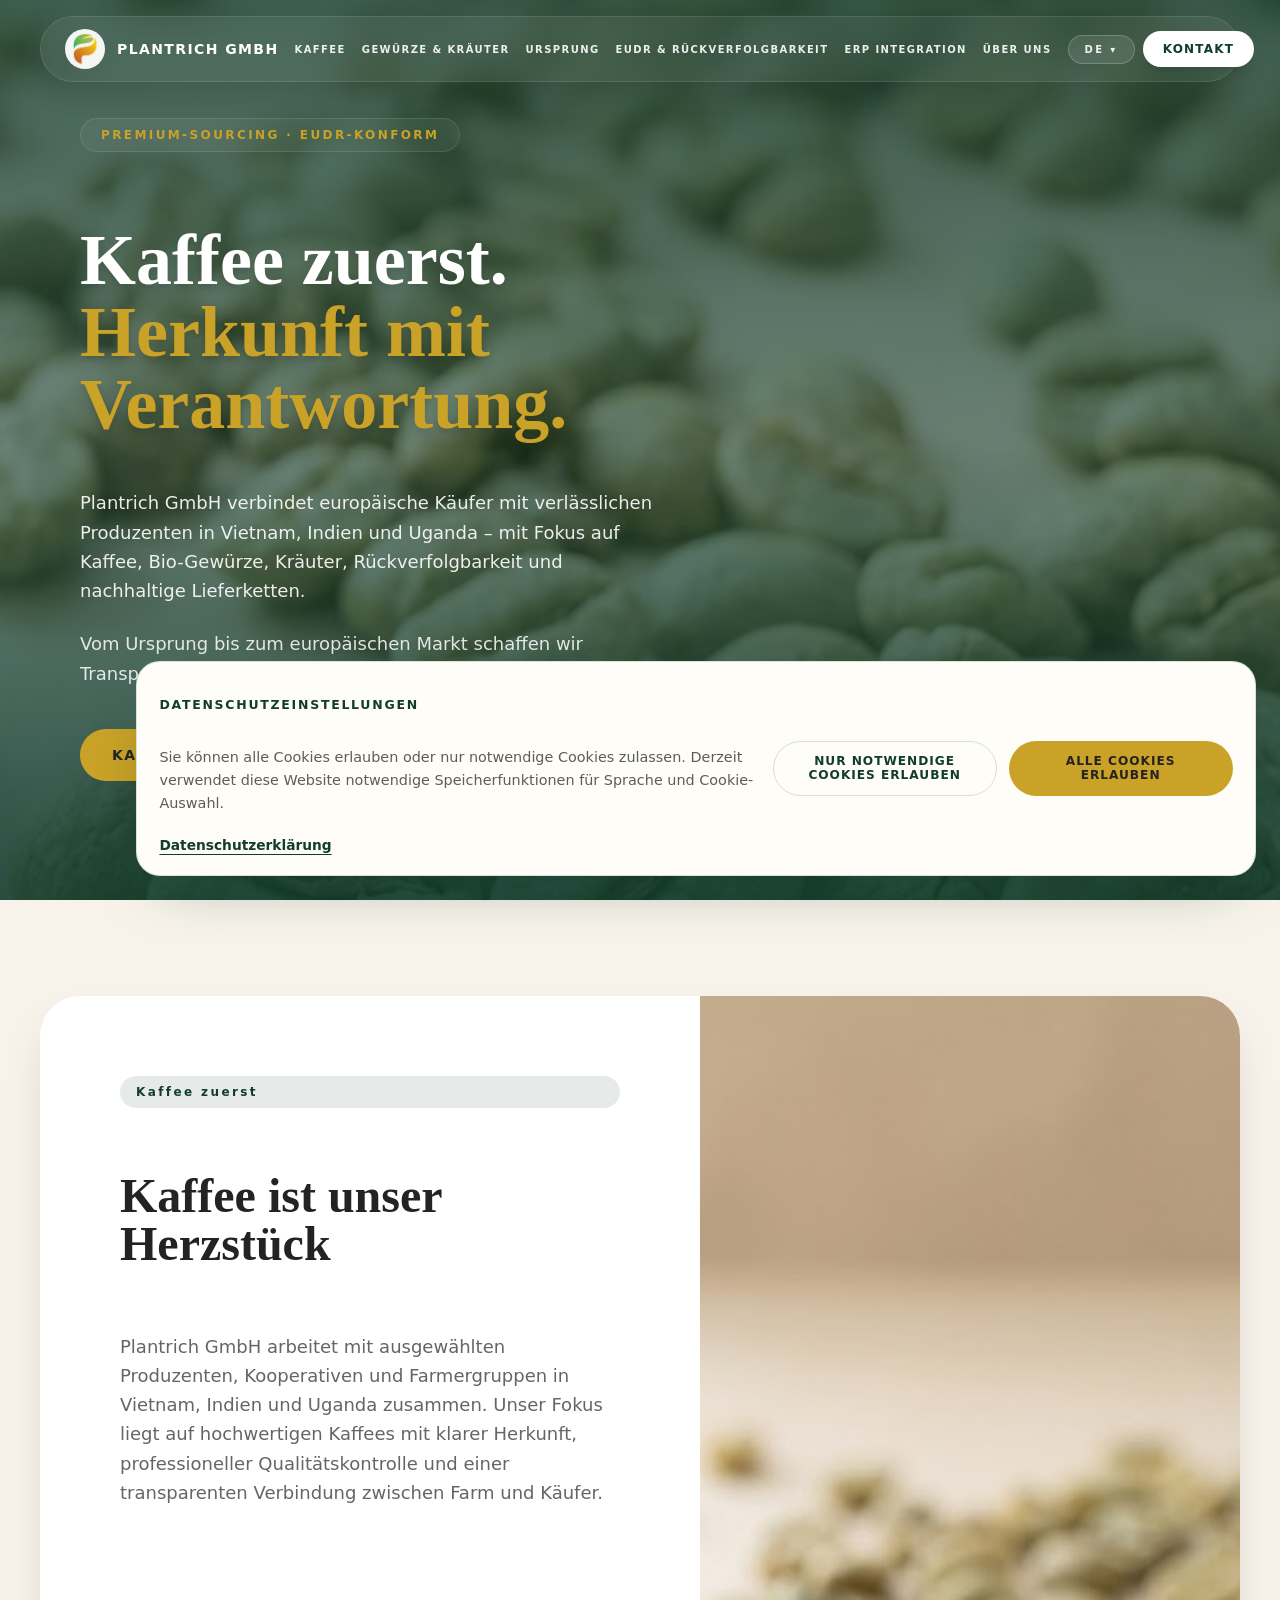
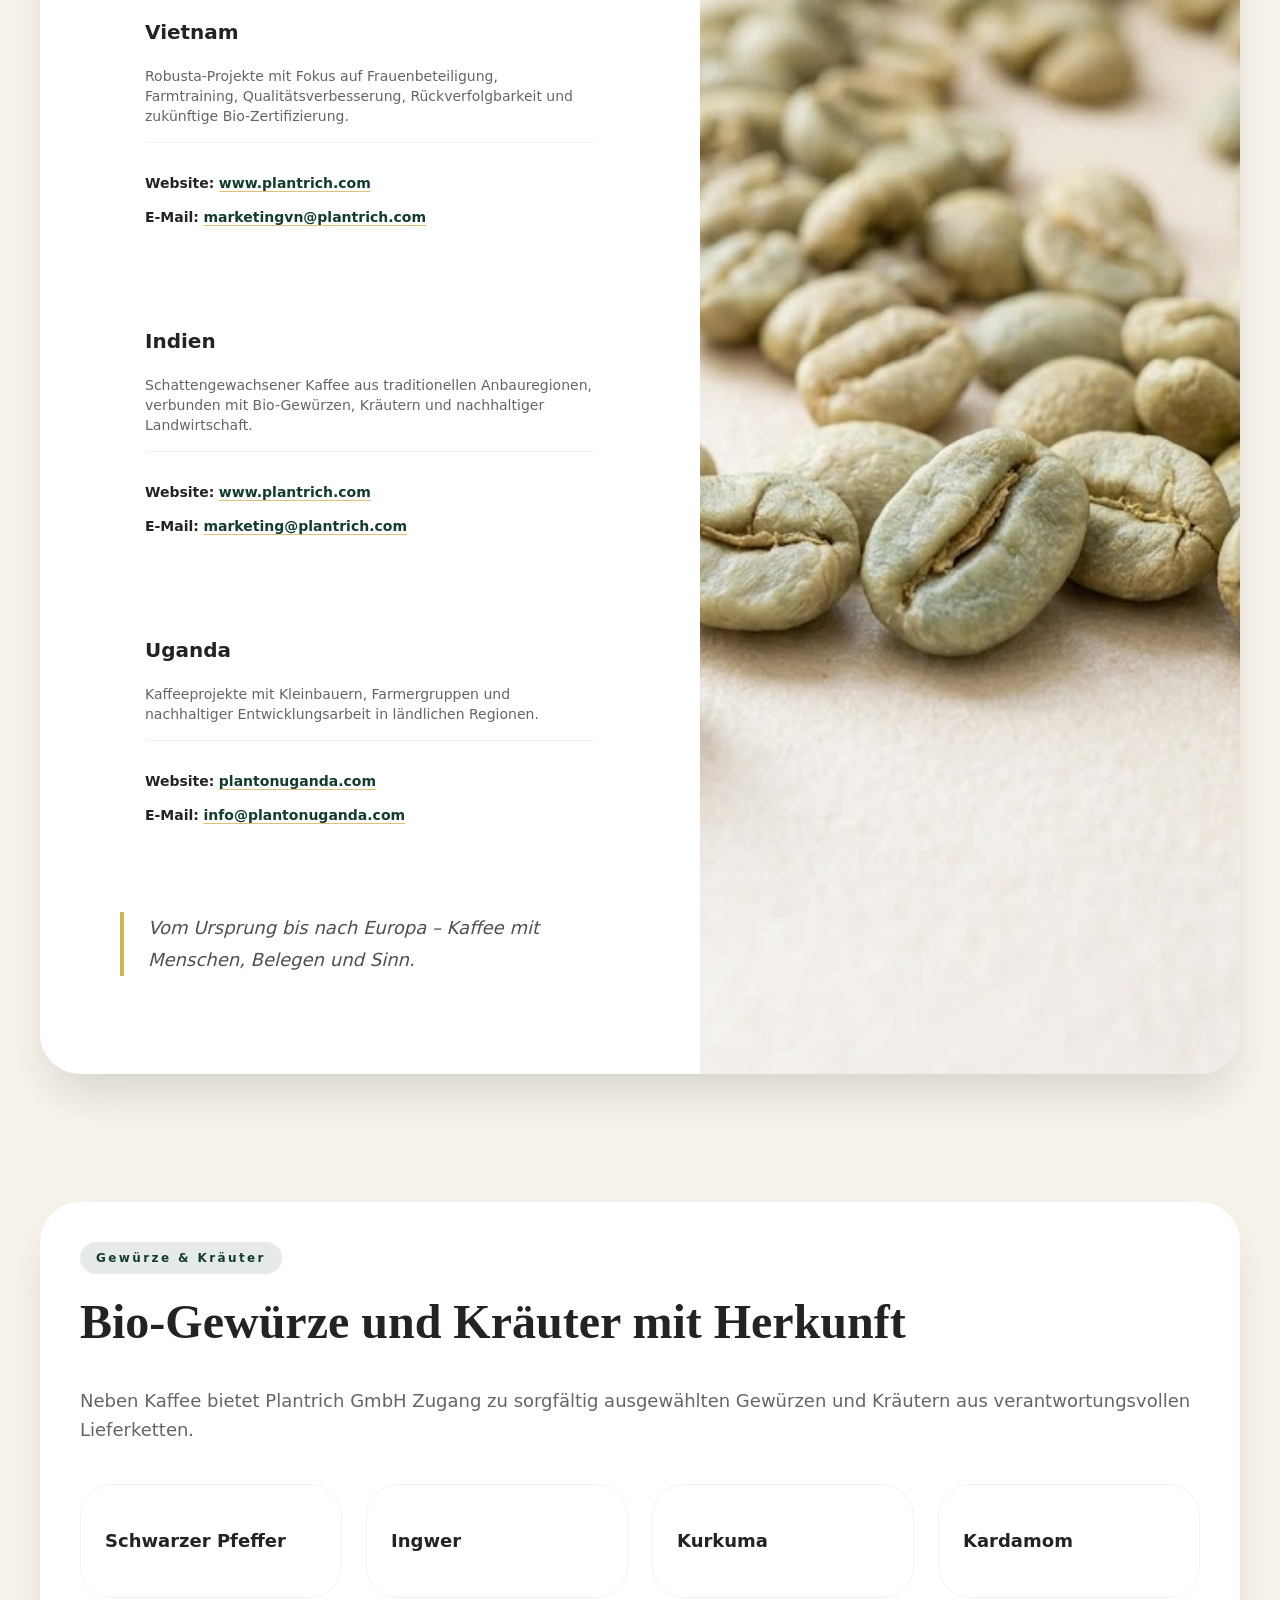
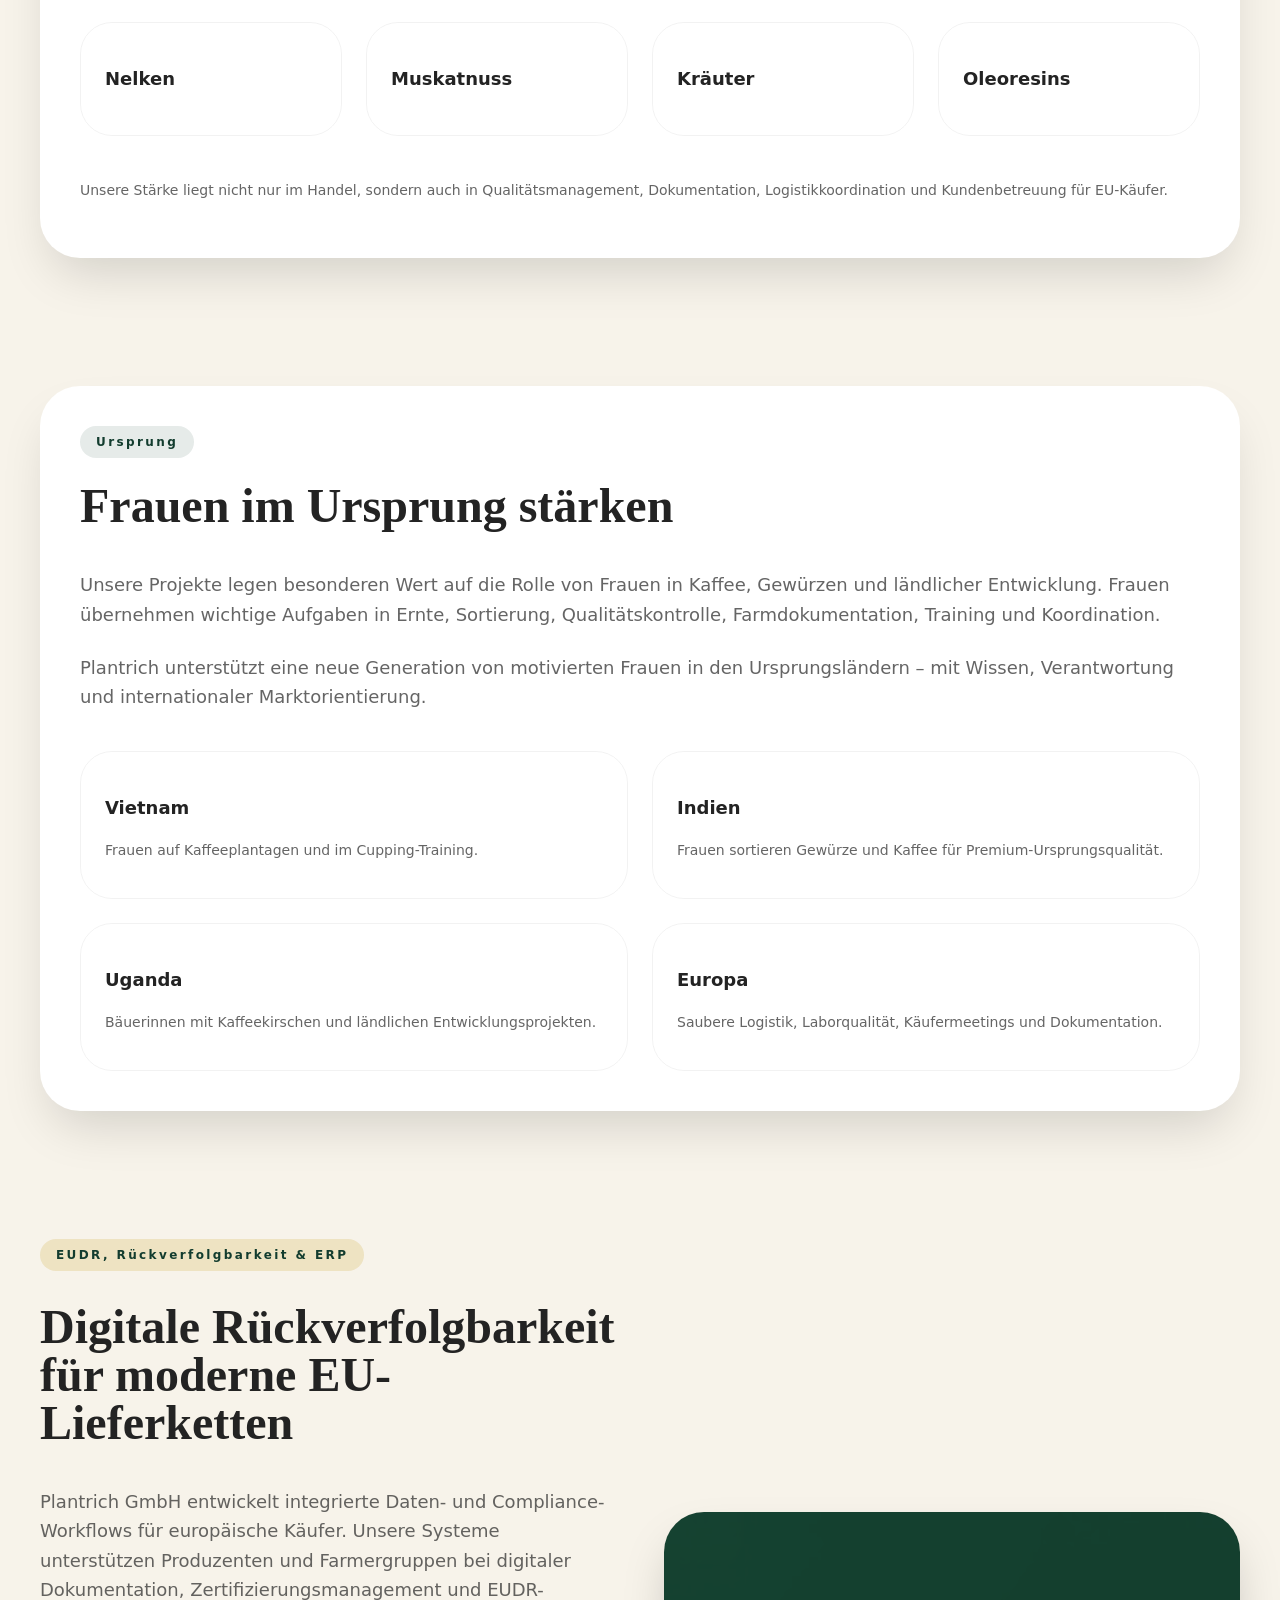
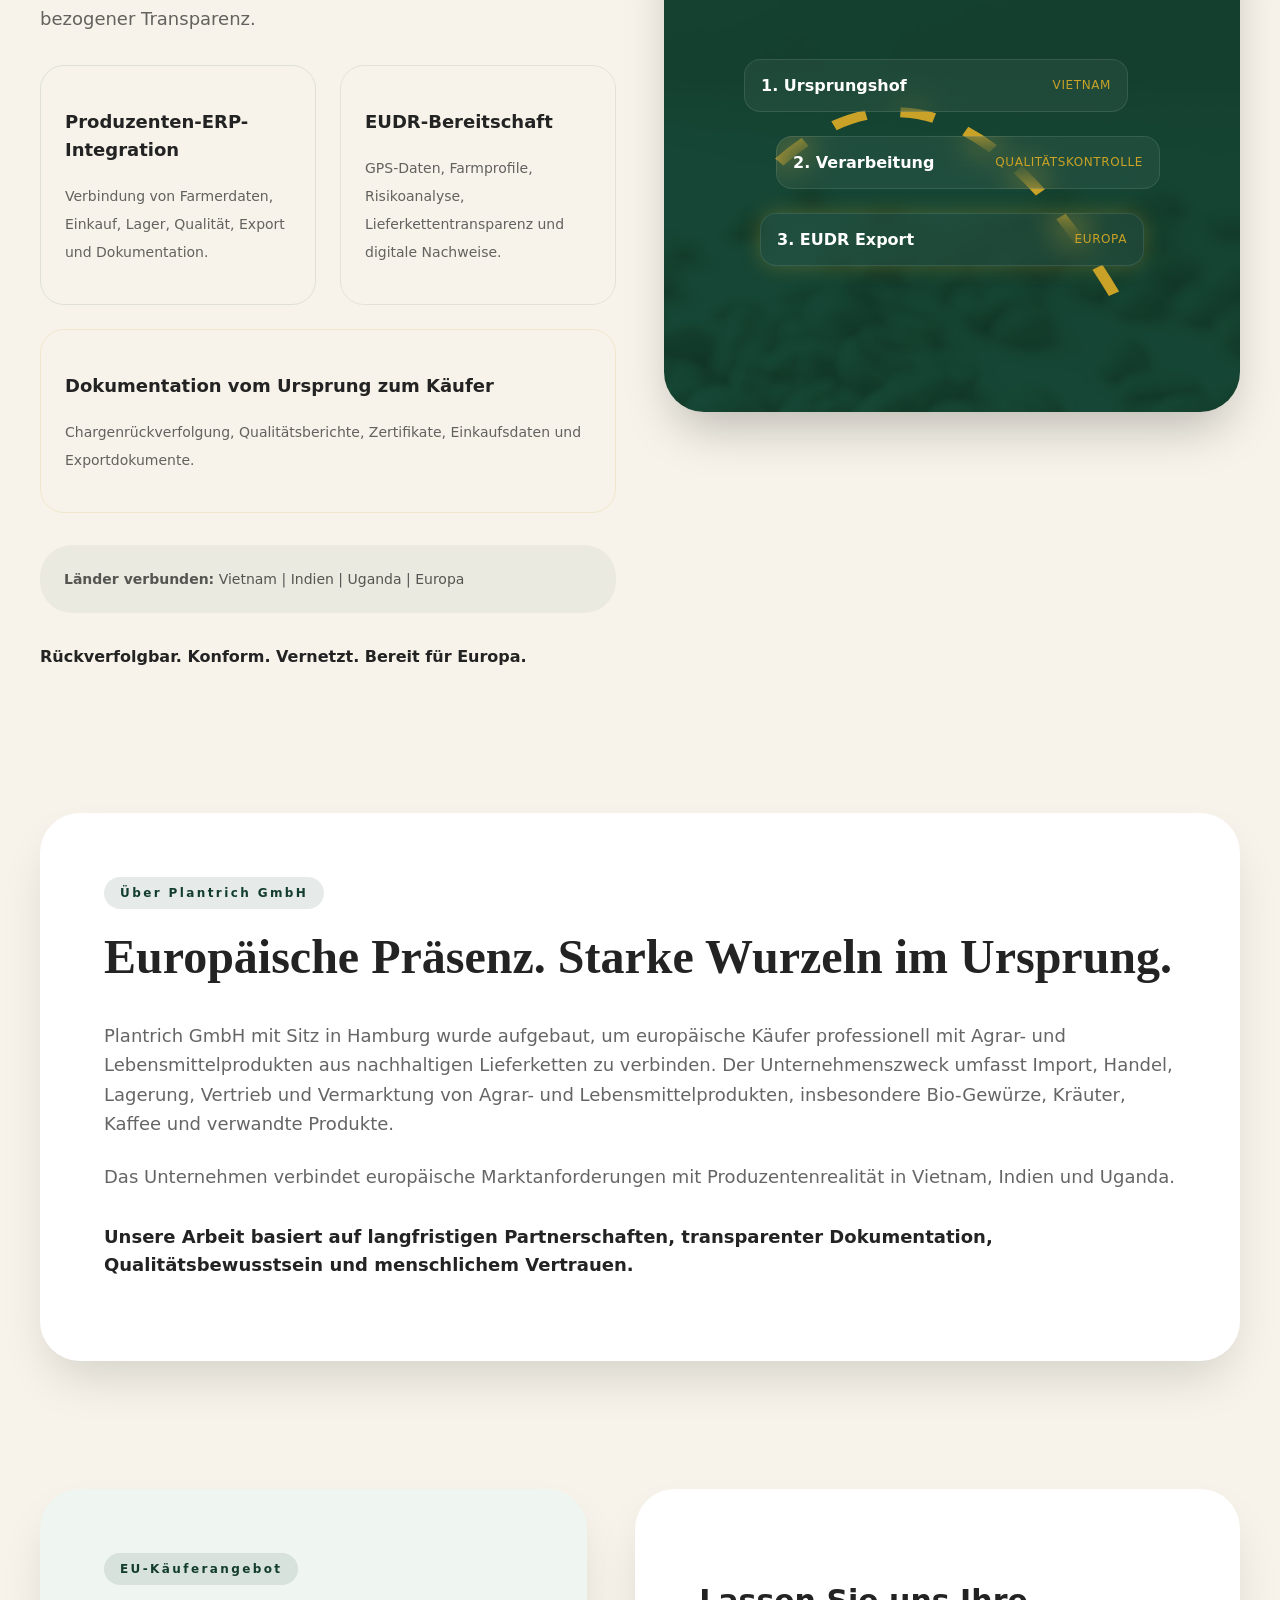
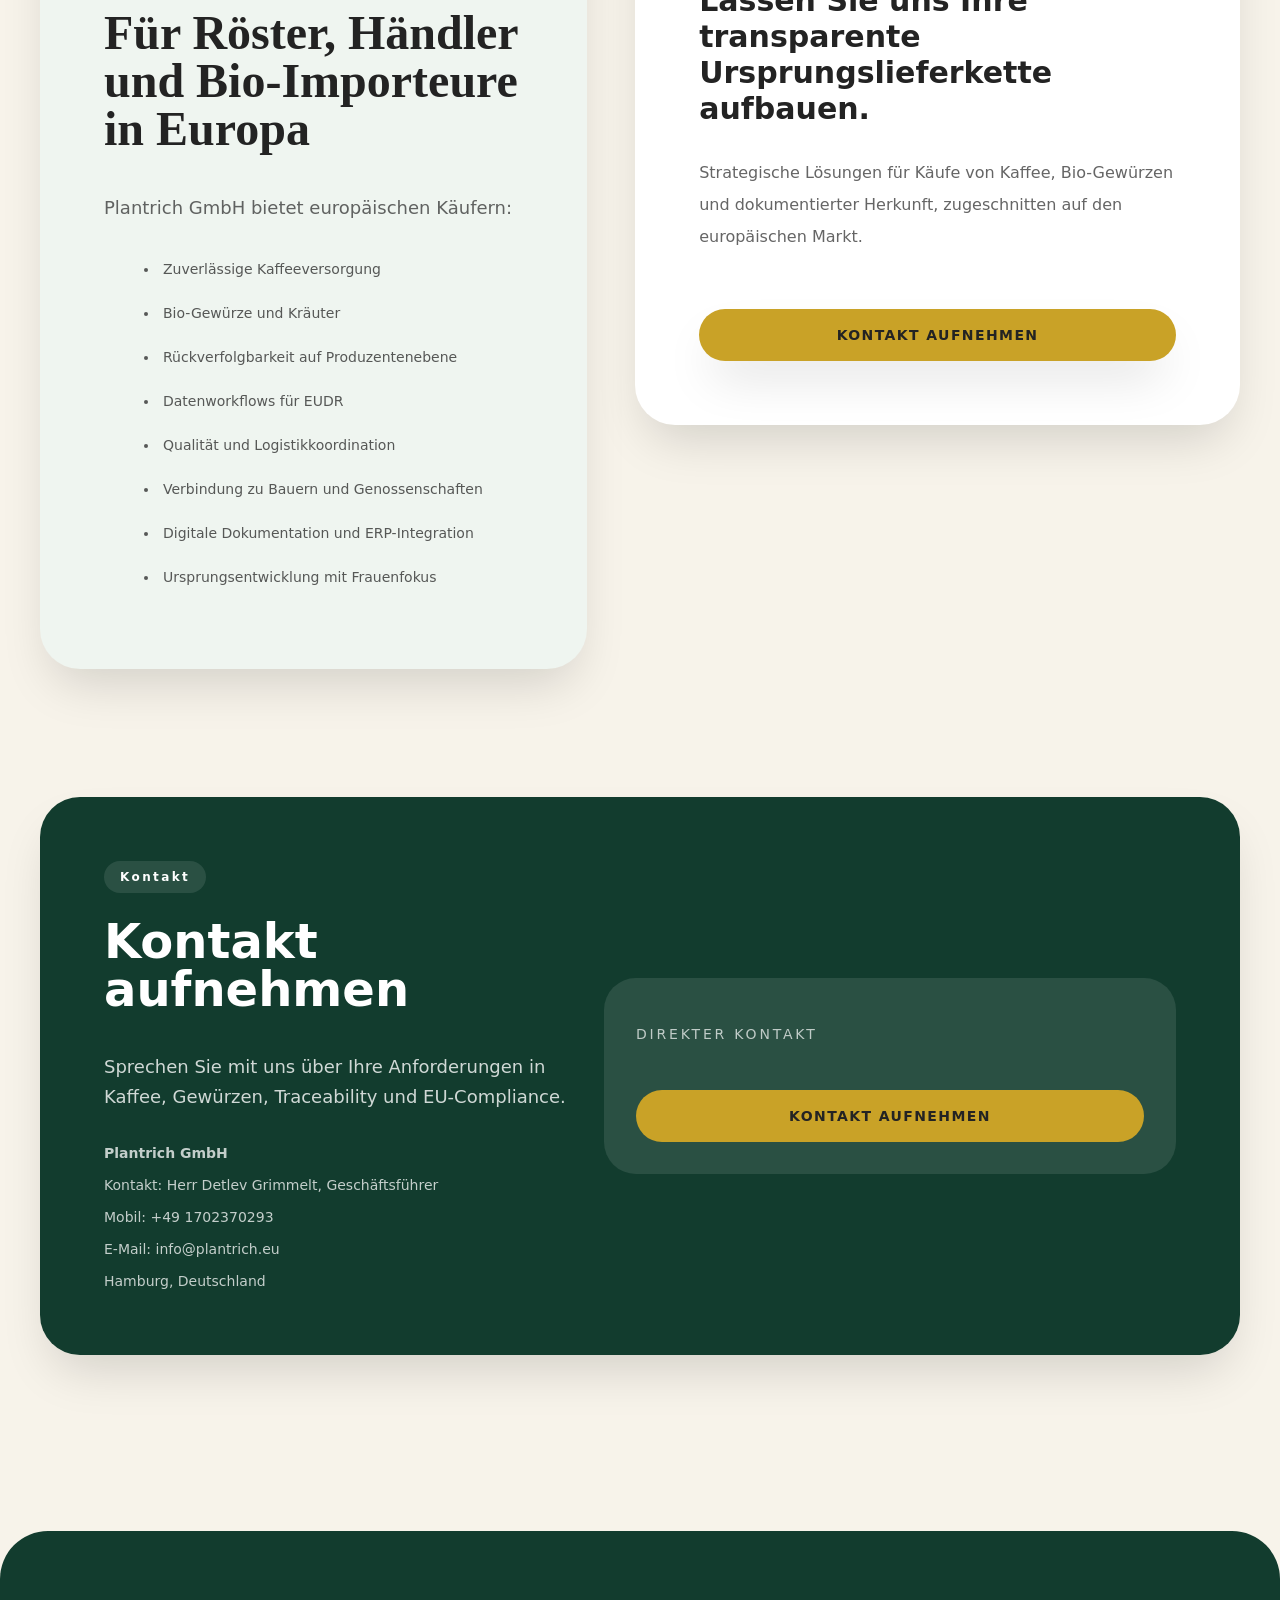
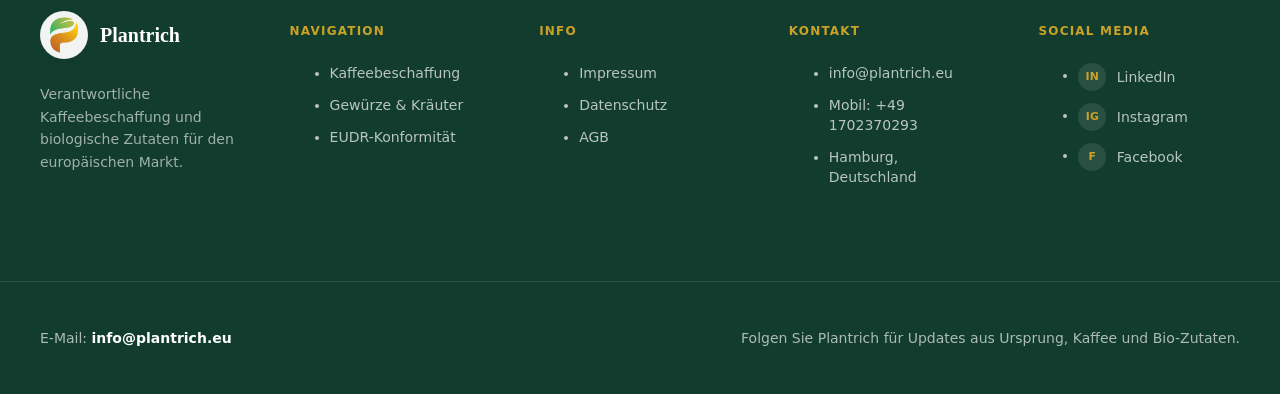
<file: index.html>
<!doctype html>
<html lang="de" class="scroll-smooth">
  <head>
    <meta charset="UTF-8" />
    <meta name="viewport" content="width=device-width, initial-scale=1.0" />
    <title>Plantrich GmbH | Nachhaltige Kaffee- und Bio-Zutatenbeschaffung</title>
    <meta name="description" content="Plantrich GmbH verbindet europäische Käufer mit nachhaltigem Kaffee, Bio-Gewürzen und Kräutern durch transparente Beschaffung und digitale Rückverfolgbarkeit." />
    <link rel="icon" type="image/png" sizes="32x32" href="assets/favicon-32.png" />
    <link rel="apple-touch-icon" sizes="180x180" href="assets/favicon-180.png" />
    <link rel="stylesheet" href="local-utilities.css" />
    <link rel="stylesheet" href="styles.css" />
  </head>
  <body class="bg-cream text-charcoal overflow-x-hidden">
    
    <header class="fixed inset-x-0 top-4 z-50 px-4 sm:px-6 lg:px-10" id="navbarWrapper">
      <nav class="glass-panel mx-auto flex w-full max-w-[1200px] items-center justify-between gap-4 rounded-full px-4 py-3 shadow-glass sm:px-5 lg:px-6" id="navbar" aria-label="Primary navigation">
        <a href="#hero" class="flex items-center gap-3 text-sm font-bold uppercase tracking-widest text-white whitespace-nowrap">
          <span class="brand-logo-mark h-10 w-10">
            <img src="assets/logo.png" alt="" class="brand-logo-image" />
          </span>
          <span class="brand-text hidden sm:inline">Plantrich GmbH</span>
        </a>
        <div class="hidden xl:flex flex-1 items-center justify-center gap-4 text-[10px] font-bold uppercase tracking-[0.14em] text-white/90 whitespace-nowrap">
          <a href="#coffee" class="nav-link hover:text-gold" data-translate-key="navCoffee">Kaffee</a>
          <a href="#spices" class="nav-link hover:text-gold" data-translate-key="navSpices">Gewürze & Kräuter</a>
          <a href="#origins" class="nav-link hover:text-gold" data-translate-key="navOrigins">Ursprung</a>
          <a href="#traceability" class="nav-link hover:text-gold" data-translate-key="navTraceability">EUDR & Rückverfolgbarkeit</a>
          <a href="#erp" class="nav-link hover:text-gold" data-translate-key="navERP">ERP Integration</a>
          <a href="#about" class="nav-link hover:text-gold" data-translate-key="navAbout">Über uns</a>
        </div>
        <div class="flex items-center gap-2 whitespace-nowrap">
          <details class="language-dropdown relative">
            <summary id="languageSummary" class="language-trigger list-none cursor-pointer rounded-full border border-white/20 bg-white/10 px-4 py-2 text-[10px] font-bold uppercase tracking-[0.24em] text-white/90">DE</summary>
            <div class="absolute right-0 mt-3 min-w-[110px] rounded-2xl border border-white/10 bg-white/95 p-2 text-[11px] font-semibold uppercase tracking-[0.24em] text-charcoal shadow-xl">
              <button type="button" data-lang="de" class="language-button w-full text-left block rounded-xl px-3 py-2 hover:bg-cream">DE</button>
              <button type="button" data-lang="en" class="language-button w-full text-left block rounded-xl px-3 py-2 hover:bg-cream">EN</button>
            </div>
          </details>
          <a href="#contact" class="hidden rounded-full bg-white px-5 py-2.5 text-xs font-bold uppercase tracking-widest text-primary shadow-lg transition-transform hover:scale-105 hover:bg-gold hover:text-charcoal xl:inline-flex" data-translate-key="navContactCTA">Kontakt</a>
          <button id="mobileMenuButton" type="button" class="mobile-menu-trigger inline-flex h-10 w-10 items-center justify-center rounded-full border border-white/20 bg-white/10 text-white xl:hidden" aria-expanded="false" aria-controls="mobileMenu">
            <span class="icon-fallback menu-icon-fallback" aria-hidden="true"><span></span><span></span><span></span></span>
            <i data-lucide="menu" class="h-5 w-5" aria-hidden="true"></i>
            <span class="sr-only" data-translate-key="navMenuOpen">Menü öffnen</span>
          </button>
        </div>
      </nav>
      <div id="mobileMenu" class="mx-auto mt-3 hidden w-full max-w-[1200px] xl:hidden">
        <div class="rounded-[1.5rem] border border-white/20 bg-white/95 p-4 text-primary shadow-card backdrop-blur-xl">
          <div class="mb-3 flex items-center justify-between border-b border-primary/10 pb-3">
            <p class="text-xs font-bold uppercase tracking-[0.18em]" data-translate-key="navMenu">Menü</p>
            <button id="mobileMenuClose" type="button" class="inline-flex h-10 w-10 items-center justify-center rounded-full border border-primary/10 bg-primary/5 text-primary">
              <span class="icon-fallback close-icon-fallback" aria-hidden="true"></span>
              <i data-lucide="x" class="h-5 w-5" aria-hidden="true"></i>
              <span class="sr-only" data-translate-key="navMenuClose">Menü schließen</span>
            </button>
          </div>
          <div class="grid gap-2 text-sm font-bold uppercase tracking-[0.12em]">
            <a href="#coffee" class="rounded-2xl px-4 py-3 hover:bg-primary/5" data-mobile-link data-translate-key="navCoffee">Kaffee</a>
            <a href="#spices" class="rounded-2xl px-4 py-3 hover:bg-primary/5" data-mobile-link data-translate-key="navSpices">Gewürze & Kräuter</a>
            <a href="#origins" class="rounded-2xl px-4 py-3 hover:bg-primary/5" data-mobile-link data-translate-key="navOrigins">Ursprung</a>
            <a href="#traceability" class="rounded-2xl px-4 py-3 hover:bg-primary/5" data-mobile-link data-translate-key="navTraceability">EUDR & Rückverfolgbarkeit</a>
            <a href="#erp" class="rounded-2xl px-4 py-3 hover:bg-primary/5" data-mobile-link data-translate-key="navERP">ERP Integration</a>
            <a href="#about" class="rounded-2xl px-4 py-3 hover:bg-primary/5" data-mobile-link data-translate-key="navAbout">Über uns</a>
            <a href="#contact" class="mt-2 rounded-2xl bg-gold px-4 py-3 text-center text-charcoal shadow-soft" data-mobile-link data-translate-key="navContactCTA">Kontakt</a>
          </div>
          <div class="mt-4 flex items-center justify-between border-t border-primary/10 pt-4">
            <p class="text-xs font-bold uppercase tracking-[0.18em] text-primary/70" data-translate-key="languageLabel">Sprache</p>
            <div class="flex gap-2 text-xs font-bold uppercase tracking-[0.16em]">
              <button type="button" data-lang="de" class="language-button rounded-full border border-primary/10 px-4 py-2 hover:bg-primary/5">DE</button>
              <button type="button" data-lang="en" class="language-button rounded-full border border-primary/10 px-4 py-2 hover:bg-primary/5">EN</button>
            </div>
          </div>
        </div>
      </div>
    </header>

    <div class="relative overflow-hidden min-h-screen flex items-center" id="hero">
      <div class="absolute inset-0 bg-gradient-to-b from-primary/80 via-primary/60 to-primary/90 z-10"></div>
      <img src="assets/green-beans.jpeg" alt="Green coffee beans" class="absolute inset-0 h-full w-full object-cover scale-105" />
      
      <div class="relative z-20 mx-auto max-w-[1200px] px-6 py-24 sm:px-10 w-full">
        <div class="gsap-hero-up mb-6 inline-block glass-panel px-5 py-2 rounded-full text-xs font-semibold uppercase tracking-[0.2em] text-gold" data-translate-key="heroBadge">
          Premium-Sourcing · EUDR-konform
        </div>
        <div class="max-w-3xl space-y-6">
          <h1 class="gsap-hero-up text-5xl font-bold leading-tight text-white sm:text-6xl lg:text-7xl text-hero drop-shadow-lg" data-translate-key="heroHeading" data-translate-html>
            Kaffee zuerst. <br/><span class="text-gold">Herkunft mit Verantwortung.</span>
          </h1>
          <p class="gsap-hero-up max-w-xl text-lg leading-relaxed text-white/90 font-light" data-translate-key="heroIntro1">
            Plantrich GmbH verbindet europäische Käufer mit verlässlichen Produzenten in Vietnam, Indien und Uganda – mit Fokus auf Kaffee, Bio-Gewürze, Kräuter, Rückverfolgbarkeit und nachhaltige Lieferketten.
          </p>
          <p class="gsap-hero-up max-w-xl text-lg leading-relaxed text-white/85 font-light" data-translate-key="heroIntro2">
            Vom Ursprung bis zum europäischen Markt schaffen wir Transparenz, Qualität und Vertrauen.
          </p>
          <div class="gsap-hero-up flex flex-col gap-4 sm:flex-row sm:items-center pt-4">
            <a href="#coffee" class="inline-flex items-center justify-center rounded-full bg-gold px-8 py-4 text-sm font-bold uppercase tracking-widest text-charcoal shadow-card transition hover:scale-105 hover:shadow-xl" data-translate-key="heroButtonCoffee">Kaffee entdecken</a>
            <a href="#traceability" class="inline-flex items-center justify-center rounded-full border border-white/30 bg-white/10 px-8 py-4 text-sm font-bold uppercase tracking-widest text-white transition hover:bg-white/15" data-translate-key="heroButtonTrace">EUDR & Traceability ansehen</a>
          </div>
        </div>
      </div>
      
      <div class="absolute bottom-10 left-1/2 -translate-x-1/2 z-20 hidden flex-col items-center gap-3 text-white sm:flex opacity-70">
        <div class="h-12 w-7 rounded-full border-2 border-white/40 p-1">
          <span class="block h-2 w-2 rounded-full bg-gold scroll-indicator mx-auto"></span>
        </div>
      </div>
    </div>

    <main class="relative mx-auto max-w-[1400px] space-y-32 px-6 pb-24 pt-24 sm:px-10">
      
      <section id="coffee" class="gsap-section overflow-hidden rounded-[2.5rem] bg-white shadow-card">
        <div class="grid lg:grid-cols-[1.1fr_0.9fr]">
          <div class="p-10 sm:p-16 lg:p-20 flex flex-col justify-center">
            <div class="mb-6 inline-flex rounded-full bg-primary/10 px-4 py-2 text-xs font-bold tracking-[0.2em] text-primary" data-translate-key="coffeeTag">Kaffee zuerst</div>
            <h2 class="text-4xl font-bold leading-tight text-charcoal sm:text-5xl text-hero" data-translate-key="coffeeHeading">Kaffee ist unser Herzstück</h2>
            <p class="mt-6 text-lg leading-relaxed text-charcoal/70 font-light" data-translate-key="coffeeIntro">Plantrich GmbH arbeitet mit ausgewählten Produzenten, Kooperativen und Farmergruppen in Vietnam, Indien und Uganda zusammen. Unser Fokus liegt auf hochwertigen Kaffees mit klarer Herkunft, professioneller Qualitätskontrolle und einer transparenten Verbindung zwischen Farm und Käufer.</p>
            <div class="mt-12 space-y-4">
              <div class="origin-card group glass-card p-6 rounded-3xl transition duration-300 hover:shadow-xl border border-black/5 hover:border-gold/30" data-origin-url="https://www.plantrich.com" role="link" tabindex="0" aria-label="www.plantrich.com">
                <h3 class="text-xl font-bold text-charcoal">Vietnam</h3>
                <p class="mt-3 text-sm text-charcoal/70" data-translate-key="coffeeVietnamText">Robusta-Projekte mit Fokus auf Frauenbeteiligung, Farmtraining, Qualitätsverbesserung, Rückverfolgbarkeit und zukünftige Bio-Zertifizierung.</p>
                <div class="origin-contact mt-4 border-t border-black/5 pt-4 text-sm">
                  <p><span data-translate-key="originWebsiteLabel">Website:</span> <a href="https://www.plantrich.com" target="_blank" rel="noopener noreferrer">www.plantrich.com</a></p>
                  <p class="mt-2"><span data-translate-key="originEmailLabel">E-Mail:</span> <a href="mailto:marketingvn@plantrich.com">marketingvn@plantrich.com</a></p>
                </div>
              </div>
              <div class="origin-card group glass-card p-6 rounded-3xl transition duration-300 hover:shadow-xl border border-black/5 hover:border-gold/30" data-origin-url="https://www.plantrich.com" role="link" tabindex="0" aria-label="www.plantrich.com">
                <h3 class="text-xl font-bold text-charcoal" data-translate-key="countryIndia">Indien</h3>
                <p class="mt-3 text-sm text-charcoal/70" data-translate-key="coffeeIndiaText">Schattengewachsener Kaffee aus traditionellen Anbauregionen, verbunden mit Bio-Gewürzen, Kräutern und nachhaltiger Landwirtschaft.</p>
                <div class="origin-contact mt-4 border-t border-black/5 pt-4 text-sm">
                  <p><span data-translate-key="originWebsiteLabel">Website:</span> <a href="https://www.plantrich.com" target="_blank" rel="noopener noreferrer">www.plantrich.com</a></p>
                  <p class="mt-2"><span data-translate-key="originEmailLabel">E-Mail:</span> <a href="mailto:marketing@plantrich.com">marketing@plantrich.com</a></p>
                </div>
              </div>
              <div class="origin-card group glass-card p-6 rounded-3xl transition duration-300 hover:shadow-xl border border-black/5 hover:border-gold/30" data-origin-url="https://plantonuganda.com" role="link" tabindex="0" aria-label="plantonuganda.com">
                <h3 class="text-xl font-bold text-charcoal">Uganda</h3>
                <p class="mt-3 text-sm text-charcoal/70" data-translate-key="coffeeUgandaText">Kaffeeprojekte mit Kleinbauern, Farmergruppen und nachhaltiger Entwicklungsarbeit in ländlichen Regionen.</p>
                <div class="origin-contact mt-4 border-t border-black/5 pt-4 text-sm">
                  <p><span data-translate-key="originWebsiteLabel">Website:</span> <a href="https://plantonuganda.com" target="_blank" rel="noopener noreferrer">plantonuganda.com</a></p>
                  <p class="mt-2"><span data-translate-key="originEmailLabel">E-Mail:</span> <a href="mailto:info@plantonuganda.com">info@plantonuganda.com</a></p>
                </div>
              </div>
            </div>
            <p class="mt-12 border-l-4 border-gold/80 pl-6 text-lg italic leading-8 text-charcoal/80" data-translate-key="coffeeQuote">Vom Ursprung bis nach Europa – Kaffee mit Menschen, Belegen und Sinn.</p>
          </div>
          <div class="relative h-96 lg:h-auto img-zoom-container">
            <img src="assets/green-beans.jpeg" alt="Green coffee beans" class="absolute inset-0 h-full w-full object-cover" />
          </div>
        </div>
      </section>

      <section id="spices" class="gsap-section rounded-[2.5rem] bg-white p-10 shadow-card">
        <div class="inline-flex rounded-full bg-primary/10 px-4 py-2 text-xs font-bold tracking-[0.2em] text-primary" data-translate-key="spicesTag">Gewürze & Kräuter</div>
        <h2 class="mt-6 text-4xl font-bold leading-tight text-charcoal sm:text-5xl text-hero" data-translate-key="spicesHeading">Bio-Gewürze und Kräuter mit Herkunft</h2>
        <p class="mt-6 text-lg leading-relaxed text-charcoal/70 font-light" data-translate-key="spicesIntro">Neben Kaffee bietet Plantrich GmbH Zugang zu sorgfältig ausgewählten Gewürzen und Kräutern aus verantwortungsvollen Lieferketten.</p>
        <div class="mt-10 grid gap-6 sm:grid-cols-2 lg:grid-cols-4">
          <div class="rounded-[2rem] border border-black/5 p-6">
            <h3 class="text-lg font-semibold text-charcoal" data-translate-key="spicesCard1">Schwarzer Pfeffer</h3>
          </div>
          <div class="rounded-[2rem] border border-black/5 p-6">
            <h3 class="text-lg font-semibold text-charcoal" data-translate-key="spicesCard2">Ingwer</h3>
          </div>
          <div class="rounded-[2rem] border border-black/5 p-6">
            <h3 class="text-lg font-semibold text-charcoal" data-translate-key="spicesCard3">Kurkuma</h3>
          </div>
          <div class="rounded-[2rem] border border-black/5 p-6">
            <h3 class="text-lg font-semibold text-charcoal" data-translate-key="spicesCard4">Kardamom</h3>
          </div>
          <div class="rounded-[2rem] border border-black/5 p-6">
            <h3 class="text-lg font-semibold text-charcoal" data-translate-key="spicesCard5">Nelken</h3>
          </div>
          <div class="rounded-[2rem] border border-black/5 p-6">
            <h3 class="text-lg font-semibold text-charcoal" data-translate-key="spicesCard6">Muskatnuss</h3>
          </div>
          <div class="rounded-[2rem] border border-black/5 p-6">
            <h3 class="text-lg font-semibold text-charcoal" data-translate-key="spicesCard7">Kräuter</h3>
          </div>
          <div class="rounded-[2rem] border border-black/5 p-6">
            <h3 class="text-lg font-semibold text-charcoal" data-translate-key="spicesCard8">Oleoresins</h3>
          </div>
        </div>
        <p class="mt-10 text-sm leading-7 text-charcoal/70" data-translate-key="spicesStrength">Unsere Stärke liegt nicht nur im Handel, sondern auch in Qualitätsmanagement, Dokumentation, Logistikkoordination und Kundenbetreuung für EU-Käufer.</p>
      </section>

      <section id="origins" class="gsap-section rounded-[2.5rem] bg-white p-10 shadow-card">
        <div class="inline-flex rounded-full bg-primary/10 px-4 py-2 text-xs font-bold tracking-[0.2em] text-primary" data-translate-key="originsTag">Ursprung</div>
        <h2 class="mt-6 text-4xl font-bold leading-tight text-charcoal sm:text-5xl text-hero" data-translate-key="originsHeading">Frauen im Ursprung stärken</h2>
        <p class="mt-6 text-lg leading-relaxed text-charcoal/70 font-light" data-translate-key="originsIntro1">Unsere Projekte legen besonderen Wert auf die Rolle von Frauen in Kaffee, Gewürzen und ländlicher Entwicklung. Frauen übernehmen wichtige Aufgaben in Ernte, Sortierung, Qualitätskontrolle, Farmdokumentation, Training und Koordination.</p>
        <p class="mt-6 text-lg leading-relaxed text-charcoal/70 font-light" data-translate-key="originsIntro2">Plantrich unterstützt eine neue Generation von motivierten Frauen in den Ursprungsländern – mit Wissen, Verantwortung und internationaler Marktorientierung.</p>
        <div class="mt-10 grid gap-6 sm:grid-cols-2">
          <div class="rounded-[2rem] border border-black/5 p-6">
            <h3 class="text-lg font-semibold text-charcoal">Vietnam</h3>
            <p class="mt-3 text-sm text-charcoal/70" data-translate-key="originTextVietnam">Frauen auf Kaffeeplantagen und im Cupping-Training.</p>
          </div>
          <div class="rounded-[2rem] border border-black/5 p-6">
            <h3 class="text-lg font-semibold text-charcoal" data-translate-key="countryIndia">Indien</h3>
            <p class="mt-3 text-sm text-charcoal/70" data-translate-key="originTextIndia">Frauen sortieren Gewürze und Kaffee für Premium-Ursprungsqualität.</p>
          </div>
          <div class="rounded-[2rem] border border-black/5 p-6">
            <h3 class="text-lg font-semibold text-charcoal">Uganda</h3>
            <p class="mt-3 text-sm text-charcoal/70" data-translate-key="originTextUganda">Bäuerinnen mit Kaffeekirschen und ländlichen Entwicklungsprojekten.</p>
          </div>
          <div class="rounded-[2rem] border border-black/5 p-6">
            <h3 class="text-lg font-semibold text-charcoal" data-translate-key="originTitleEurope">Europa</h3>
            <p class="mt-3 text-sm text-charcoal/70" data-translate-key="originTextEurope">Saubere Logistik, Laborqualität, Käufermeetings und Dokumentation.</p>
          </div>
        </div>
      </section>

      <div id="erp"></div>
      <section id="traceability" class="gsap-section grid gap-12 lg:grid-cols-2 items-center">
        <div class="space-y-8">
          <div class="inline-flex rounded-full bg-gold/20 px-4 py-2 text-xs font-bold tracking-[0.2em] text-primary" data-translate-key="traceTag">EUDR, Rückverfolgbarkeit & ERP</div>
          <h2 class="text-4xl font-bold text-charcoal sm:text-5xl text-hero" data-translate-key="traceHeading">Digitale Rückverfolgbarkeit für moderne EU-Lieferketten</h2>
          <p class="text-lg leading-relaxed text-charcoal/70 font-light" data-translate-key="traceIntro">Plantrich GmbH entwickelt integrierte Daten- und Compliance-Workflows für europäische Käufer. Unsere Systeme unterstützen Produzenten und Farmergruppen bei digitaler Dokumentation, Zertifizierungsmanagement und EUDR-bezogener Transparenz.</p>
          <div class="grid gap-6 sm:grid-cols-2">
            <div class="rounded-3xl border border-primary/10 p-6">
              <h3 class="text-lg font-semibold text-charcoal" data-translate-key="traceCard1Title">Produzenten-ERP-Integration</h3>
              <p class="mt-3 text-sm leading-7 text-charcoal/70" data-translate-key="traceCard1Text">Verbindung von Farmerdaten, Einkauf, Lager, Qualität, Export und Dokumentation.</p>
            </div>
            <div class="rounded-3xl border border-coffee/10 p-6">
              <h3 class="text-lg font-semibold text-charcoal" data-translate-key="traceCard2Title">EUDR-Bereitschaft</h3>
              <p class="mt-3 text-sm leading-7 text-charcoal/70" data-translate-key="traceCard2Text">GPS-Daten, Farmprofile, Risikoanalyse, Lieferkettentransparenz und digitale Nachweise.</p>
            </div>
            <div class="rounded-3xl border border-gold/15 p-6 sm:col-span-2">
              <h3 class="text-lg font-semibold text-charcoal" data-translate-key="traceCard3Title">Dokumentation vom Ursprung zum Käufer</h3>
              <p class="mt-3 text-sm leading-7 text-charcoal/70" data-translate-key="traceCard3Text">Chargenrückverfolgung, Qualitätsberichte, Zertifikate, Einkaufsdaten und Exportdokumente.</p>
            </div>
          </div>
          <div class="mt-6 rounded-[2rem] bg-primary/5 p-6 text-sm text-charcoal/75">
            <strong class="font-semibold" data-translate-key="traceCountriesLabel">Länder verbunden:</strong> <span data-translate-key="traceCountries">Vietnam | Indien | Uganda | Europa</span>
          </div>
          <p class="mt-8 text-base font-semibold text-charcoal" data-translate-key="traceSummary">Rückverfolgbar. Konform. Vernetzt. Bereit für Europa.</p>
        </div>
        
        <div class="relative rounded-[2.5rem] bg-primary p-8 shadow-2xl overflow-hidden h-[500px] flex items-center justify-center">
          <div class="absolute inset-0 opacity-20 bg-beans bg-cover mix-blend-overlay"></div>
          
          <svg class="absolute inset-0 h-full w-full z-10" viewBox="0 0 100 100" preserveAspectRatio="none">
             <path d="M 20 50 Q 50 20 80 80" fill="transparent" class="map-line" />
          </svg>

          <div class="relative z-20 flex flex-col gap-6 w-full max-w-sm">
             <div class="glass-panel p-4 rounded-2xl flex justify-between items-center transform -translate-x-4">
                <span class="text-white font-bold" data-translate-key="mapLabel1">1. Ursprungshof</span>
                <span class="text-gold text-xs uppercase tracking-wider" data-translate-key="mapLabel1Tag">Vietnam</span>
             </div>
             <div class="glass-panel p-4 rounded-2xl flex justify-between items-center transform translate-x-4">
                <span class="text-white font-bold" data-translate-key="mapLabel2">2. Verarbeitung</span>
                <span class="text-gold text-xs uppercase tracking-wider" data-translate-key="mapLabel2Tag">Qualitätskontrolle</span>
             </div>
             <div class="glass-panel p-4 rounded-2xl flex justify-between items-center bg-white/20 border-gold/50 shadow-[0_0_20px_rgba(201,162,39,0.3)]">
                <span class="text-white font-bold" data-translate-key="mapLabel3">3. EUDR Export</span>
                <span class="text-gold text-xs uppercase tracking-wider" data-translate-key="mapLabel3Tag">Europa</span>
             </div>
          </div>
        </div>
      </section>

      <section id="about" class="gsap-section rounded-[2.5rem] bg-white p-10 sm:p-16 shadow-card">
        <div class="inline-flex rounded-full bg-primary/10 px-4 py-2 text-xs font-bold tracking-[0.2em] text-primary" data-translate-key="aboutTag">Über Plantrich GmbH</div>
        <h2 class="mt-6 text-4xl font-bold leading-tight text-charcoal sm:text-5xl text-hero" data-translate-key="aboutHeading">Europäische Präsenz. Starke Wurzeln im Ursprung.</h2>
        <p class="mt-6 text-lg leading-relaxed text-charcoal/70 font-light" data-translate-key="aboutPara1">Plantrich GmbH mit Sitz in Hamburg wurde aufgebaut, um europäische Käufer professionell mit Agrar- und Lebensmittelprodukten aus nachhaltigen Lieferketten zu verbinden. Der Unternehmenszweck umfasst Import, Handel, Lagerung, Vertrieb und Vermarktung von Agrar- und Lebensmittelprodukten, insbesondere Bio-Gewürze, Kräuter, Kaffee und verwandte Produkte.</p>
        <p class="mt-6 text-lg leading-relaxed text-charcoal/70 font-light" data-translate-key="aboutPara2">Das Unternehmen verbindet europäische Marktanforderungen mit Produzentenrealität in Vietnam, Indien und Uganda.</p>
        <p class="mt-8 text-lg font-semibold text-charcoal" data-translate-key="aboutPara3">Unsere Arbeit basiert auf langfristigen Partnerschaften, transparenter Dokumentation, Qualitätsbewusstsein und menschlichem Vertrauen.</p>
      </section>

      <section id="buyer" class="gsap-section grid gap-12 lg:grid-cols-[0.95fr_1.05fr] items-start">
        <div class="rounded-[2.5rem] bg-[#eff5f0] p-10 sm:p-16 shadow-card">
          <div class="inline-flex rounded-full bg-primary/10 px-4 py-2 text-xs font-bold tracking-[0.2em] text-primary" data-translate-key="buyerTag">EU-Käuferangebot</div>
          <h2 class="mt-6 text-4xl font-bold leading-tight text-charcoal sm:text-5xl text-hero" data-translate-key="buyerHeading">Für Röster, Händler und Bio-Importeure in Europa</h2>
          <p class="mt-6 text-lg leading-relaxed text-charcoal/70 font-light" data-translate-key="buyerIntro">Plantrich GmbH bietet europäischen Käufern:</p>
          <ul class="mt-8 space-y-4 text-sm leading-7 text-charcoal/75 list-disc list-inside">
            <li data-translate-key="buyerList1">Zuverlässige Kaffeeversorgung</li>
            <li data-translate-key="buyerList2">Bio-Gewürze und Kräuter</li>
            <li data-translate-key="buyerList3">Rückverfolgbarkeit auf Produzentenebene</li>
            <li data-translate-key="buyerList4">Datenworkflows für EUDR</li>
            <li data-translate-key="buyerList5">Qualität und Logistikkoordination</li>
            <li data-translate-key="buyerList6">Verbindung zu Bauern und Genossenschaften</li>
            <li data-translate-key="buyerList7">Digitale Dokumentation und ERP-Integration</li>
            <li data-translate-key="buyerList8">Ursprungsentwicklung mit Frauenfokus</li>
          </ul>
        </div>
        <div class="rounded-[2.5rem] bg-white p-10 sm:p-16 shadow-card flex flex-col justify-between">
          <div>
            <h3 class="text-3xl font-semibold text-charcoal" data-translate-key="buyerSideHeading">Lassen Sie uns Ihre transparente Ursprungslieferkette aufbauen.</h3>
            <p class="mt-6 text-base leading-8 text-charcoal/70" data-translate-key="buyerSideIntro">Strategische Lösungen für Käufe von Kaffee, Bio-Gewürzen und dokumentierter Herkunft, zugeschnitten auf den europäischen Markt.</p>
          </div>
          <a href="#contact" class="mt-10 inline-flex items-center justify-center rounded-full bg-gold px-8 py-4 text-sm font-bold uppercase tracking-widest text-charcoal shadow-card transition hover:-translate-y-1" data-translate-key="buyerButton">Kontakt aufnehmen</a>
        </div>
      </section>

      <section id="contact" class="gsap-section rounded-[2.5rem] bg-primary text-white p-10 sm:p-16 shadow-card">
        <div class="grid gap-8 lg:grid-cols-[0.9fr_1.1fr] items-center">
          <div>
            <div class="inline-flex rounded-full bg-white/10 px-4 py-2 text-xs font-bold tracking-[0.2em] text-white" data-translate-key="contactTag">Kontakt</div>
            <h2 class="mt-6 text-4xl font-bold leading-tight text-white sm:text-5xl" data-translate-key="contactHeading">Kontakt aufnehmen</h2>
            <p class="mt-6 text-lg leading-relaxed text-white/80" data-translate-key="contactIntro">Sprechen Sie mit uns über Ihre Anforderungen in Kaffee, Gewürzen, Traceability und EU-Compliance.</p>
            <div class="mt-8 space-y-3 text-sm text-white/75">
              <div><strong>Plantrich GmbH</strong></div>
              <div data-translate-key="contactPerson">Kontakt: Herr Detlev Grimmelt, Geschäftsführer</div>
              <div><span data-translate-key="contactMobileLabel">Mobil:</span> <a href="tel:+491702370293" class="hover:text-white">+49 1702370293</a></div>
              <div><span data-translate-key="contactEmailLabel">E-Mail:</span> <a href="mailto:info@plantrich.eu" class="hover:text-white">info@plantrich.eu</a></div>
              <div data-translate-key="contactLocation">Hamburg, Deutschland</div>
            </div>
          </div>
          <div class="rounded-[2rem] bg-white/10 p-8">
            <p class="text-sm uppercase tracking-[0.2em] text-white/70" data-translate-key="directContact">Direkter Kontakt</p>
            <a href="mailto:info@plantrich.eu" class="mt-8 inline-flex w-full items-center justify-center rounded-full bg-gold px-6 py-4 text-sm font-bold uppercase tracking-widest text-charcoal transition hover:bg-white hover:text-charcoal" data-translate-key="contactButton">Kontakt aufnehmen</a>
          </div>
        </div>
      </section>

    </main>

    <footer class="bg-primary text-white rounded-t-[3rem] mt-20">
      <div class="mx-auto max-w-[1400px] px-6 py-20 sm:px-10 grid gap-12 md:grid-cols-2 lg:grid-cols-5">
        <div class="space-y-6">
          <div class="flex items-center gap-3 text-xl font-bold font-serif text-white">
            <span class="brand-logo-mark h-12 w-12">
              <img src="assets/logo.png" alt="" class="brand-logo-image" />
            </span>Plantrich
          </div>
          <p class="text-sm leading-relaxed text-white/60" data-translate-key="footerDesc">Verantwortliche Kaffeebeschaffung und biologische Zutaten für den europäischen Markt.</p>
        </div>
        <div>
          <h3 class="font-bold mb-6 text-gold uppercase tracking-widest text-xs" data-translate-key="footerNavHeading">Navigation</h3>
          <ul class="space-y-3 text-sm text-white/70">
            <li><a href="#coffee" class="hover:text-white transition" data-translate-key="footerLink1">Kaffeebeschaffung</a></li>
            <li><a href="#spices" class="hover:text-white transition" data-translate-key="footerLink2">Gewürze & Kräuter</a></li>
            <li><a href="#traceability" class="hover:text-white transition" data-translate-key="footerLink3">EUDR-Konformität</a></li>
          </ul>
        </div>
        <div>
          <h3 class="font-bold mb-6 text-gold uppercase tracking-widest text-xs" data-translate-key="footerInfoHeading">Info</h3>
          <ul class="space-y-3 text-sm text-white/70">
            <li><a href="imprint.html" class="hover:text-white transition" data-translate-key="footerImprintLink">Impressum</a></li>
            <li><a href="privacy.html" class="hover:text-white transition" data-translate-key="footerPrivacyLink">Datenschutz</a></li>
            <li><a href="agb.html" class="hover:text-white transition" data-translate-key="footerAgbLink">AGB</a></li>
          </ul>
        </div>
        <div>
          <h3 class="font-bold mb-6 text-gold uppercase tracking-widest text-xs" data-translate-key="footerContactHeading">Kontakt</h3>
          <ul class="space-y-3 text-sm text-white/70">
            <li><a href="mailto:info@plantrich.eu" class="hover:text-white transition">info@plantrich.eu</a></li>
            <li><span data-translate-key="contactMobileLabel">Mobil:</span> <a href="tel:+491702370293" class="hover:text-white transition">+49 1702370293</a></li>
            <li data-translate-key="contactLocation">Hamburg, Deutschland</li>
          </ul>
        </div>
        <div>
          <h3 class="font-bold mb-6 text-gold uppercase tracking-widest text-xs" data-translate-key="footerSocialHeading">Social Media</h3>
          <ul class="space-y-3 text-sm text-white/70">
            <li><a href="https://www.linkedin.com/company/plantrich-gmbh/?viewAsMember=true" class="footer-social-link hover:text-white transition" aria-label="Plantrich LinkedIn"><span>in</span>LinkedIn</a></li>
            <li><a href="#" class="footer-social-link hover:text-white transition" aria-label="Plantrich Instagram"><span>ig</span>Instagram</a></li>
            <li><a href="#" class="footer-social-link hover:text-white transition" aria-label="Plantrich Facebook"><span>f</span>Facebook</a></li>
          </ul>
        </div>
      </div>
      <div class="mx-auto flex max-w-[1400px] flex-col gap-4 border-t border-white/10 px-6 py-8 text-sm text-white/65 sm:px-10 md:flex-row md:items-center md:justify-between">
        <p><span data-translate-key="footerEmailLabel">E-Mail:</span> <a href="mailto:info@plantrich.eu" class="font-semibold text-white hover:text-gold">info@plantrich.eu</a></p>
        <p data-translate-key="footerSocialNote">Folgen Sie Plantrich für Updates aus Ursprung, Kaffee und Bio-Zutaten.</p>
      </div>
    </footer>

    <script src="languages/de.js"></script>
    <script src="languages/en.js"></script>
    <script src="script.js"></script>
  </body>
</html>
</file>
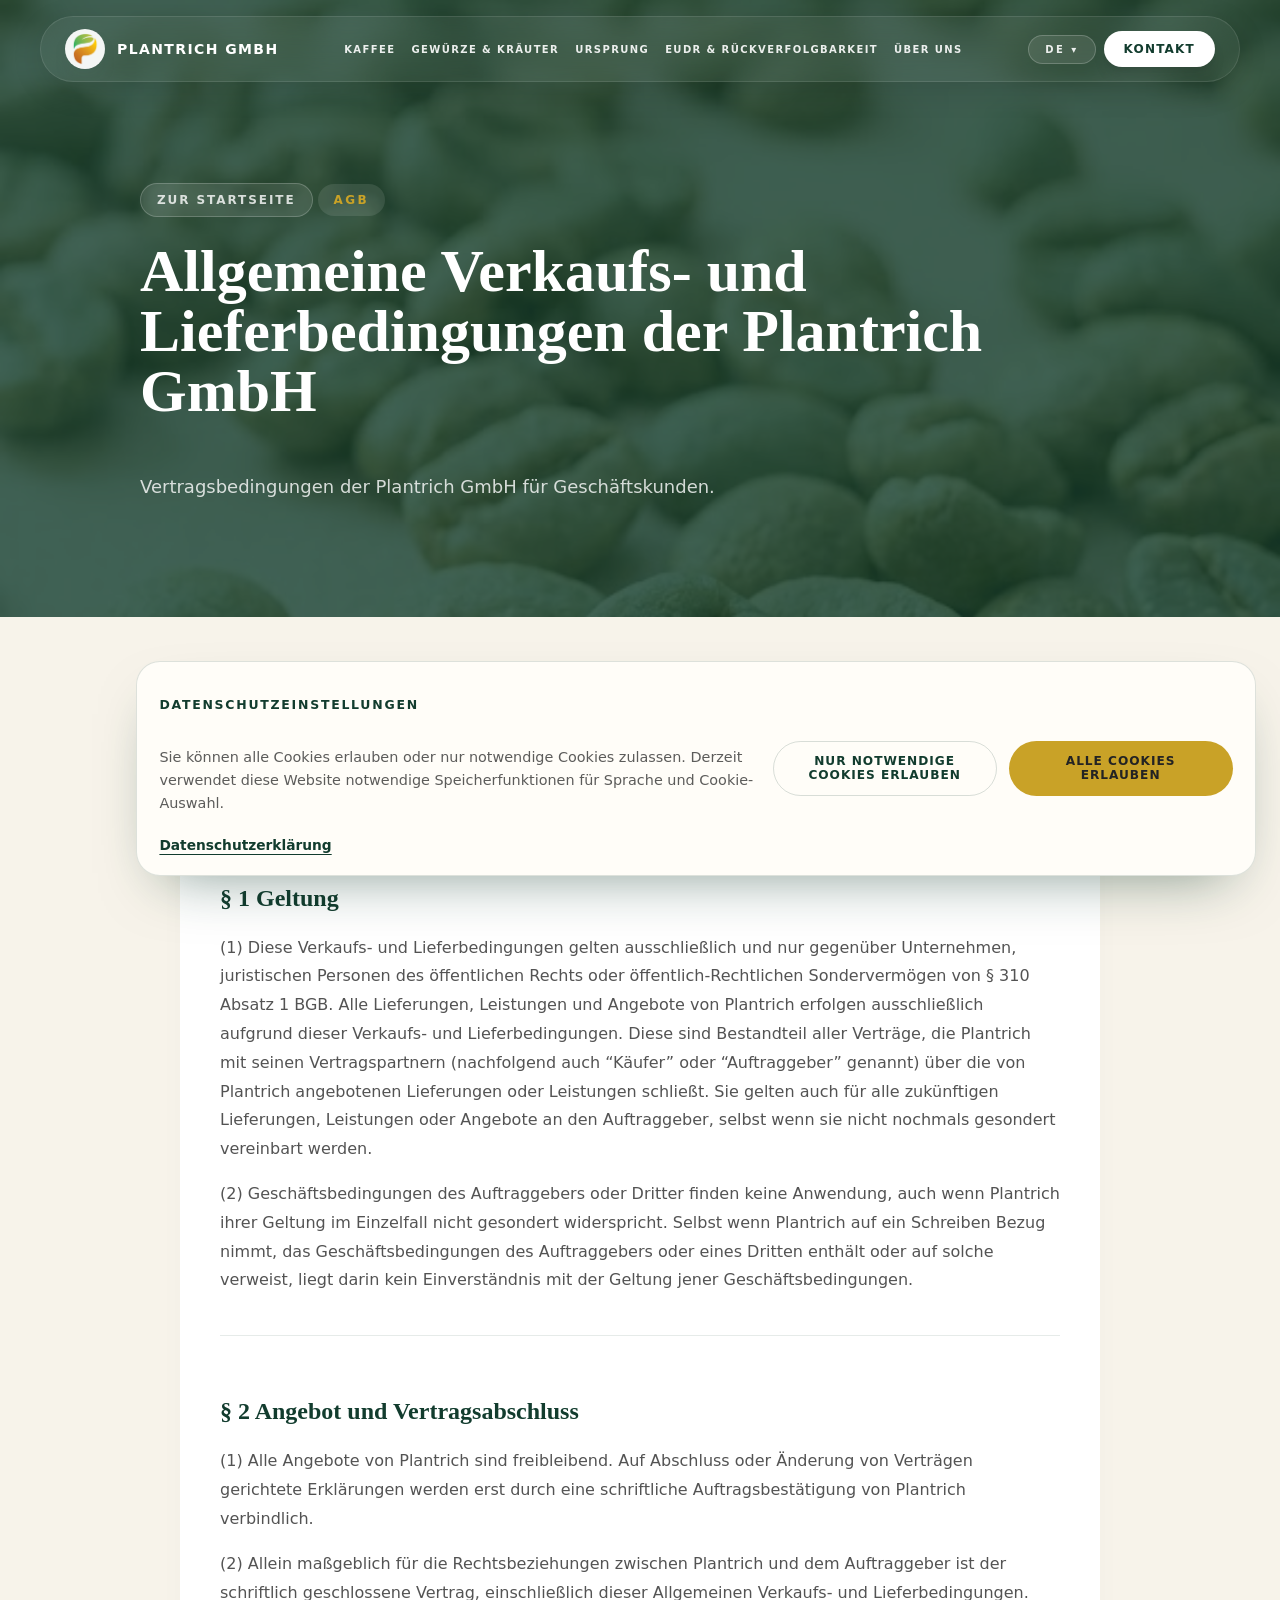
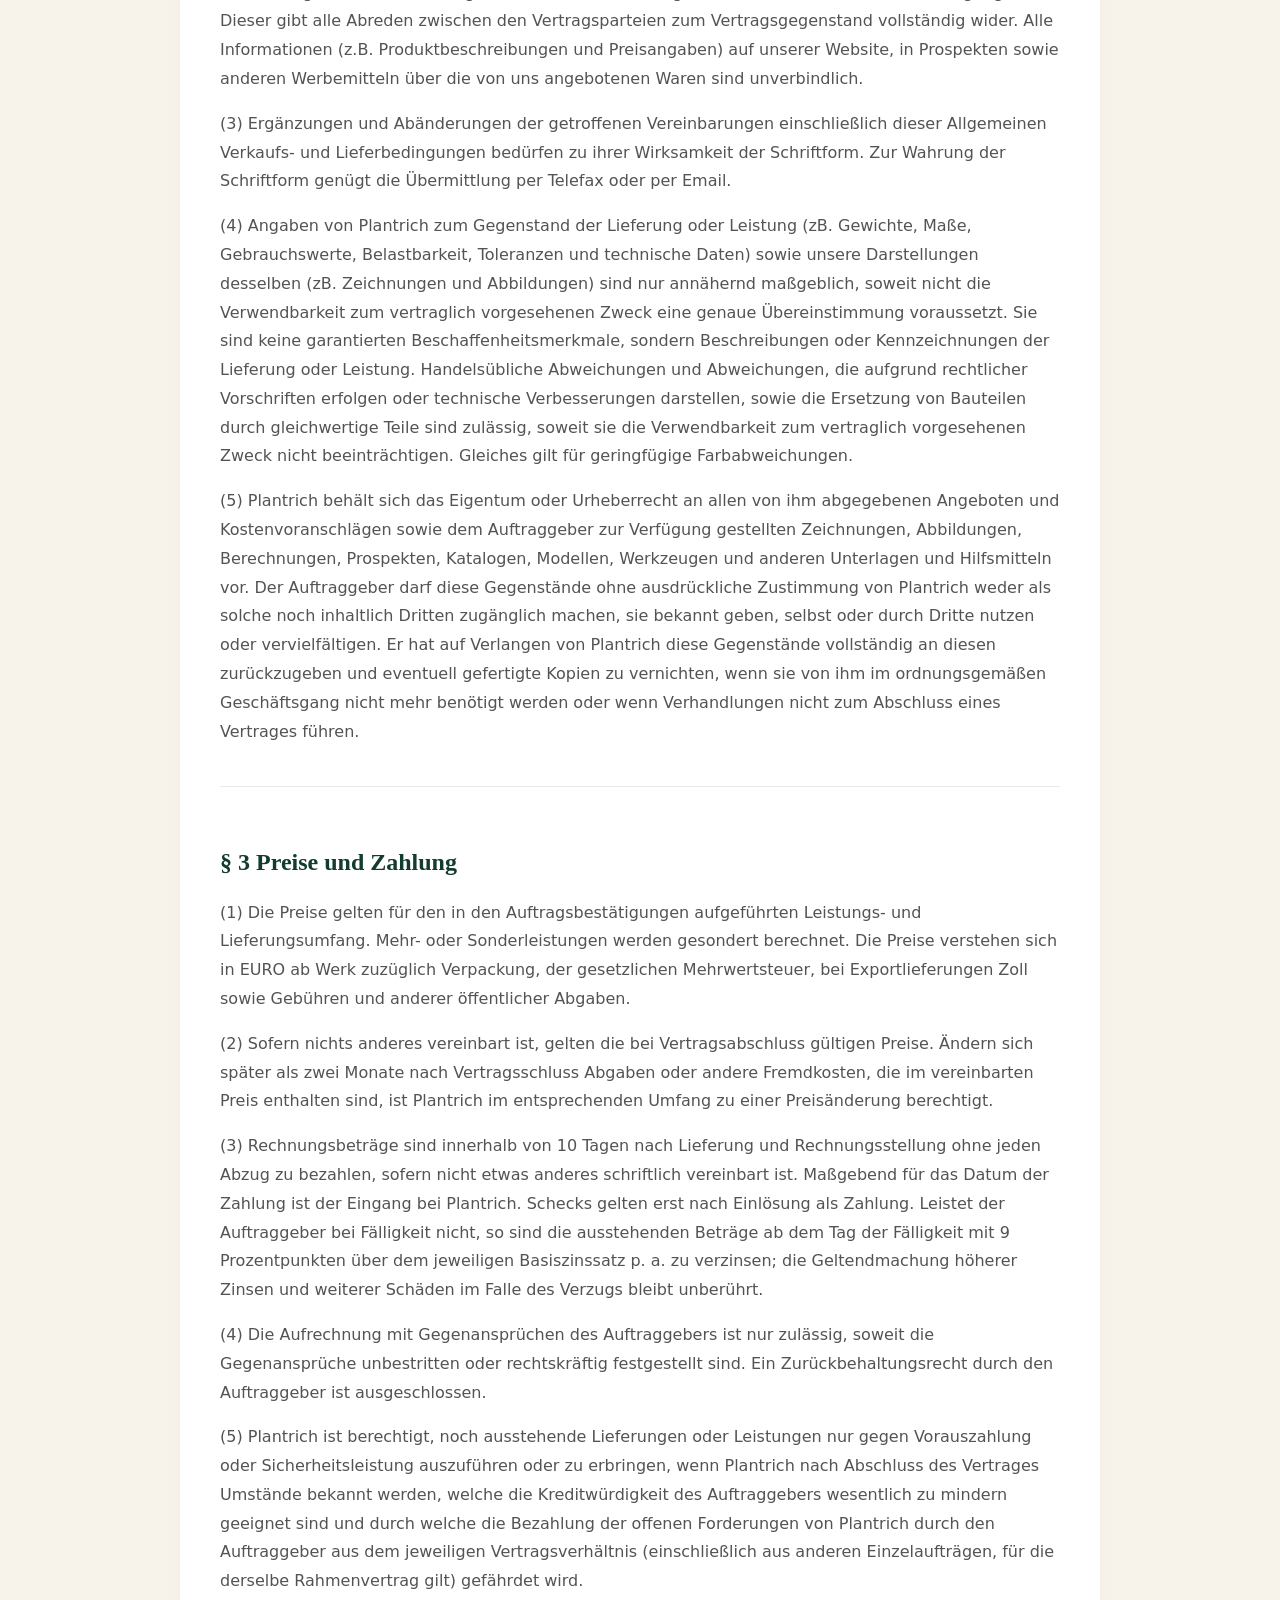
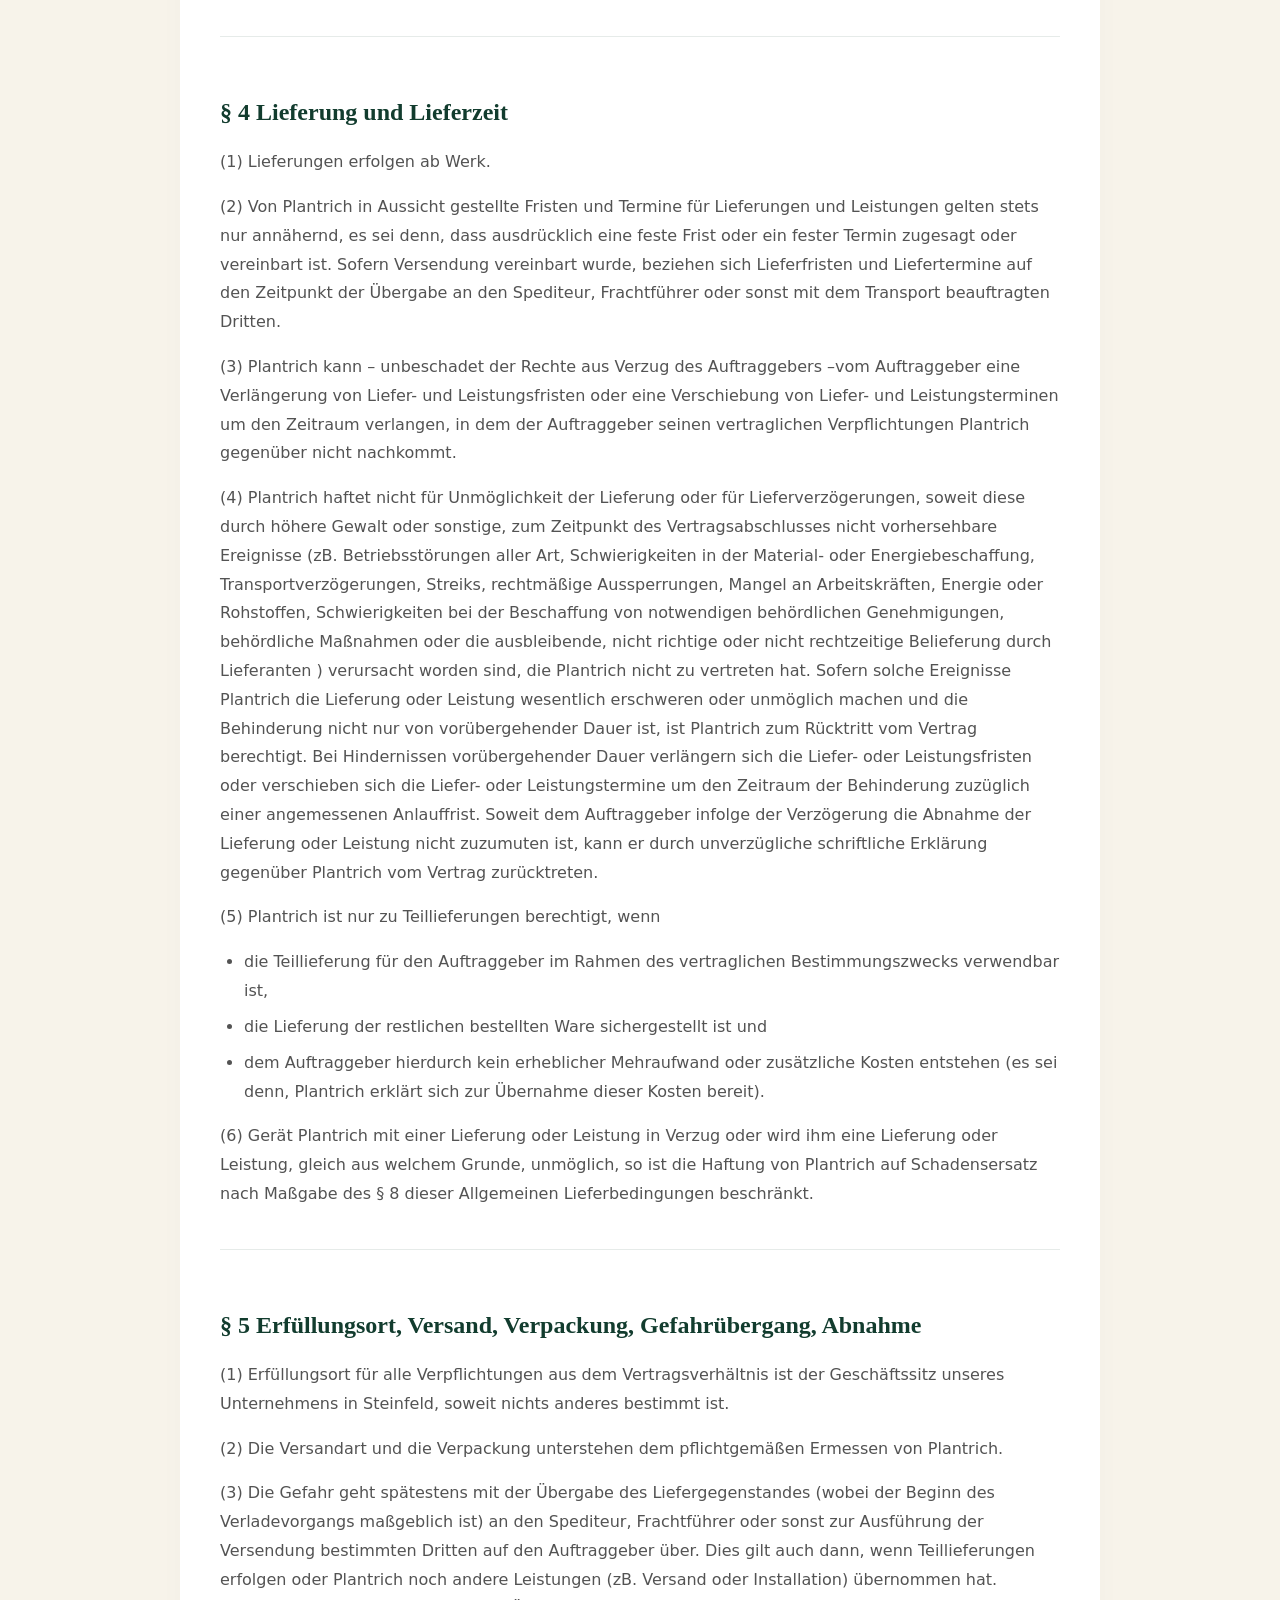
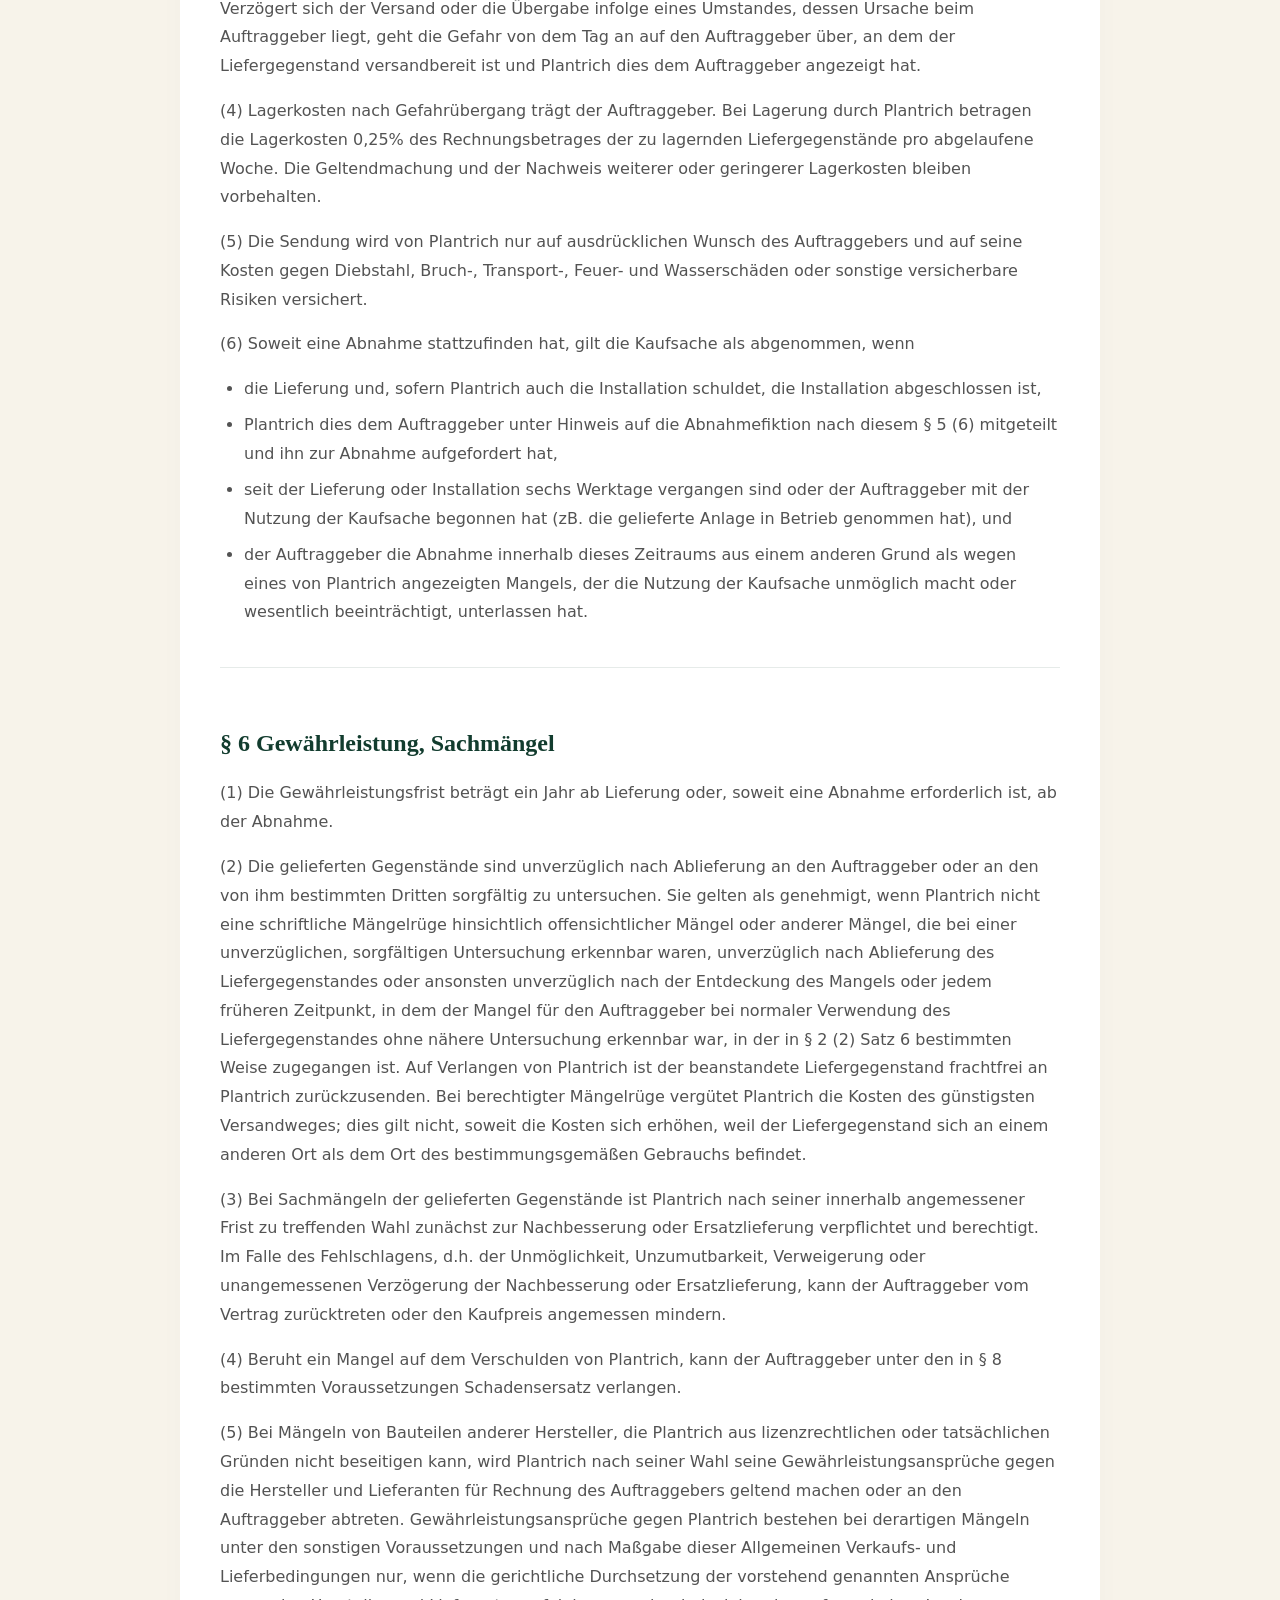
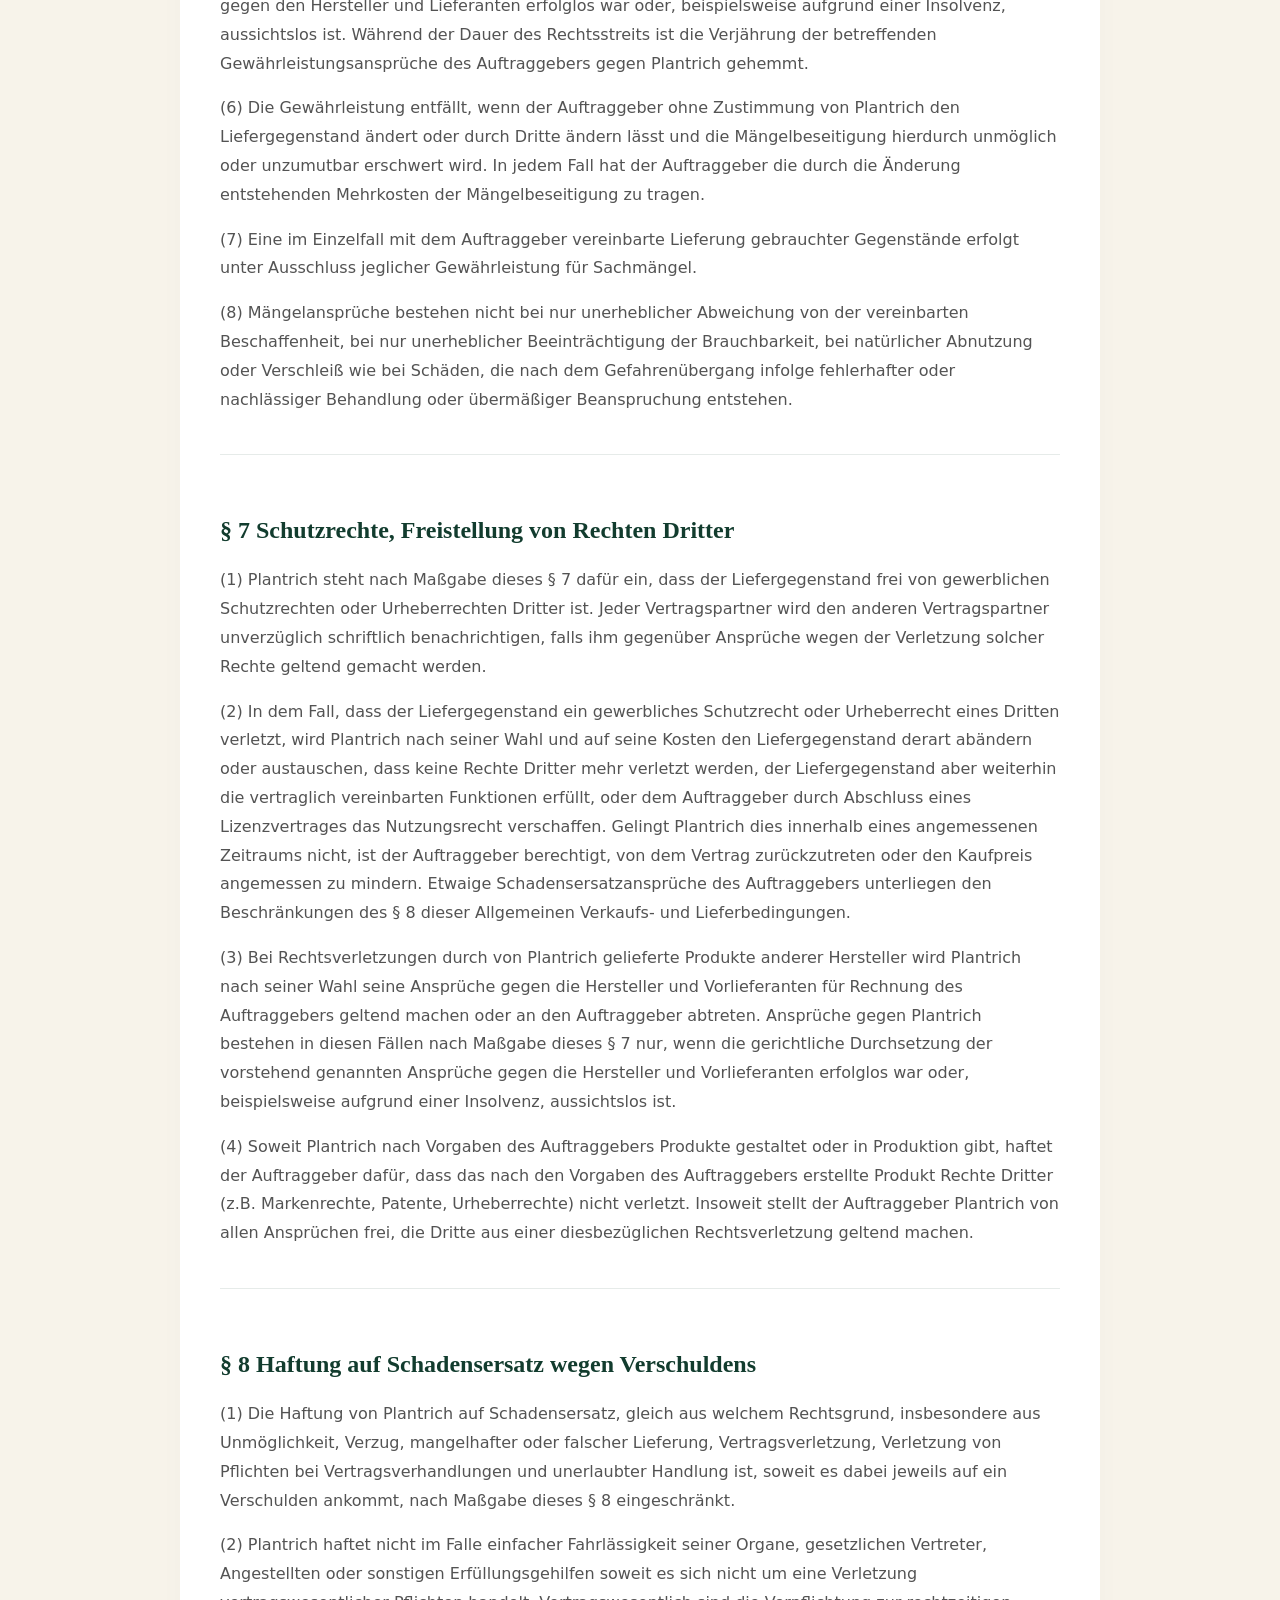
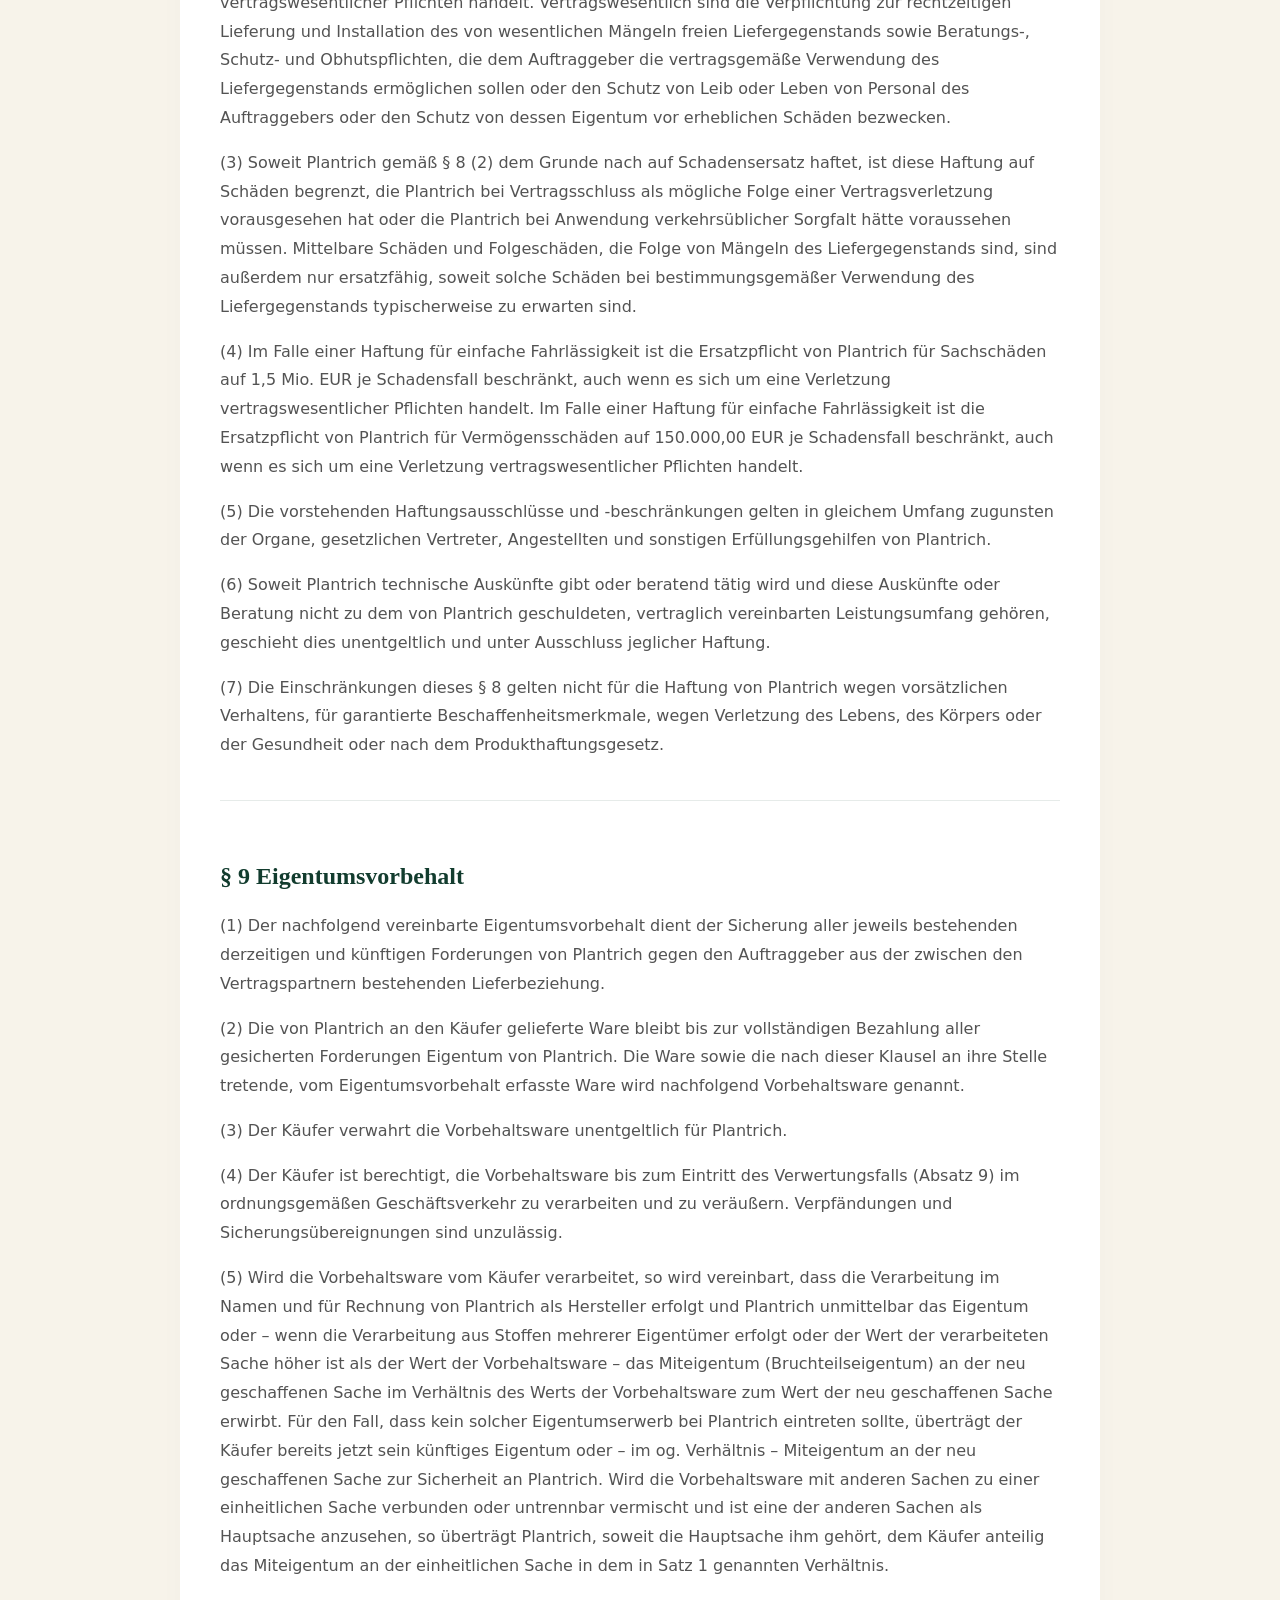
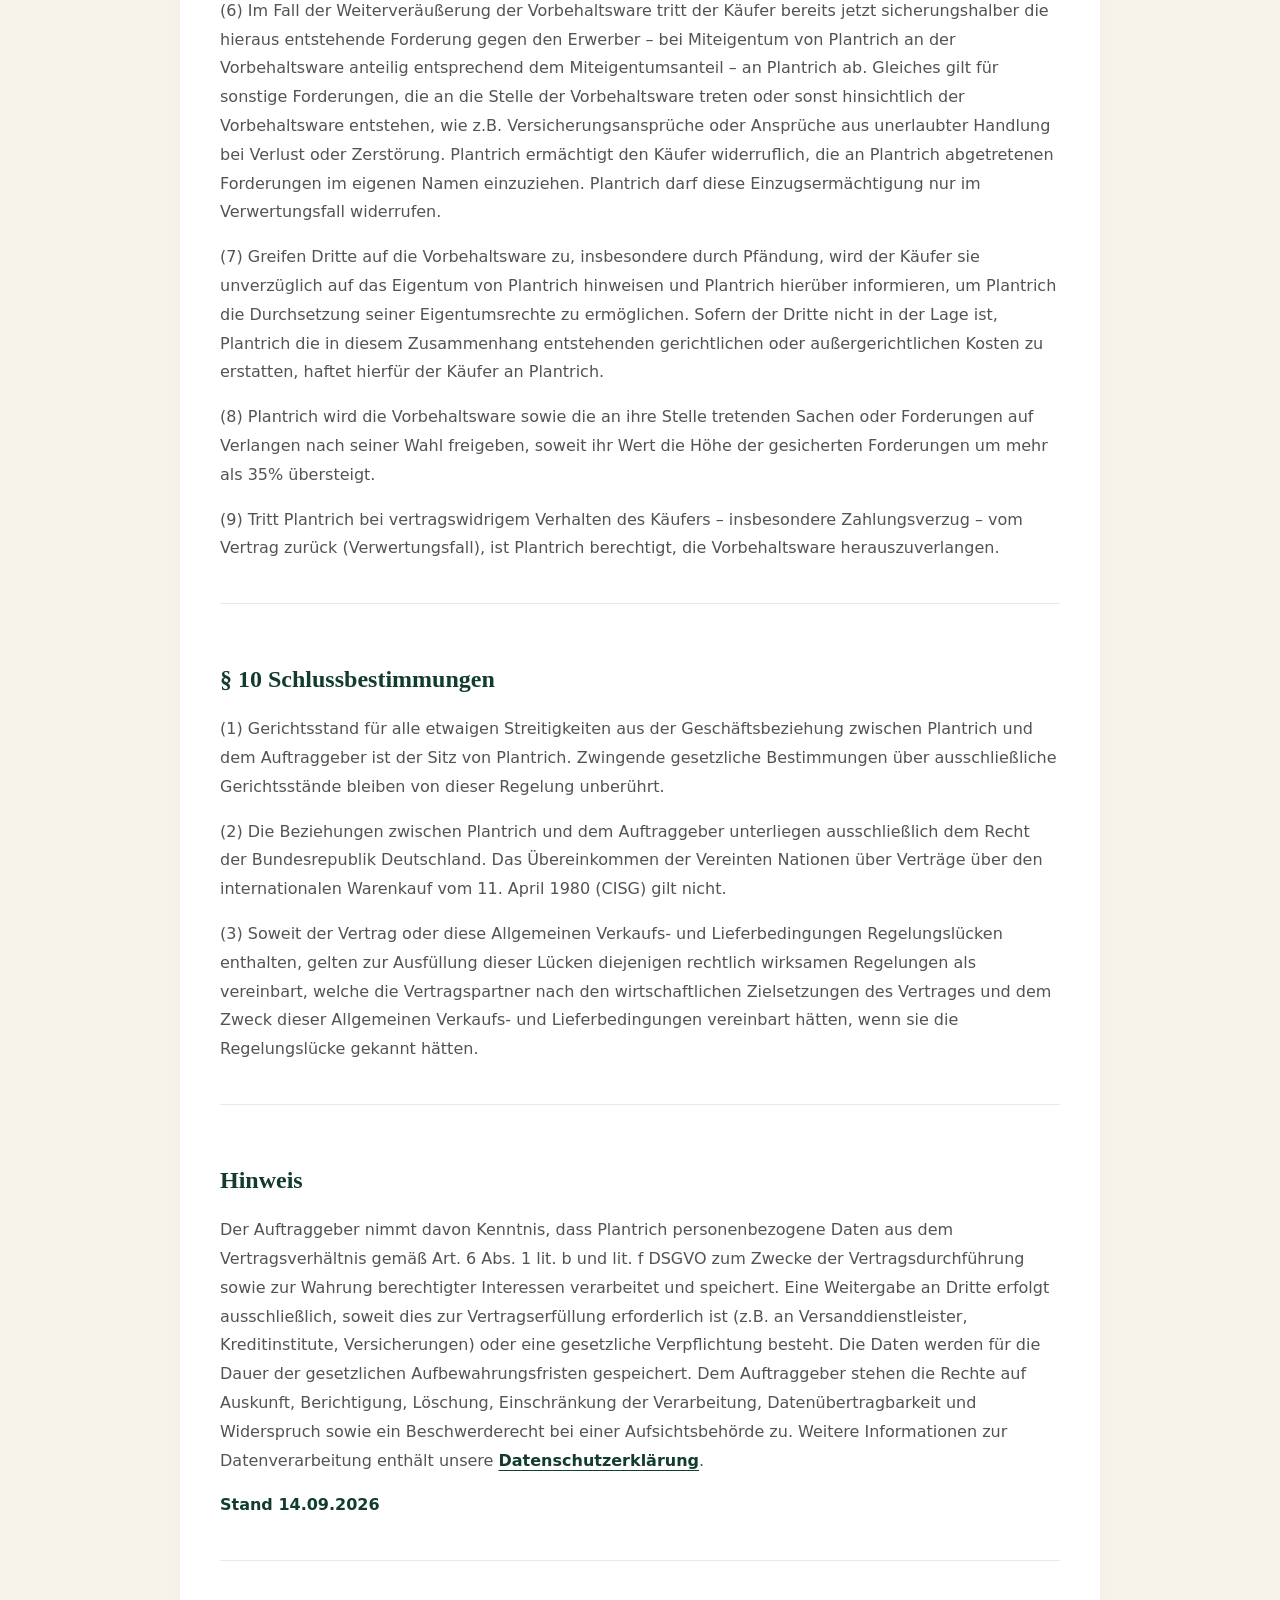
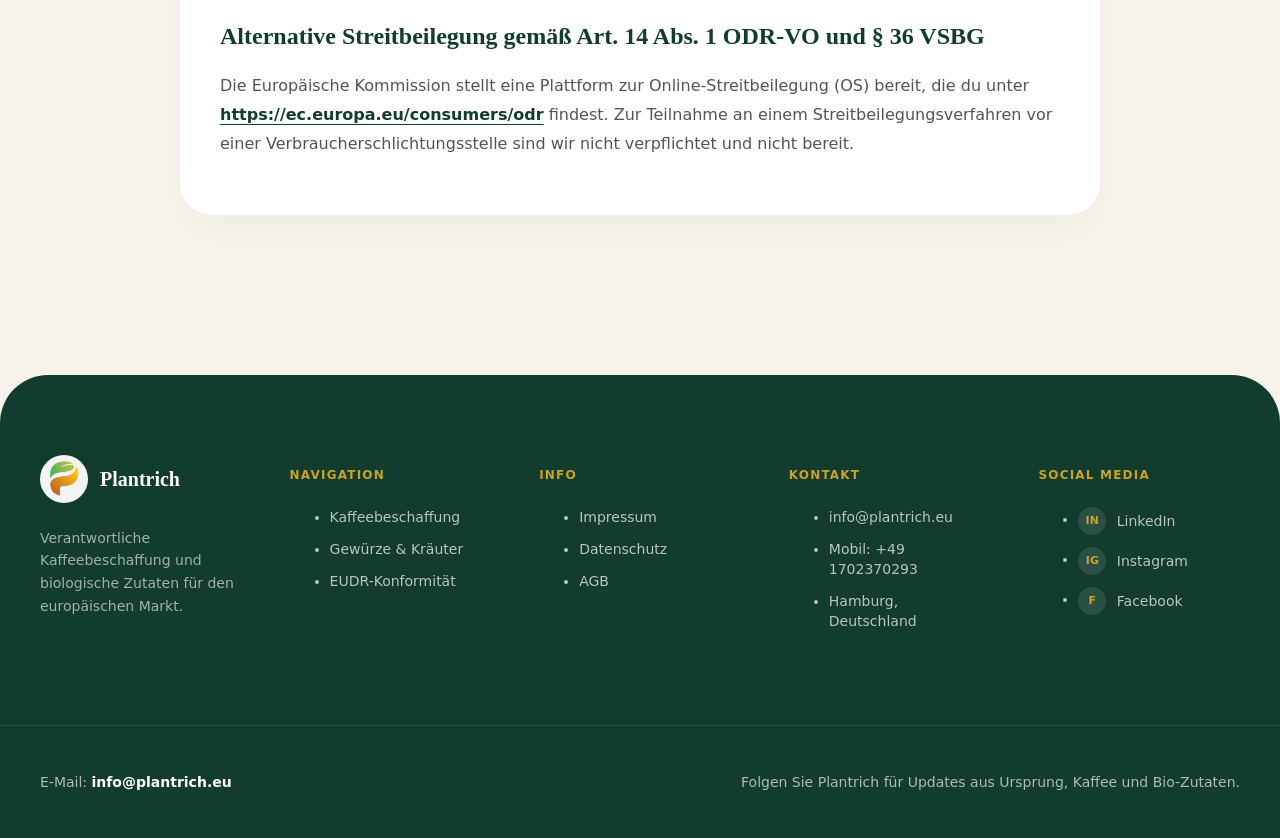
<file: agb.html>
<!doctype html>
<html lang="de" class="scroll-smooth">
  <head>
    <meta charset="UTF-8" />
    <meta name="viewport" content="width=device-width, initial-scale=1.0" />
    <title>AGB | Plantrich GmbH</title>
    <meta name="description" content="Allgemeine Verkaufs- und Lieferbedingungen der Plantrich GmbH." />
    <link rel="icon" type="image/png" sizes="32x32" href="assets/favicon-32.png" />
    <link rel="apple-touch-icon" sizes="180x180" href="assets/favicon-180.png" />
    <link rel="stylesheet" href="local-utilities.css" />
    <link rel="stylesheet" href="styles.css" />
  </head>
  <body class="bg-cream text-charcoal overflow-x-hidden" data-page="agb">

    <header class="fixed inset-x-0 top-4 z-50 px-4 sm:px-6 lg:px-10" id="navbarWrapper">
      <nav class="glass-panel mx-auto flex w-full max-w-[1200px] items-center justify-between gap-4 rounded-full px-4 py-3 shadow-glass sm:px-5 lg:px-6" id="navbar" aria-label="Primary navigation">
        <a href="index.html#hero" class="flex items-center gap-3 text-sm font-bold uppercase tracking-widest text-white whitespace-nowrap">
          <span class="brand-logo-mark h-10 w-10">
            <img src="assets/logo.png" alt="" class="brand-logo-image" />
          </span>
          <span class="brand-text hidden sm:inline">Plantrich GmbH</span>
        </a>
        <div class="hidden xl:flex flex-1 items-center justify-center gap-4 text-[10px] font-bold uppercase tracking-[0.14em] text-white/90 whitespace-nowrap">
          <a href="index.html#coffee" class="nav-link hover:text-gold" data-translate-key="navCoffee">Kaffee</a>
          <a href="index.html#spices" class="nav-link hover:text-gold" data-translate-key="navSpices">Gewürze & Kräuter</a>
          <a href="index.html#origins" class="nav-link hover:text-gold" data-translate-key="navOrigins">Ursprung</a>
          <a href="index.html#traceability" class="nav-link hover:text-gold" data-translate-key="navTraceability">EUDR & Rückverfolgbarkeit</a>
          <a href="index.html#about" class="nav-link hover:text-gold" data-translate-key="navAbout">Über uns</a>
        </div>
        <div class="flex items-center gap-2 whitespace-nowrap">
          <details class="language-dropdown relative">
            <summary id="languageSummary" class="language-trigger list-none cursor-pointer rounded-full border border-white/20 bg-white/10 px-4 py-2 text-[10px] font-bold uppercase tracking-[0.24em] text-white/90">DE</summary>
            <div class="absolute right-0 mt-3 min-w-[110px] rounded-2xl border border-white/10 bg-white/95 p-2 text-[11px] font-semibold uppercase tracking-[0.24em] text-charcoal shadow-xl">
              <button type="button" data-lang="de" class="language-button w-full text-left block rounded-xl px-3 py-2 hover:bg-cream">DE</button>
              <button type="button" data-lang="en" class="language-button w-full text-left block rounded-xl px-3 py-2 hover:bg-cream">EN</button>
            </div>
          </details>
          <a href="index.html#contact" class="hidden rounded-full bg-white px-5 py-2.5 text-xs font-bold uppercase tracking-widest text-primary shadow-lg transition-transform hover:scale-105 hover:bg-gold hover:text-charcoal xl:inline-flex" data-translate-key="navContactCTA">Kontakt</a>
          <button id="mobileMenuButton" type="button" class="mobile-menu-trigger inline-flex h-10 w-10 items-center justify-center rounded-full border border-white/20 bg-white/10 text-white xl:hidden" aria-expanded="false" aria-controls="mobileMenu">
            <span class="icon-fallback menu-icon-fallback" aria-hidden="true"><span></span><span></span><span></span></span>
            <i data-lucide="menu" class="h-5 w-5" aria-hidden="true"></i>
            <span class="sr-only" data-translate-key="navMenuOpen">Menü öffnen</span>
          </button>
        </div>
      </nav>
      <div id="mobileMenu" class="mx-auto mt-3 hidden w-full max-w-[1200px] xl:hidden">
        <div class="rounded-[1.5rem] border border-white/20 bg-white/95 p-4 text-primary shadow-card backdrop-blur-xl">
          <div class="mb-3 flex items-center justify-between border-b border-primary/10 pb-3">
            <p class="text-xs font-bold uppercase tracking-[0.18em]" data-translate-key="navMenu">Menü</p>
            <button id="mobileMenuClose" type="button" class="inline-flex h-10 w-10 items-center justify-center rounded-full border border-primary/10 bg-primary/5 text-primary">
              <span class="icon-fallback close-icon-fallback" aria-hidden="true"></span>
              <i data-lucide="x" class="h-5 w-5" aria-hidden="true"></i>
              <span class="sr-only" data-translate-key="navMenuClose">Menü schließen</span>
            </button>
          </div>
          <div class="grid gap-2 text-sm font-bold uppercase tracking-[0.12em]">
            <a href="index.html#coffee" class="rounded-2xl px-4 py-3 hover:bg-primary/5" data-mobile-link data-translate-key="navCoffee">Kaffee</a>
            <a href="index.html#spices" class="rounded-2xl px-4 py-3 hover:bg-primary/5" data-mobile-link data-translate-key="navSpices">Gewürze & Kräuter</a>
            <a href="index.html#origins" class="rounded-2xl px-4 py-3 hover:bg-primary/5" data-mobile-link data-translate-key="navOrigins">Ursprung</a>
            <a href="index.html#traceability" class="rounded-2xl px-4 py-3 hover:bg-primary/5" data-mobile-link data-translate-key="navTraceability">EUDR & Rückverfolgbarkeit</a>
            <a href="index.html#about" class="rounded-2xl px-4 py-3 hover:bg-primary/5" data-mobile-link data-translate-key="navAbout">Über uns</a>
            <a href="index.html#contact" class="mt-2 rounded-2xl bg-gold px-4 py-3 text-center text-charcoal shadow-soft" data-mobile-link data-translate-key="navContactCTA">Kontakt</a>
          </div>
          <div class="mt-4 flex items-center justify-between border-t border-primary/10 pt-4">
            <p class="text-xs font-bold uppercase tracking-[0.18em] text-primary/70" data-translate-key="languageLabel">Sprache</p>
            <div class="flex gap-2 text-xs font-bold uppercase tracking-[0.16em]">
              <button type="button" data-lang="de" class="language-button rounded-full border border-primary/10 px-4 py-2 hover:bg-primary/5">DE</button>
              <button type="button" data-lang="en" class="language-button rounded-full border border-primary/10 px-4 py-2 hover:bg-primary/5">EN</button>
            </div>
          </div>
        </div>
      </div>
    </header>

    <main>
      <section class="relative overflow-hidden bg-primary px-6 pb-20 pt-36 text-white sm:px-10 lg:pb-24">
        <div class="absolute inset-0 opacity-20 bg-beans bg-cover bg-center"></div>
        <div class="relative mx-auto max-w-[1000px]">
          <a href="index.html" class="inline-flex rounded-full border border-white/20 bg-white/10 px-4 py-2 text-xs font-bold uppercase tracking-[0.16em] text-white/80 hover:text-gold" data-translate-key="privacyBackHome">Zur Startseite</a>
          <div class="mt-10 inline-flex rounded-full bg-white/10 px-4 py-2 text-xs font-bold uppercase tracking-[0.2em] text-gold" data-translate-key="agbBadge">AGB</div>
          <h1 class="legal-page-heading mt-6 max-w-4xl text-5xl font-bold leading-tight sm:text-6xl text-hero" data-translate-key="agbHeading">Allgemeine Verkaufs- und Lieferbedingungen der Plantrich GmbH</h1>
          <p class="mt-6 max-w-3xl text-lg leading-8 text-white/80" data-translate-key="agbIntro">Vertragsbedingungen der Plantrich GmbH für Geschäftskunden.</p>
        </div>
      </section>

      <section class="privacy-policy mx-auto max-w-[1000px] px-6 py-20 sm:px-10">
        <article class="legal-document rounded-[2rem] bg-white p-8 shadow-soft sm:p-10">
          <div class="legal-document__content" data-translate-key="agbContent" data-translate-html>
            <p>Die Allgemeinen Verkaufs- und Lieferbedingungen werden geladen.</p>
          </div>
          <noscript>
            <p class="legal-document__noscript">Bitte aktivieren Sie JavaScript, um die Allgemeinen Verkaufs- und Lieferbedingungen anzuzeigen.</p>
          </noscript>
        </article>
      </section>
    </main>

    <footer class="bg-primary text-white rounded-t-[3rem] mt-20">
      <div class="mx-auto max-w-[1400px] px-6 py-20 sm:px-10 grid gap-12 md:grid-cols-2 lg:grid-cols-5">
        <div class="space-y-6">
          <div class="flex items-center gap-3 text-xl font-bold font-serif text-white">
            <span class="brand-logo-mark h-12 w-12">
              <img src="assets/logo.png" alt="" class="brand-logo-image" />
            </span>Plantrich
          </div>
          <p class="text-sm leading-relaxed text-white/60" data-translate-key="footerDesc">Verantwortliche Kaffeebeschaffung und biologische Zutaten für den europäischen Markt.</p>
        </div>
        <div>
          <h3 class="font-bold mb-6 text-gold uppercase tracking-widest text-xs" data-translate-key="footerNavHeading">Navigation</h3>
          <ul class="space-y-3 text-sm text-white/70">
            <li><a href="index.html#coffee" class="hover:text-white transition" data-translate-key="footerLink1">Kaffeebeschaffung</a></li>
            <li><a href="index.html#spices" class="hover:text-white transition" data-translate-key="footerLink2">Gewürze & Kräuter</a></li>
            <li><a href="index.html#traceability" class="hover:text-white transition" data-translate-key="footerLink3">EUDR-Konformität</a></li>
          </ul>
        </div>
        <div>
          <h3 class="font-bold mb-6 text-gold uppercase tracking-widest text-xs" data-translate-key="footerInfoHeading">Info</h3>
          <ul class="space-y-3 text-sm text-white/70">
            <li><a href="imprint.html" class="hover:text-white transition" data-translate-key="footerImprintLink">Impressum</a></li>
            <li><a href="privacy.html" class="hover:text-white transition" data-translate-key="footerPrivacyLink">Datenschutz</a></li>
            <li><a href="agb.html" class="hover:text-white transition" data-translate-key="footerAgbLink">AGB</a></li>
          </ul>
        </div>
        <div>
          <h3 class="font-bold mb-6 text-gold uppercase tracking-widest text-xs" data-translate-key="footerContactHeading">Kontakt</h3>
          <ul class="space-y-3 text-sm text-white/70">
            <li><a href="mailto:info@plantrich.eu" class="hover:text-white transition">info@plantrich.eu</a></li>
            <li><span data-translate-key="contactMobileLabel">Mobil:</span> <a href="tel:+491702370293" class="hover:text-white transition">+49 1702370293</a></li>
            <li data-translate-key="contactLocation">Hamburg, Deutschland</li>
          </ul>
        </div>
        <div>
          <h3 class="font-bold mb-6 text-gold uppercase tracking-widest text-xs" data-translate-key="footerSocialHeading">Social Media</h3>
          <ul class="space-y-3 text-sm text-white/70">
            <li><a href="https://www.linkedin.com/company/plantrich-gmbh/?viewAsMember=true" class="footer-social-link hover:text-white transition" aria-label="Plantrich LinkedIn"><span>in</span>LinkedIn</a></li>
            <li><a href="#" class="footer-social-link hover:text-white transition" aria-label="Plantrich Instagram"><span>ig</span>Instagram</a></li>
            <li><a href="#" class="footer-social-link hover:text-white transition" aria-label="Plantrich Facebook"><span>f</span>Facebook</a></li>
          </ul>
        </div>
      </div>
      <div class="mx-auto flex max-w-[1400px] flex-col gap-4 border-t border-white/10 px-6 py-8 text-sm text-white/65 sm:px-10 md:flex-row md:items-center md:justify-between">
        <p><span data-translate-key="footerEmailLabel">E-Mail:</span> <a href="mailto:info@plantrich.eu" class="font-semibold text-white hover:text-gold">info@plantrich.eu</a></p>
        <p data-translate-key="footerSocialNote">Folgen Sie Plantrich für Updates aus Ursprung, Kaffee und Bio-Zutaten.</p>
      </div>
    </footer>

    <script src="languages/de.js"></script>
    <script src="languages/en.js"></script>
    <script src="languages/agb-de.js"></script>
    <script src="languages/agb-en.js"></script>
    <script src="script.js"></script>
  </body>
</html>
</file>
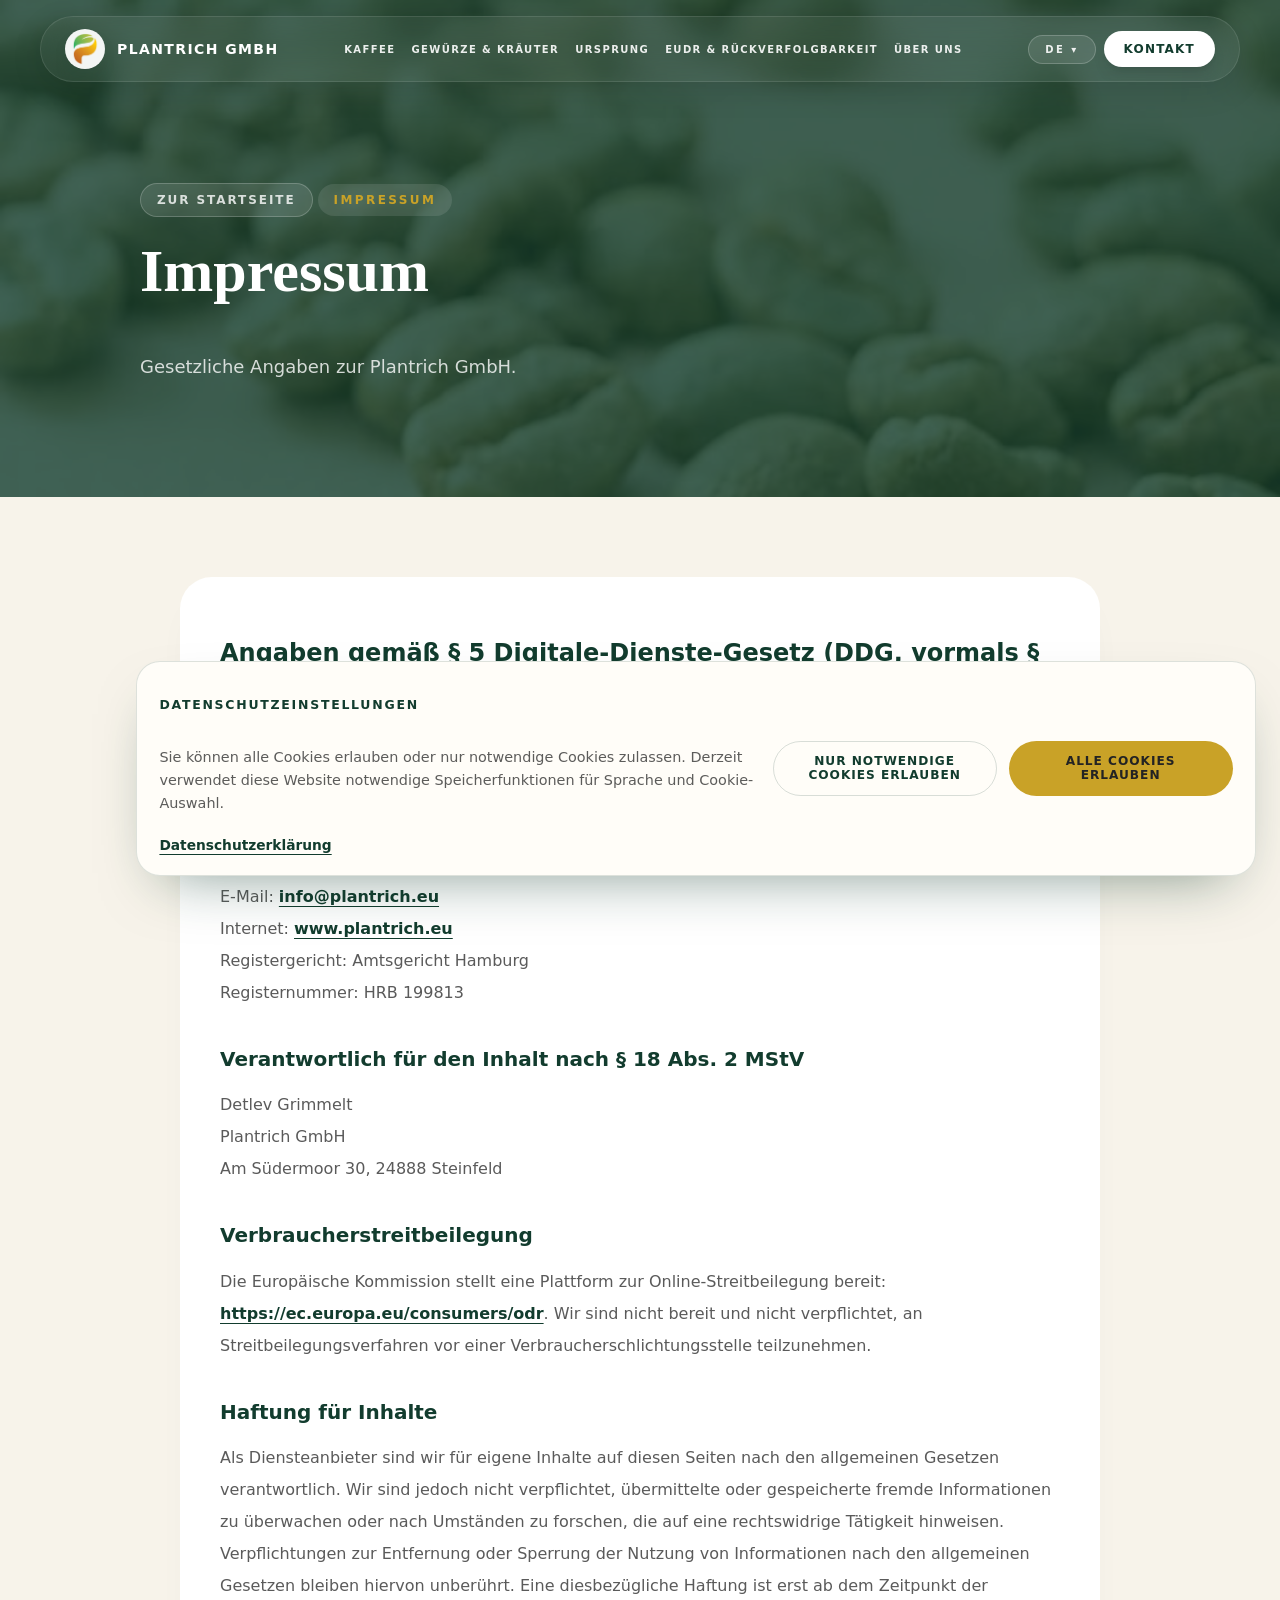
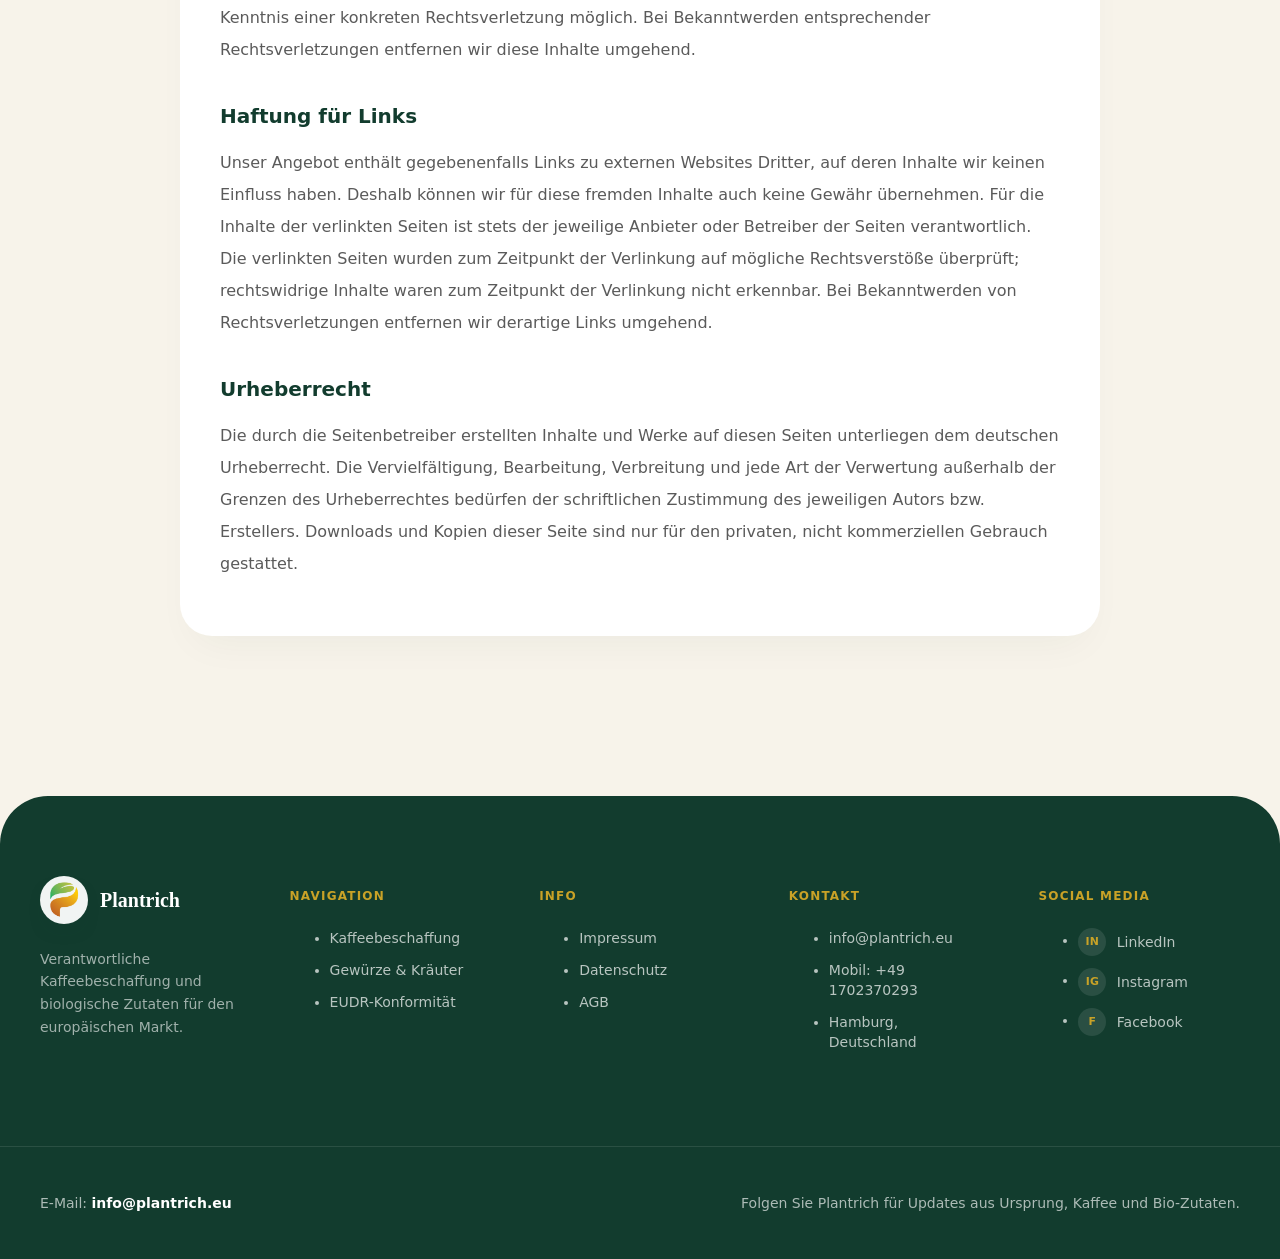
<file: imprint.html>
<!doctype html>
<html lang="de" class="scroll-smooth">
  <head>
    <meta charset="UTF-8" />
    <meta name="viewport" content="width=device-width, initial-scale=1.0" />
    <title>Impressum | Plantrich GmbH</title>
    <meta name="description" content="Impressum und gesetzliche Angaben der Plantrich GmbH." />
    <link rel="icon" type="image/png" sizes="32x32" href="assets/favicon-32.png" />
    <link rel="apple-touch-icon" sizes="180x180" href="assets/favicon-180.png" />
    <link rel="stylesheet" href="local-utilities.css" />
    <link rel="stylesheet" href="styles.css" />
  </head>
  <body class="bg-cream text-charcoal overflow-x-hidden" data-page="imprint">

    <header class="fixed inset-x-0 top-4 z-50 px-4 sm:px-6 lg:px-10" id="navbarWrapper">
      <nav class="glass-panel mx-auto flex w-full max-w-[1200px] items-center justify-between gap-4 rounded-full px-4 py-3 shadow-glass sm:px-5 lg:px-6" id="navbar" aria-label="Primary navigation">
        <a href="index.html#hero" class="flex items-center gap-3 text-sm font-bold uppercase tracking-widest text-white whitespace-nowrap">
          <span class="brand-logo-mark h-10 w-10">
            <img src="assets/logo.png" alt="" class="brand-logo-image" />
          </span>
          <span class="brand-text hidden sm:inline">Plantrich GmbH</span>
        </a>
        <div class="hidden xl:flex flex-1 items-center justify-center gap-4 text-[10px] font-bold uppercase tracking-[0.14em] text-white/90 whitespace-nowrap">
          <a href="index.html#coffee" class="nav-link hover:text-gold" data-translate-key="navCoffee">Kaffee</a>
          <a href="index.html#spices" class="nav-link hover:text-gold" data-translate-key="navSpices">Gewürze & Kräuter</a>
          <a href="index.html#origins" class="nav-link hover:text-gold" data-translate-key="navOrigins">Ursprung</a>
          <a href="index.html#traceability" class="nav-link hover:text-gold" data-translate-key="navTraceability">EUDR & Rückverfolgbarkeit</a>
          <a href="index.html#about" class="nav-link hover:text-gold" data-translate-key="navAbout">Über uns</a>
        </div>
        <div class="flex items-center gap-2 whitespace-nowrap">
          <details class="language-dropdown relative">
            <summary id="languageSummary" class="language-trigger list-none cursor-pointer rounded-full border border-white/20 bg-white/10 px-4 py-2 text-[10px] font-bold uppercase tracking-[0.24em] text-white/90">DE</summary>
            <div class="absolute right-0 mt-3 min-w-[110px] rounded-2xl border border-white/10 bg-white/95 p-2 text-[11px] font-semibold uppercase tracking-[0.24em] text-charcoal shadow-xl">
              <button type="button" data-lang="de" class="language-button w-full text-left block rounded-xl px-3 py-2 hover:bg-cream">DE</button>
              <button type="button" data-lang="en" class="language-button w-full text-left block rounded-xl px-3 py-2 hover:bg-cream">EN</button>
            </div>
          </details>
          <a href="index.html#contact" class="hidden rounded-full bg-white px-5 py-2.5 text-xs font-bold uppercase tracking-widest text-primary shadow-lg transition-transform hover:scale-105 hover:bg-gold hover:text-charcoal xl:inline-flex" data-translate-key="navContactCTA">Kontakt</a>
          <button id="mobileMenuButton" type="button" class="mobile-menu-trigger inline-flex h-10 w-10 items-center justify-center rounded-full border border-white/20 bg-white/10 text-white xl:hidden" aria-expanded="false" aria-controls="mobileMenu">
            <span class="icon-fallback menu-icon-fallback" aria-hidden="true"><span></span><span></span><span></span></span>
            <i data-lucide="menu" class="h-5 w-5" aria-hidden="true"></i>
            <span class="sr-only" data-translate-key="navMenuOpen">Menü öffnen</span>
          </button>
        </div>
      </nav>
      <div id="mobileMenu" class="mx-auto mt-3 hidden w-full max-w-[1200px] xl:hidden">
        <div class="rounded-[1.5rem] border border-white/20 bg-white/95 p-4 text-primary shadow-card backdrop-blur-xl">
          <div class="mb-3 flex items-center justify-between border-b border-primary/10 pb-3">
            <p class="text-xs font-bold uppercase tracking-[0.18em]" data-translate-key="navMenu">Menü</p>
            <button id="mobileMenuClose" type="button" class="inline-flex h-10 w-10 items-center justify-center rounded-full border border-primary/10 bg-primary/5 text-primary">
              <span class="icon-fallback close-icon-fallback" aria-hidden="true"></span>
              <i data-lucide="x" class="h-5 w-5" aria-hidden="true"></i>
              <span class="sr-only" data-translate-key="navMenuClose">Menü schließen</span>
            </button>
          </div>
          <div class="grid gap-2 text-sm font-bold uppercase tracking-[0.12em]">
            <a href="index.html#coffee" class="rounded-2xl px-4 py-3 hover:bg-primary/5" data-mobile-link data-translate-key="navCoffee">Kaffee</a>
            <a href="index.html#spices" class="rounded-2xl px-4 py-3 hover:bg-primary/5" data-mobile-link data-translate-key="navSpices">Gewürze & Kräuter</a>
            <a href="index.html#origins" class="rounded-2xl px-4 py-3 hover:bg-primary/5" data-mobile-link data-translate-key="navOrigins">Ursprung</a>
            <a href="index.html#traceability" class="rounded-2xl px-4 py-3 hover:bg-primary/5" data-mobile-link data-translate-key="navTraceability">EUDR & Rückverfolgbarkeit</a>
            <a href="index.html#about" class="rounded-2xl px-4 py-3 hover:bg-primary/5" data-mobile-link data-translate-key="navAbout">Über uns</a>
            <a href="index.html#contact" class="mt-2 rounded-2xl bg-gold px-4 py-3 text-center text-charcoal shadow-soft" data-mobile-link data-translate-key="navContactCTA">Kontakt</a>
          </div>
          <div class="mt-4 flex items-center justify-between border-t border-primary/10 pt-4">
            <p class="text-xs font-bold uppercase tracking-[0.18em] text-primary/70" data-translate-key="languageLabel">Sprache</p>
            <div class="flex gap-2 text-xs font-bold uppercase tracking-[0.16em]">
              <button type="button" data-lang="de" class="language-button rounded-full border border-primary/10 px-4 py-2 hover:bg-primary/5">DE</button>
              <button type="button" data-lang="en" class="language-button rounded-full border border-primary/10 px-4 py-2 hover:bg-primary/5">EN</button>
            </div>
          </div>
        </div>
      </div>
    </header>

    <main>
      <section class="relative overflow-hidden bg-primary px-6 pb-20 pt-36 text-white sm:px-10 lg:pb-24">
        <div class="absolute inset-0 opacity-20 bg-beans bg-cover bg-center"></div>
        <div class="relative mx-auto max-w-[1000px]">
          <a href="index.html" class="inline-flex rounded-full border border-white/20 bg-white/10 px-4 py-2 text-xs font-bold uppercase tracking-[0.16em] text-white/80 hover:text-gold" data-translate-key="privacyBackHome">Zur Startseite</a>
          <div class="mt-10 inline-flex rounded-full bg-white/10 px-4 py-2 text-xs font-bold uppercase tracking-[0.2em] text-gold" data-translate-key="imprintBadge">Impressum</div>
          <h1 class="mt-6 text-5xl font-bold leading-tight sm:text-6xl text-hero" data-translate-key="imprintHeading">Impressum</h1>
          <p class="mt-6 max-w-3xl text-lg leading-8 text-white/80" data-translate-key="imprintIntro">Gesetzliche Angaben zur Plantrich GmbH.</p>
        </div>
      </section>

      <section class="privacy-policy mx-auto max-w-[1000px] px-6 py-20 sm:px-10">
        <article class="rounded-[2rem] bg-white p-8 shadow-soft sm:p-10">
          <div class="space-y-9 text-charcoal/75">
            <section>
              <h2 class="text-2xl font-bold text-primary" data-translate-key="imprintCompanyTitle">Angaben gemäß § 5 Digitale-Dienste-Gesetz (DDG, vormals § 5 TMG)</h2>
              <p class="mt-4 leading-8" data-translate-key="imprintCompanyText" data-translate-html>Plantrich GmbH<br />Am Südermoor 30<br />24888 Steinfeld<br />Deutschland<br />Vertreten durch den Geschäftsführer: Detlev Grimmelt<br />E-Mail: <a href="mailto:info@plantrich.eu">info@plantrich.eu</a><br />Internet: <a href="https://www.plantrich.eu">www.plantrich.eu</a><br />Registergericht: Amtsgericht Hamburg<br />Registernummer: HRB 199813</p>
              <!-- Umsatzsteuer-Identifikationsnummer hier ergänzen, sobald sie verfügbar ist. -->
            </section>

            <section>
              <h2 class="text-xl font-bold text-primary" data-translate-key="imprintContentResponsibleTitle">Verantwortlich für den Inhalt nach § 18 Abs. 2 MStV</h2>
              <p class="mt-3 leading-8" data-translate-key="imprintContentResponsibleText" data-translate-html>Detlev Grimmelt<br />Plantrich GmbH<br />Am Südermoor 30, 24888 Steinfeld</p>
            </section>

            <section>
              <h2 class="text-xl font-bold text-primary" data-translate-key="imprintDisputeTitle">Verbraucherstreitbeilegung</h2>
              <p class="mt-3 leading-8" data-translate-key="imprintDisputeText" data-translate-html>Die Europäische Kommission stellt eine Plattform zur Online-Streitbeilegung bereit: <a href="https://ec.europa.eu/consumers/odr">https://ec.europa.eu/consumers/odr</a>. Wir sind nicht bereit und nicht verpflichtet, an Streitbeilegungsverfahren vor einer Verbraucherschlichtungsstelle teilzunehmen.</p>
            </section>

            <section>
              <h2 class="text-xl font-bold text-primary" data-translate-key="imprintContentLiabilityTitle">Haftung für Inhalte</h2>
              <p class="mt-3 leading-8" data-translate-key="imprintContentLiabilityText">Als Diensteanbieter sind wir für eigene Inhalte auf diesen Seiten nach den allgemeinen Gesetzen verantwortlich. Wir sind jedoch nicht verpflichtet, übermittelte oder gespeicherte fremde Informationen zu überwachen oder nach Umständen zu forschen, die auf eine rechtswidrige Tätigkeit hinweisen. Verpflichtungen zur Entfernung oder Sperrung der Nutzung von Informationen nach den allgemeinen Gesetzen bleiben hiervon unberührt. Eine diesbezügliche Haftung ist erst ab dem Zeitpunkt der Kenntnis einer konkreten Rechtsverletzung möglich. Bei Bekanntwerden entsprechender Rechtsverletzungen entfernen wir diese Inhalte umgehend.</p>
            </section>

            <section>
              <h2 class="text-xl font-bold text-primary" data-translate-key="imprintLinksLiabilityTitle">Haftung für Links</h2>
              <p class="mt-3 leading-8" data-translate-key="imprintLinksLiabilityText">Unser Angebot enthält gegebenenfalls Links zu externen Websites Dritter, auf deren Inhalte wir keinen Einfluss haben. Deshalb können wir für diese fremden Inhalte auch keine Gewähr übernehmen. Für die Inhalte der verlinkten Seiten ist stets der jeweilige Anbieter oder Betreiber der Seiten verantwortlich. Die verlinkten Seiten wurden zum Zeitpunkt der Verlinkung auf mögliche Rechtsverstöße überprüft; rechtswidrige Inhalte waren zum Zeitpunkt der Verlinkung nicht erkennbar. Bei Bekanntwerden von Rechtsverletzungen entfernen wir derartige Links umgehend.</p>
            </section>

            <section>
              <h2 class="text-xl font-bold text-primary" data-translate-key="imprintCopyrightTitle">Urheberrecht</h2>
              <p class="mt-3 leading-8" data-translate-key="imprintCopyrightText">Die durch die Seitenbetreiber erstellten Inhalte und Werke auf diesen Seiten unterliegen dem deutschen Urheberrecht. Die Vervielfältigung, Bearbeitung, Verbreitung und jede Art der Verwertung außerhalb der Grenzen des Urheberrechtes bedürfen der schriftlichen Zustimmung des jeweiligen Autors bzw. Erstellers. Downloads und Kopien dieser Seite sind nur für den privaten, nicht kommerziellen Gebrauch gestattet.</p>
            </section>
          </div>
        </article>
      </section>
    </main>

    <footer class="bg-primary text-white rounded-t-[3rem] mt-20">
      <div class="mx-auto max-w-[1400px] px-6 py-20 sm:px-10 grid gap-12 md:grid-cols-2 lg:grid-cols-5">
        <div class="space-y-6">
          <div class="flex items-center gap-3 text-xl font-bold font-serif text-white">
            <span class="brand-logo-mark h-12 w-12">
              <img src="assets/logo.png" alt="" class="brand-logo-image" />
            </span>Plantrich
          </div>
          <p class="text-sm leading-relaxed text-white/60" data-translate-key="footerDesc">Verantwortliche Kaffeebeschaffung und biologische Zutaten für den europäischen Markt.</p>
        </div>
        <div>
          <h3 class="font-bold mb-6 text-gold uppercase tracking-widest text-xs" data-translate-key="footerNavHeading">Navigation</h3>
          <ul class="space-y-3 text-sm text-white/70">
            <li><a href="index.html#coffee" class="hover:text-white transition" data-translate-key="footerLink1">Kaffeebeschaffung</a></li>
            <li><a href="index.html#spices" class="hover:text-white transition" data-translate-key="footerLink2">Gewürze & Kräuter</a></li>
            <li><a href="index.html#traceability" class="hover:text-white transition" data-translate-key="footerLink3">EUDR-Konformität</a></li>
          </ul>
        </div>
        <div>
          <h3 class="font-bold mb-6 text-gold uppercase tracking-widest text-xs" data-translate-key="footerInfoHeading">Info</h3>
          <ul class="space-y-3 text-sm text-white/70">
            <li><a href="imprint.html" class="hover:text-white transition" data-translate-key="footerImprintLink">Impressum</a></li>
            <li><a href="privacy.html" class="hover:text-white transition" data-translate-key="footerPrivacyLink">Datenschutz</a></li>
            <li><a href="agb.html" class="hover:text-white transition" data-translate-key="footerAgbLink">AGB</a></li>
          </ul>
        </div>
        <div>
          <h3 class="font-bold mb-6 text-gold uppercase tracking-widest text-xs" data-translate-key="footerContactHeading">Kontakt</h3>
          <ul class="space-y-3 text-sm text-white/70">
            <li><a href="mailto:info@plantrich.eu" class="hover:text-white transition">info@plantrich.eu</a></li>
            <li><span data-translate-key="contactMobileLabel">Mobil:</span> <a href="tel:+491702370293" class="hover:text-white transition">+49 1702370293</a></li>
            <li data-translate-key="contactLocation">Hamburg, Deutschland</li>
          </ul>
        </div>
        <div>
          <h3 class="font-bold mb-6 text-gold uppercase tracking-widest text-xs" data-translate-key="footerSocialHeading">Social Media</h3>
          <ul class="space-y-3 text-sm text-white/70">
            <li><a href="https://www.linkedin.com/company/plantrich-gmbh/?viewAsMember=true" class="footer-social-link hover:text-white transition" aria-label="Plantrich LinkedIn"><span>in</span>LinkedIn</a></li>
            <li><a href="#" class="footer-social-link hover:text-white transition" aria-label="Plantrich Instagram"><span>ig</span>Instagram</a></li>
            <li><a href="#" class="footer-social-link hover:text-white transition" aria-label="Plantrich Facebook"><span>f</span>Facebook</a></li>
          </ul>
        </div>
      </div>
      <div class="mx-auto flex max-w-[1400px] flex-col gap-4 border-t border-white/10 px-6 py-8 text-sm text-white/65 sm:px-10 md:flex-row md:items-center md:justify-between">
        <p><span data-translate-key="footerEmailLabel">E-Mail:</span> <a href="mailto:info@plantrich.eu" class="font-semibold text-white hover:text-gold">info@plantrich.eu</a></p>
        <p data-translate-key="footerSocialNote">Folgen Sie Plantrich für Updates aus Ursprung, Kaffee und Bio-Zutaten.</p>
      </div>
    </footer>

    <script src="languages/de.js"></script>
    <script src="languages/en.js"></script>
    <script src="script.js"></script>
  </body>
</html>
</file>
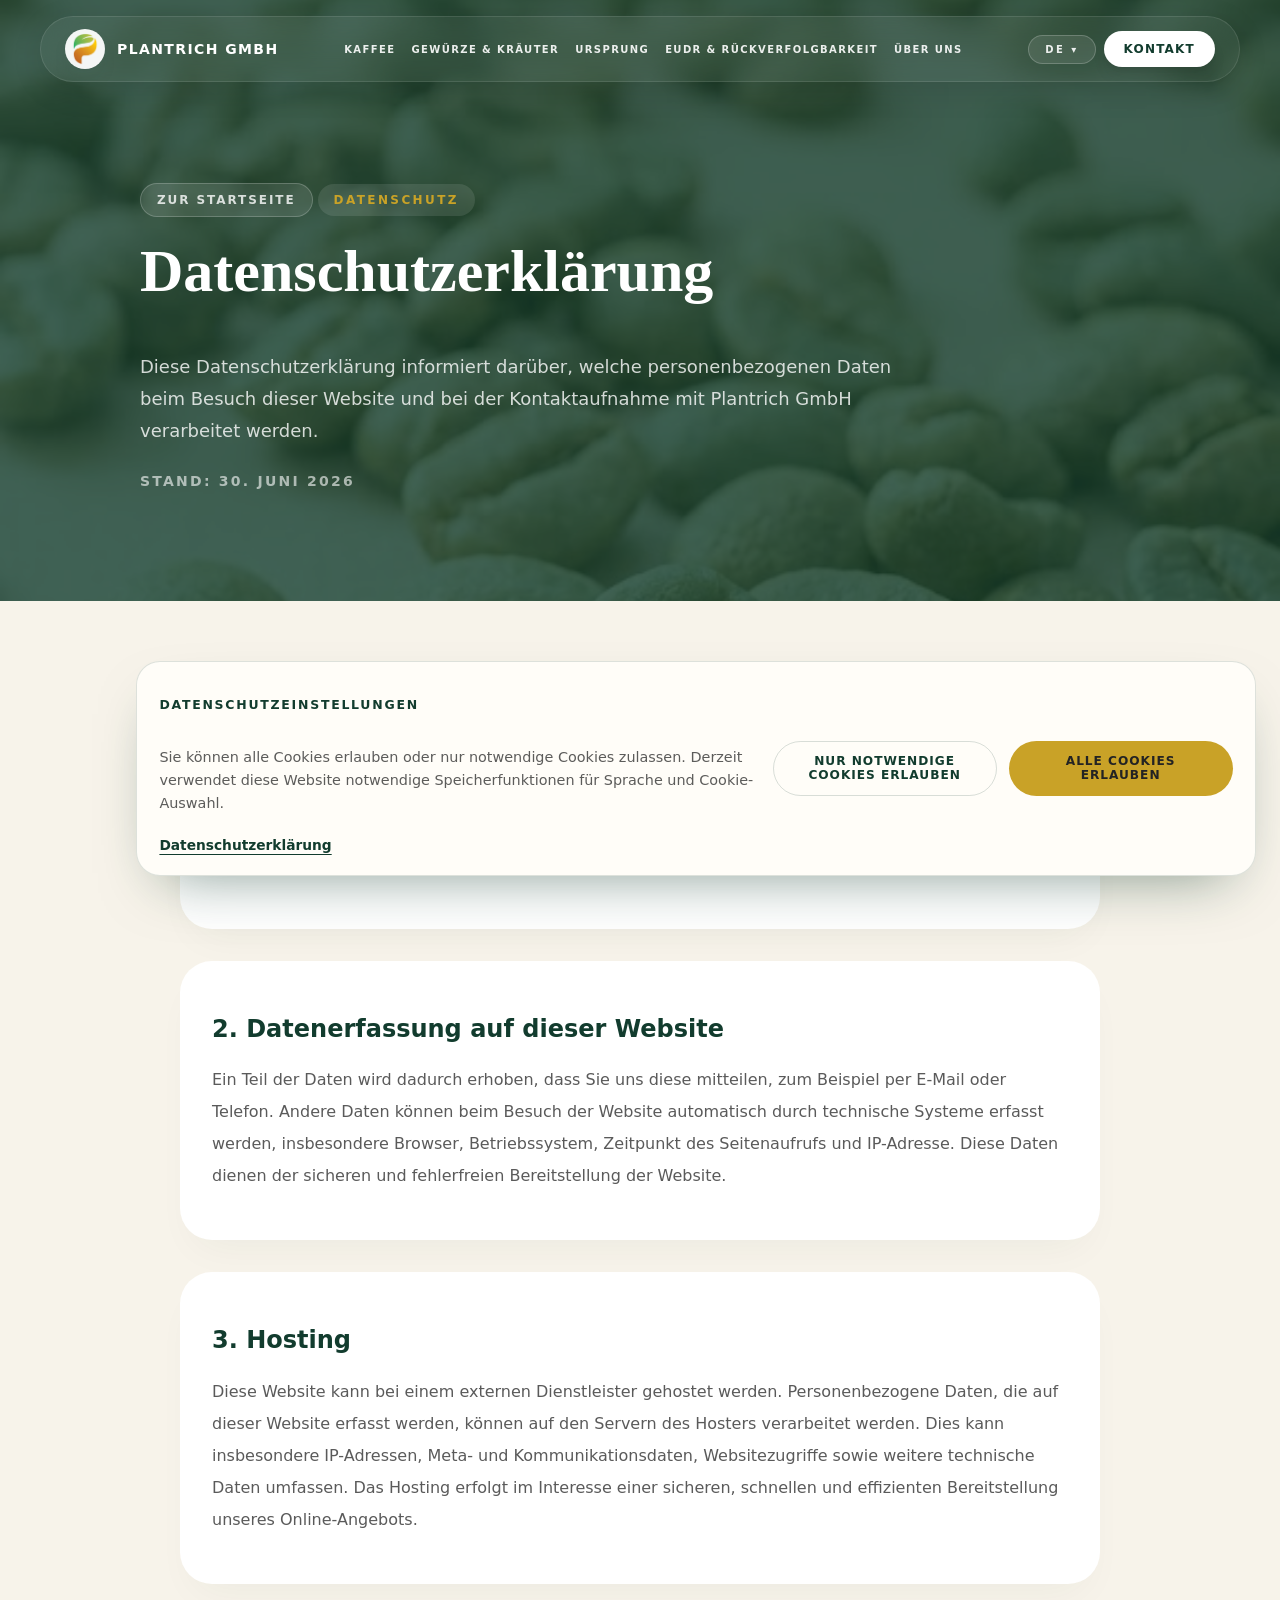
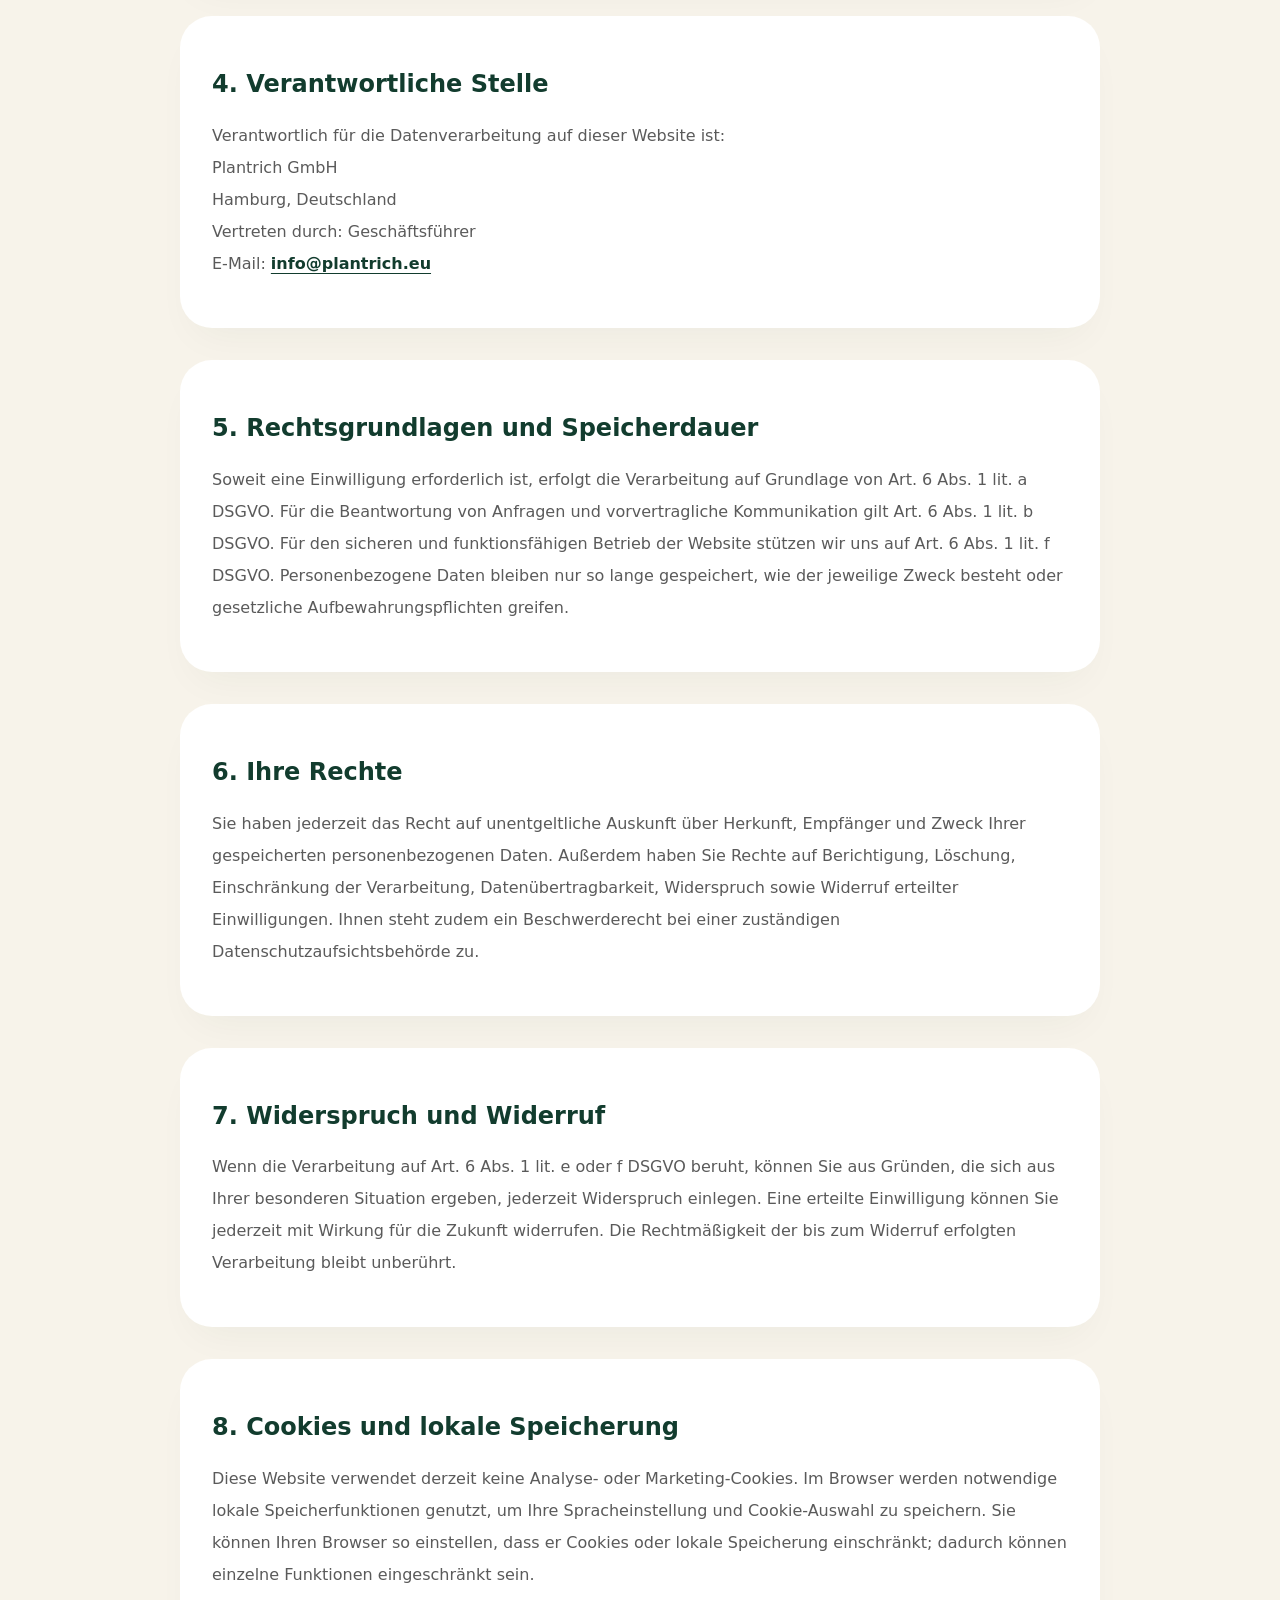
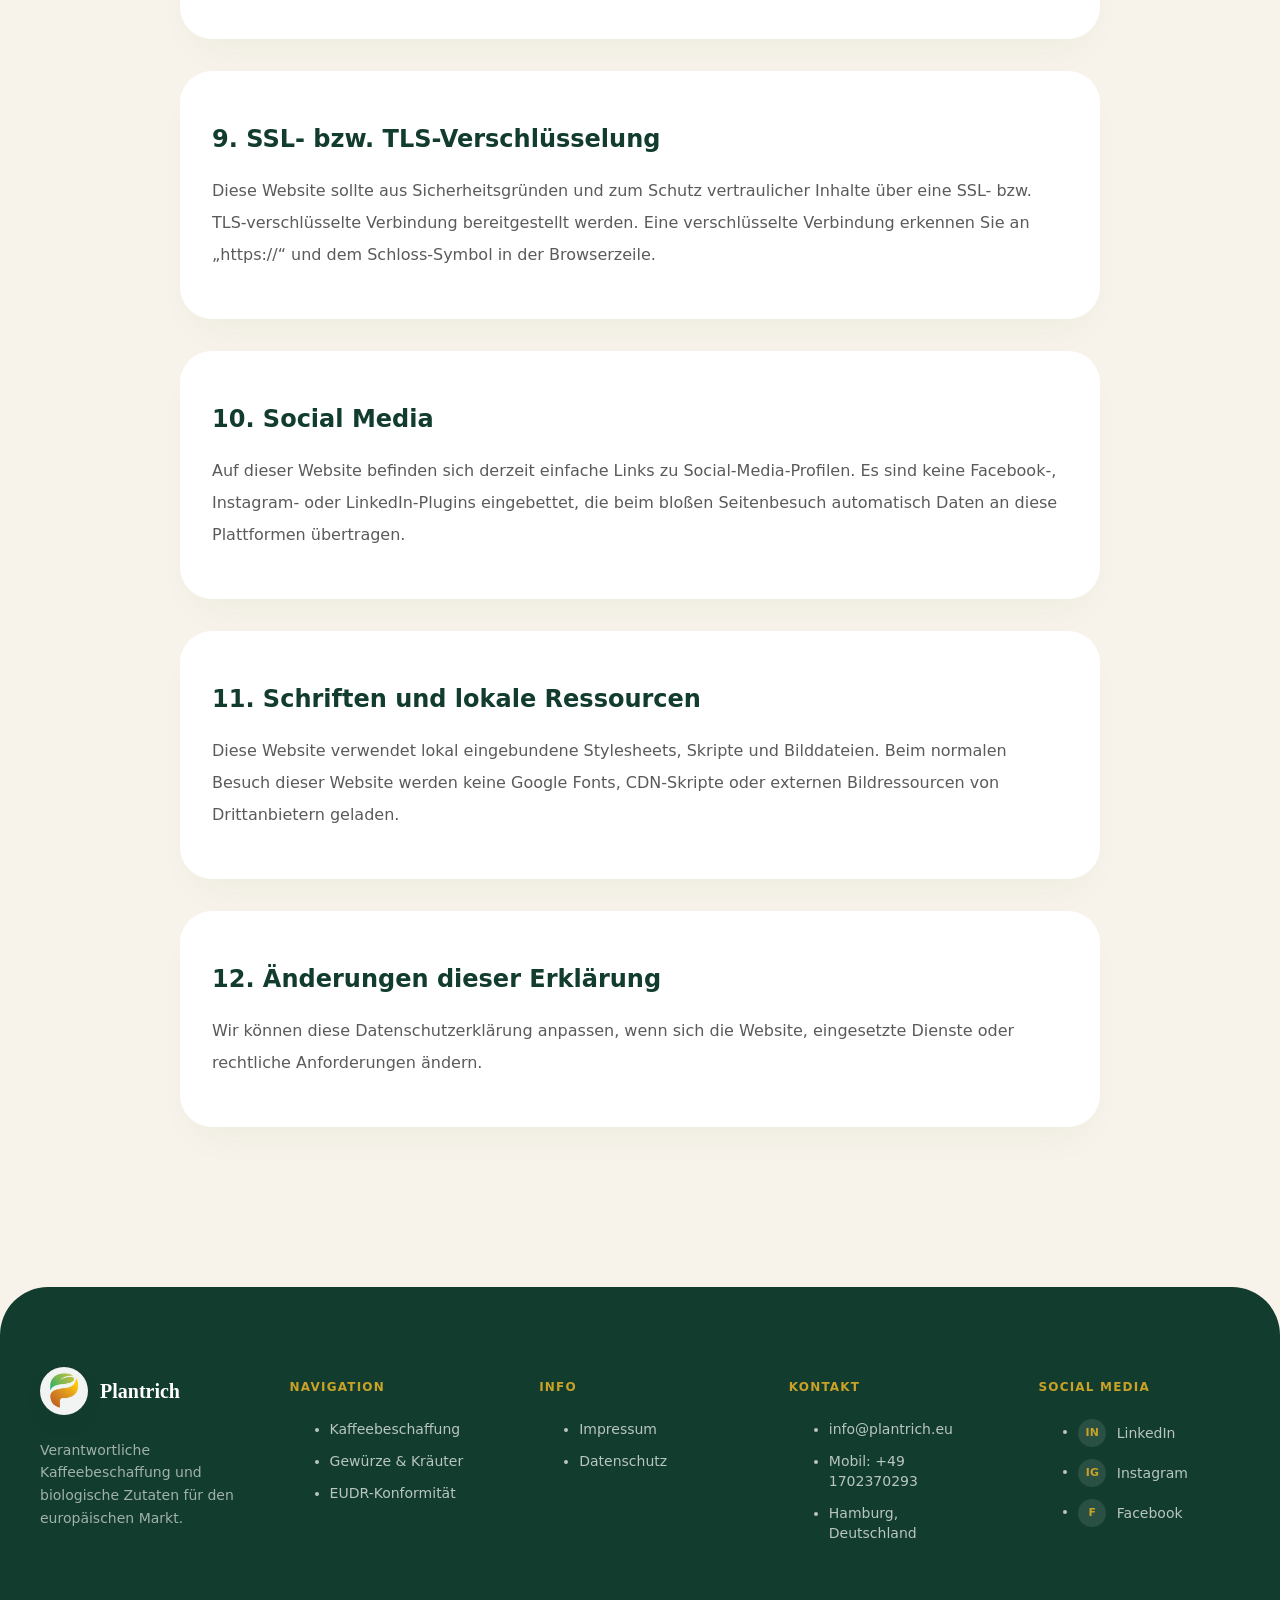
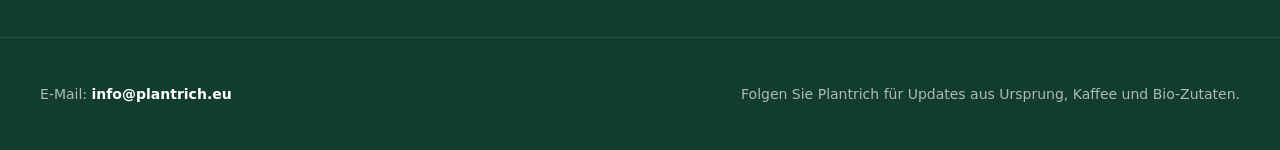
<file: privacy.html>
<!doctype html>
<html lang="de" class="scroll-smooth">
  <head>
    <meta charset="UTF-8" />
    <meta name="viewport" content="width=device-width, initial-scale=1.0" />
    <title>Datenschutzerklärung | Plantrich GmbH</title>
    <meta name="description" content="Datenschutzerklärung der Plantrich GmbH mit Informationen zu Kontaktaufnahme, lokaler Speicherung, externen Diensten und Betroffenenrechten." />
    <link rel="icon" type="image/png" sizes="32x32" href="assets/favicon-32.png" />
    <link rel="apple-touch-icon" sizes="180x180" href="assets/favicon-180.png" />
    <link rel="stylesheet" href="local-utilities.css" />
    <link rel="stylesheet" href="styles.css" />
  </head>
  <body class="bg-cream text-charcoal overflow-x-hidden" data-page="privacy">

    <header class="fixed inset-x-0 top-4 z-50 px-4 sm:px-6 lg:px-10" id="navbarWrapper">
      <nav class="glass-panel mx-auto flex w-full max-w-[1200px] items-center justify-between gap-4 rounded-full px-4 py-3 shadow-glass sm:px-5 lg:px-6" id="navbar" aria-label="Primary navigation">
        <a href="index.html#hero" class="flex items-center gap-3 text-sm font-bold uppercase tracking-widest text-white whitespace-nowrap">
          <span class="brand-logo-mark h-10 w-10">
            <img src="assets/logo.png" alt="" class="brand-logo-image" />
          </span>
          <span class="brand-text hidden sm:inline">Plantrich GmbH</span>
        </a>
        <div class="hidden xl:flex flex-1 items-center justify-center gap-4 text-[10px] font-bold uppercase tracking-[0.14em] text-white/90 whitespace-nowrap">
          <a href="index.html#coffee" class="nav-link hover:text-gold" data-translate-key="navCoffee">Kaffee</a>
          <a href="index.html#spices" class="nav-link hover:text-gold" data-translate-key="navSpices">Gewürze & Kräuter</a>
          <a href="index.html#origins" class="nav-link hover:text-gold" data-translate-key="navOrigins">Ursprung</a>
          <a href="index.html#traceability" class="nav-link hover:text-gold" data-translate-key="navTraceability">EUDR & Rückverfolgbarkeit</a>
          <a href="index.html#about" class="nav-link hover:text-gold" data-translate-key="navAbout">Über uns</a>
        </div>
        <div class="flex items-center gap-2 whitespace-nowrap">
          <details class="language-dropdown relative">
            <summary id="languageSummary" class="language-trigger list-none cursor-pointer rounded-full border border-white/20 bg-white/10 px-4 py-2 text-[10px] font-bold uppercase tracking-[0.24em] text-white/90">DE</summary>
            <div class="absolute right-0 mt-3 min-w-[110px] rounded-2xl border border-white/10 bg-white/95 p-2 text-[11px] font-semibold uppercase tracking-[0.24em] text-charcoal shadow-xl">
              <button type="button" data-lang="de" class="language-button w-full text-left block rounded-xl px-3 py-2 hover:bg-cream">DE</button>
              <button type="button" data-lang="en" class="language-button w-full text-left block rounded-xl px-3 py-2 hover:bg-cream">EN</button>
            </div>
          </details>
          <a href="index.html#contact" class="hidden rounded-full bg-white px-5 py-2.5 text-xs font-bold uppercase tracking-widest text-primary shadow-lg transition-transform hover:scale-105 hover:bg-gold hover:text-charcoal xl:inline-flex" data-translate-key="navContactCTA">Kontakt</a>
          <button id="mobileMenuButton" type="button" class="mobile-menu-trigger inline-flex h-10 w-10 items-center justify-center rounded-full border border-white/20 bg-white/10 text-white xl:hidden" aria-expanded="false" aria-controls="mobileMenu">
            <span class="icon-fallback menu-icon-fallback" aria-hidden="true"><span></span><span></span><span></span></span>
            <i data-lucide="menu" class="h-5 w-5" aria-hidden="true"></i>
            <span class="sr-only" data-translate-key="navMenuOpen">Menü öffnen</span>
          </button>
        </div>
      </nav>
      <div id="mobileMenu" class="mx-auto mt-3 hidden w-full max-w-[1200px] xl:hidden">
        <div class="rounded-[1.5rem] border border-white/20 bg-white/95 p-4 text-primary shadow-card backdrop-blur-xl">
          <div class="mb-3 flex items-center justify-between border-b border-primary/10 pb-3">
            <p class="text-xs font-bold uppercase tracking-[0.18em]" data-translate-key="navMenu">Menü</p>
            <button id="mobileMenuClose" type="button" class="inline-flex h-10 w-10 items-center justify-center rounded-full border border-primary/10 bg-primary/5 text-primary">
              <span class="icon-fallback close-icon-fallback" aria-hidden="true"></span>
              <i data-lucide="x" class="h-5 w-5" aria-hidden="true"></i>
              <span class="sr-only" data-translate-key="navMenuClose">Menü schließen</span>
            </button>
          </div>
          <div class="grid gap-2 text-sm font-bold uppercase tracking-[0.12em]">
            <a href="index.html#coffee" class="rounded-2xl px-4 py-3 hover:bg-primary/5" data-mobile-link data-translate-key="navCoffee">Kaffee</a>
            <a href="index.html#spices" class="rounded-2xl px-4 py-3 hover:bg-primary/5" data-mobile-link data-translate-key="navSpices">Gewürze & Kräuter</a>
            <a href="index.html#origins" class="rounded-2xl px-4 py-3 hover:bg-primary/5" data-mobile-link data-translate-key="navOrigins">Ursprung</a>
            <a href="index.html#traceability" class="rounded-2xl px-4 py-3 hover:bg-primary/5" data-mobile-link data-translate-key="navTraceability">EUDR & Rückverfolgbarkeit</a>
            <a href="index.html#about" class="rounded-2xl px-4 py-3 hover:bg-primary/5" data-mobile-link data-translate-key="navAbout">Über uns</a>
            <a href="index.html#contact" class="mt-2 rounded-2xl bg-gold px-4 py-3 text-center text-charcoal shadow-soft" data-mobile-link data-translate-key="navContactCTA">Kontakt</a>
          </div>
          <div class="mt-4 flex items-center justify-between border-t border-primary/10 pt-4">
            <p class="text-xs font-bold uppercase tracking-[0.18em] text-primary/70" data-translate-key="languageLabel">Sprache</p>
            <div class="flex gap-2 text-xs font-bold uppercase tracking-[0.16em]">
              <button type="button" data-lang="de" class="language-button rounded-full border border-primary/10 px-4 py-2 hover:bg-primary/5">DE</button>
              <button type="button" data-lang="en" class="language-button rounded-full border border-primary/10 px-4 py-2 hover:bg-primary/5">EN</button>
            </div>
          </div>
        </div>
      </div>
    </header>

    <main>
      <section class="relative overflow-hidden bg-primary px-6 pb-20 pt-36 text-white sm:px-10 lg:pb-24">
        <div class="absolute inset-0 opacity-20 bg-beans bg-cover bg-center"></div>
        <div class="relative mx-auto max-w-[1000px]">
          <a href="index.html" class="inline-flex rounded-full border border-white/20 bg-white/10 px-4 py-2 text-xs font-bold uppercase tracking-[0.16em] text-white/80 hover:text-gold" data-translate-key="privacyBackHome">Zur Startseite</a>
          <div class="mt-10 inline-flex rounded-full bg-white/10 px-4 py-2 text-xs font-bold uppercase tracking-[0.2em] text-gold" data-translate-key="privacyBadge">Datenschutz</div>
          <h1 class="mt-6 text-5xl font-bold leading-tight sm:text-6xl text-hero" data-translate-key="privacyHeading">Datenschutzerklärung</h1>
          <p class="mt-6 max-w-3xl text-lg leading-8 text-white/80" data-translate-key="privacyIntro">Diese Datenschutzerklärung informiert darüber, welche personenbezogenen Daten beim Besuch dieser Website und bei der Kontaktaufnahme mit Plantrich GmbH verarbeitet werden.</p>
          <p class="mt-6 text-sm font-semibold uppercase tracking-[0.16em] text-white/60" data-translate-key="privacyUpdated">Stand: 30. Juni 2026</p>
        </div>
      </section>

      <section class="privacy-policy mx-auto max-w-[1000px] px-6 py-20 sm:px-10">
        <div class="space-y-8">
          <article class="rounded-[2rem] bg-white p-8 shadow-soft">
            <h2 class="text-2xl font-bold text-primary" data-translate-key="privacyGeneralTitle">1. Allgemeine Informationen</h2>
            <p class="mt-4 leading-8 text-charcoal/75" data-translate-key="privacyGeneralText">Die folgenden Hinweise geben einen einfachen Überblick darüber, was mit Ihren personenbezogenen Daten passiert, wenn Sie diese Website besuchen. Personenbezogene Daten sind alle Daten, mit denen Sie persönlich identifiziert werden können.</p>
          </article>

          <article class="rounded-[2rem] bg-white p-8 shadow-soft">
            <h2 class="text-2xl font-bold text-primary" data-translate-key="privacyCollectionTitle">2. Datenerfassung auf dieser Website</h2>
            <p class="mt-4 leading-8 text-charcoal/75" data-translate-key="privacyCollectionText">Ein Teil der Daten wird dadurch erhoben, dass Sie uns diese mitteilen, zum Beispiel per E-Mail oder Telefon. Andere Daten können beim Besuch der Website automatisch durch technische Systeme erfasst werden, insbesondere Browser, Betriebssystem, Zeitpunkt des Seitenaufrufs und IP-Adresse. Diese Daten dienen der sicheren und fehlerfreien Bereitstellung der Website.</p>
          </article>

          <article class="rounded-[2rem] bg-white p-8 shadow-soft">
            <h2 class="text-2xl font-bold text-primary" data-translate-key="privacyHostingTitle">3. Hosting</h2>
            <p class="mt-4 leading-8 text-charcoal/75" data-translate-key="privacyHostingText">Diese Website kann bei einem externen Dienstleister gehostet werden. Personenbezogene Daten, die auf dieser Website erfasst werden, können auf den Servern des Hosters verarbeitet werden. Dies kann insbesondere IP-Adressen, Meta- und Kommunikationsdaten, Websitezugriffe sowie weitere technische Daten umfassen. Das Hosting erfolgt im Interesse einer sicheren, schnellen und effizienten Bereitstellung unseres Online-Angebots.</p>
          </article>

          <article class="rounded-[2rem] bg-white p-8 shadow-soft">
            <h2 class="text-2xl font-bold text-primary" data-translate-key="privacyResponsibleTitle">4. Verantwortliche Stelle</h2>
            <p class="mt-4 leading-8 text-charcoal/75" data-translate-key="privacyResponsibleText" data-translate-html>Verantwortlich für die Datenverarbeitung auf dieser Website ist:<br />Plantrich GmbH<br />Hamburg, Deutschland<br />Vertreten durch: Geschäftsführer<br />E-Mail: <a href="mailto:info@plantrich.eu">info@plantrich.eu</a></p>
          </article>

          <article class="rounded-[2rem] bg-white p-8 shadow-soft">
            <h2 class="text-2xl font-bold text-primary" data-translate-key="privacyLegalRetentionTitle">5. Rechtsgrundlagen und Speicherdauer</h2>
            <p class="mt-4 leading-8 text-charcoal/75" data-translate-key="privacyLegalRetentionText">Soweit eine Einwilligung erforderlich ist, erfolgt die Verarbeitung auf Grundlage von Art. 6 Abs. 1 lit. a DSGVO. Für die Beantwortung von Anfragen und vorvertragliche Kommunikation gilt Art. 6 Abs. 1 lit. b DSGVO. Für den sicheren und funktionsfähigen Betrieb der Website stützen wir uns auf Art. 6 Abs. 1 lit. f DSGVO. Personenbezogene Daten bleiben nur so lange gespeichert, wie der jeweilige Zweck besteht oder gesetzliche Aufbewahrungspflichten greifen.</p>
          </article>

          <article class="rounded-[2rem] bg-white p-8 shadow-soft">
            <h2 class="text-2xl font-bold text-primary" data-translate-key="privacyRightsTitle">6. Ihre Rechte</h2>
            <p class="mt-4 leading-8 text-charcoal/75" data-translate-key="privacyRightsText">Sie haben jederzeit das Recht auf unentgeltliche Auskunft über Herkunft, Empfänger und Zweck Ihrer gespeicherten personenbezogenen Daten. Außerdem haben Sie Rechte auf Berichtigung, Löschung, Einschränkung der Verarbeitung, Datenübertragbarkeit, Widerspruch sowie Widerruf erteilter Einwilligungen. Ihnen steht zudem ein Beschwerderecht bei einer zuständigen Datenschutzaufsichtsbehörde zu.</p>
          </article>

          <article class="rounded-[2rem] bg-white p-8 shadow-soft">
            <h2 class="text-2xl font-bold text-primary" data-translate-key="privacyObjectionTitle">7. Widerspruch und Widerruf</h2>
            <p class="mt-4 leading-8 text-charcoal/75" data-translate-key="privacyObjectionText">Wenn die Verarbeitung auf Art. 6 Abs. 1 lit. e oder f DSGVO beruht, können Sie aus Gründen, die sich aus Ihrer besonderen Situation ergeben, jederzeit Widerspruch einlegen. Eine erteilte Einwilligung können Sie jederzeit mit Wirkung für die Zukunft widerrufen. Die Rechtmäßigkeit der bis zum Widerruf erfolgten Verarbeitung bleibt unberührt.</p>
          </article>

          <article class="rounded-[2rem] bg-white p-8 shadow-soft">
            <h2 class="text-2xl font-bold text-primary" data-translate-key="privacyCookiesTitle">8. Cookies und lokale Speicherung</h2>
            <p class="mt-4 leading-8 text-charcoal/75" data-translate-key="privacyCookiesText">Diese Website verwendet derzeit keine Analyse- oder Marketing-Cookies. Im Browser werden notwendige lokale Speicherfunktionen genutzt, um Ihre Spracheinstellung und Cookie-Auswahl zu speichern. Sie können Ihren Browser so einstellen, dass er Cookies oder lokale Speicherung einschränkt; dadurch können einzelne Funktionen eingeschränkt sein.</p>
          </article>

          <article class="rounded-[2rem] bg-white p-8 shadow-soft">
            <h2 class="text-2xl font-bold text-primary" data-translate-key="privacyEncryptionTitle">9. SSL- bzw. TLS-Verschlüsselung</h2>
            <p class="mt-4 leading-8 text-charcoal/75" data-translate-key="privacyEncryptionText">Diese Website sollte aus Sicherheitsgründen und zum Schutz vertraulicher Inhalte über eine SSL- bzw. TLS-verschlüsselte Verbindung bereitgestellt werden. Eine verschlüsselte Verbindung erkennen Sie an „https://“ und dem Schloss-Symbol in der Browserzeile.</p>
          </article>

          <article class="rounded-[2rem] bg-white p-8 shadow-soft">
            <h2 class="text-2xl font-bold text-primary" data-translate-key="privacySocialTitle">10. Social Media</h2>
            <p class="mt-4 leading-8 text-charcoal/75" data-translate-key="privacySocialText">Auf dieser Website befinden sich derzeit einfache Links zu Social-Media-Profilen. Es sind keine Facebook-, Instagram- oder LinkedIn-Plugins eingebettet, die beim bloßen Seitenbesuch automatisch Daten an diese Plattformen übertragen.</p>
          </article>

          <article class="rounded-[2rem] bg-white p-8 shadow-soft">
            <h2 class="text-2xl font-bold text-primary" data-translate-key="privacyToolsTitle">11. Schriften und lokale Ressourcen</h2>
            <p class="mt-4 leading-8 text-charcoal/75" data-translate-key="privacyToolsText">Diese Website verwendet lokal eingebundene Stylesheets, Skripte und Bilddateien. Beim normalen Besuch dieser Website werden keine Google Fonts, CDN-Skripte oder externen Bildressourcen von Drittanbietern geladen.</p>
          </article>

          <article class="rounded-[2rem] bg-white p-8 shadow-soft">
            <h2 class="text-2xl font-bold text-primary" data-translate-key="privacyUpdatesTitle">12. Änderungen dieser Erklärung</h2>
            <p class="mt-4 leading-8 text-charcoal/75" data-translate-key="privacyUpdatesText">Wir können diese Datenschutzerklärung anpassen, wenn sich die Website, eingesetzte Dienste oder rechtliche Anforderungen ändern.</p>
          </article>
        </div>
      </section>
    </main>

    <footer class="bg-primary text-white rounded-t-[3rem] mt-20">
      <div class="mx-auto max-w-[1400px] px-6 py-20 sm:px-10 grid gap-12 md:grid-cols-2 lg:grid-cols-5">
        <div class="space-y-6">
          <div class="flex items-center gap-3 text-xl font-bold font-serif text-white">
            <span class="brand-logo-mark h-12 w-12">
              <img src="assets/logo.png" alt="" class="brand-logo-image" />
            </span>Plantrich
          </div>
          <p class="text-sm leading-relaxed text-white/60" data-translate-key="footerDesc">Verantwortliche Kaffeebeschaffung und biologische Zutaten für den europäischen Markt.</p>
        </div>
        <div>
          <h3 class="font-bold mb-6 text-gold uppercase tracking-widest text-xs" data-translate-key="footerNavHeading">Navigation</h3>
          <ul class="space-y-3 text-sm text-white/70">
            <li><a href="index.html#coffee" class="hover:text-white transition" data-translate-key="footerLink1">Kaffeebeschaffung</a></li>
            <li><a href="index.html#spices" class="hover:text-white transition" data-translate-key="footerLink2">Gewürze & Kräuter</a></li>
            <li><a href="index.html#traceability" class="hover:text-white transition" data-translate-key="footerLink3">EUDR-Konformität</a></li>
          </ul>
        </div>
        <div>
          <h3 class="font-bold mb-6 text-gold uppercase tracking-widest text-xs" data-translate-key="footerInfoHeading">Info</h3>
          <ul class="space-y-3 text-sm text-white/70">
            <li><a href="imprint.html" class="hover:text-white transition" data-translate-key="footerImprintLink">Impressum</a></li>
            <li><a href="privacy.html" class="hover:text-white transition" data-translate-key="footerPrivacyLink">Datenschutz</a></li>
          </ul>
        </div>
        <div>
          <h3 class="font-bold mb-6 text-gold uppercase tracking-widest text-xs" data-translate-key="footerContactHeading">Kontakt</h3>
          <ul class="space-y-3 text-sm text-white/70">
            <li><a href="mailto:info@plantrich.eu" class="hover:text-white transition">info@plantrich.eu</a></li>
            <li><span data-translate-key="contactMobileLabel">Mobil:</span> <a href="tel:+491702370293" class="hover:text-white transition">+49 1702370293</a></li>
            <li data-translate-key="contactLocation">Hamburg, Deutschland</li>
          </ul>
        </div>
        <div>
          <h3 class="font-bold mb-6 text-gold uppercase tracking-widest text-xs" data-translate-key="footerSocialHeading">Social Media</h3>
          <ul class="space-y-3 text-sm text-white/70">
            <li><a href="https://www.linkedin.com/company/plantrich-gmbh/?viewAsMember=true" class="footer-social-link hover:text-white transition" aria-label="Plantrich LinkedIn"><span>in</span>LinkedIn</a></li>
            <li><a href="#" class="footer-social-link hover:text-white transition" aria-label="Plantrich Instagram"><span>ig</span>Instagram</a></li>
            <li><a href="#" class="footer-social-link hover:text-white transition" aria-label="Plantrich Facebook"><span>f</span>Facebook</a></li>
          </ul>
        </div>
      </div>
      <div class="mx-auto flex max-w-[1400px] flex-col gap-4 border-t border-white/10 px-6 py-8 text-sm text-white/65 sm:px-10 md:flex-row md:items-center md:justify-between">
        <p><span data-translate-key="footerEmailLabel">E-Mail:</span> <a href="mailto:info@plantrich.eu" class="font-semibold text-white hover:text-gold">info@plantrich.eu</a></p>
        <p data-translate-key="footerSocialNote">Folgen Sie Plantrich für Updates aus Ursprung, Kaffee und Bio-Zutaten.</p>
      </div>
    </footer>

    <script src="languages/de.js"></script>
    <script src="languages/en.js"></script>
    <script src="script.js"></script>
  </body>
</html>
</file>
<file: local-utilities.css>
*,
*::before,
*::after {
  box-sizing: border-box;
}

html.scroll-smooth {
  scroll-behavior: smooth;
}

body {
  margin: 0;
}

a {
  color: inherit;
  text-decoration: inherit;
}

button,
summary {
  font: inherit;
}

button {
  cursor: pointer;
  border: 0;
  background: transparent;
  padding: 0;
}

img,
svg {
  display: block;
}

.sr-only {
  position: absolute;
  width: 1px;
  height: 1px;
  padding: 0;
  margin: -1px;
  overflow: hidden;
  clip: rect(0, 0, 0, 0);
  white-space: nowrap;
  border: 0;
}

.fixed { position: fixed; }
.absolute { position: absolute; }
.relative { position: relative; }
.inset-0 { inset: 0; }
.inset-x-0 { left: 0; right: 0; }
.top-4 { top: 1rem; }
.right-0 { right: 0; }
.bottom-10 { bottom: 2.5rem; }
.left-1\/2 { left: 50%; }
.z-10 { z-index: 10; }
.z-20 { z-index: 20; }
.z-50 { z-index: 50; }

.mx-auto { margin-left: auto; margin-right: auto; }
.mb-3 { margin-bottom: 0.75rem; }
.mb-6 { margin-bottom: 1.5rem; }
.mt-2 { margin-top: 0.5rem; }
.mt-3 { margin-top: 0.75rem; }
.mt-4 { margin-top: 1rem; }
.mt-6 { margin-top: 1.5rem; }
.mt-8 { margin-top: 2rem; }
.mt-10 { margin-top: 2.5rem; }
.mt-12 { margin-top: 3rem; }
.mt-20 { margin-top: 5rem; }

.block { display: block; }
.inline-block { display: inline-block; }
.inline-flex { display: inline-flex; }
.flex { display: flex; }
.grid { display: grid; }
.hidden { display: none; }

.h-2 { height: 0.5rem; }
.h-5 { height: 1.25rem; }
.h-10 { height: 2.5rem; }
.h-12 { height: 3rem; }
.h-96 { height: 24rem; }
.h-\[500px\] { height: 500px; }
.h-full { height: 100%; }
.min-h-screen { min-height: 100vh; }
.w-2 { width: 0.5rem; }
.w-5 { width: 1.25rem; }
.w-7 { width: 1.75rem; }
.w-10 { width: 2.5rem; }
.w-12 { width: 3rem; }
.w-full { width: 100%; }
.min-w-\[110px\] { min-width: 110px; }
.max-w-sm { max-width: 24rem; }
.max-w-xl { max-width: 36rem; }
.max-w-3xl { max-width: 48rem; }
.max-w-\[1000px\] { max-width: 1000px; }
.max-w-\[1200px\] { max-width: 1200px; }
.max-w-\[1400px\] { max-width: 1400px; }

.flex-1 { flex: 1 1 0%; }
.flex-col { flex-direction: column; }
.items-start { align-items: flex-start; }
.items-center { align-items: center; }
.justify-center { justify-content: center; }
.justify-between { justify-content: space-between; }
.gap-2 { gap: 0.5rem; }
.gap-3 { gap: 0.75rem; }
.gap-4 { gap: 1rem; }
.gap-6 { gap: 1.5rem; }
.gap-8 { gap: 2rem; }
.gap-12 { gap: 3rem; }
.space-y-3 > * + * { margin-top: 0.75rem; }
.space-y-4 > * + * { margin-top: 1rem; }
.space-y-6 > * + * { margin-top: 1.5rem; }
.space-y-8 > * + * { margin-top: 2rem; }
.space-y-9 > * + * { margin-top: 2.25rem; }
.space-y-32 > * + * { margin-top: 8rem; }

.overflow-hidden { overflow: hidden; }
.overflow-x-hidden { overflow-x: hidden; }
.object-cover { object-fit: cover; }
.opacity-20 { opacity: 0.2; }
.opacity-70 { opacity: 0.7; }
.mix-blend-overlay { mix-blend-mode: overlay; }
.backdrop-blur-xl {
  -webkit-backdrop-filter: blur(24px);
  backdrop-filter: blur(24px);
}

.list-none { list-style-type: none; }
.list-disc { list-style-type: disc; }
.list-inside { list-style-position: inside; }
.cursor-pointer { cursor: pointer; }
.whitespace-nowrap { white-space: nowrap; }

.rounded-full { border-radius: 9999px; }
.rounded-xl { border-radius: 0.75rem; }
.rounded-2xl { border-radius: 1rem; }
.rounded-3xl { border-radius: 1.5rem; }
.rounded-\[1\.5rem\] { border-radius: 1.5rem; }
.rounded-\[2rem\] { border-radius: 2rem; }
.rounded-\[2\.5rem\] { border-radius: 2.5rem; }
.rounded-t-\[3rem\] { border-top-left-radius: 3rem; border-top-right-radius: 3rem; }

.border { border-width: 1px; border-style: solid; }
.border-2 { border-width: 2px; border-style: solid; }
.border-b { border-bottom-width: 1px; border-bottom-style: solid; }
.border-t { border-top-width: 1px; border-top-style: solid; }
.border-l-4 { border-left-width: 4px; border-left-style: solid; }
.border-black\/5 { border-color: rgba(0, 0, 0, 0.05); }
.border-coffee\/10 { border-color: rgba(107, 63, 36, 0.1); }
.border-gold\/15 { border-color: rgba(201, 162, 39, 0.15); }
.border-gold\/50 { border-color: rgba(201, 162, 39, 0.5); }
.border-gold\/80 { border-color: rgba(201, 162, 39, 0.8); }
.border-primary\/10 { border-color: rgba(18, 60, 46, 0.1); }
.border-white\/10 { border-color: rgba(255, 255, 255, 0.1); }
.border-white\/20 { border-color: rgba(255, 255, 255, 0.2); }
.border-white\/30 { border-color: rgba(255, 255, 255, 0.3); }
.border-white\/40 { border-color: rgba(255, 255, 255, 0.4); }

.bg-\[\#eff5f0\] { background-color: #eff5f0; }
.bg-cream { background-color: #F7F3EA; }
.bg-gold { background-color: #C9A227; }
.bg-gold\/20 { background-color: rgba(201, 162, 39, 0.2); }
.bg-primary { background-color: #123C2E; }
.bg-primary\/5 { background-color: rgba(18, 60, 46, 0.05); }
.bg-primary\/10 { background-color: rgba(18, 60, 46, 0.1); }
.bg-white { background-color: #fff; }
.bg-white\/10 { background-color: rgba(255, 255, 255, 0.1); }
.bg-white\/20 { background-color: rgba(255, 255, 255, 0.2); }
.bg-white\/95 { background-color: rgba(255, 255, 255, 0.95); }
.bg-cover { background-size: cover; }
.bg-center { background-position: center; }
.bg-beans { background-image: url('assets/green-beans.jpeg'); }
.bg-gradient-to-b {
  --tw-gradient-from: transparent;
  --tw-gradient-via: transparent;
  --tw-gradient-to: transparent;
  background-image: linear-gradient(to bottom, var(--tw-gradient-from), var(--tw-gradient-via), var(--tw-gradient-to));
}
.from-primary\/80 { --tw-gradient-from: rgba(18, 60, 46, 0.8); }
.via-primary\/60 { --tw-gradient-via: rgba(18, 60, 46, 0.6); }
.to-primary\/90 { --tw-gradient-to: rgba(18, 60, 46, 0.9); }

.p-1 { padding: 0.25rem; }
.p-2 { padding: 0.5rem; }
.p-4 { padding: 1rem; }
.p-6 { padding: 1.5rem; }
.p-8 { padding: 2rem; }
.p-10 { padding: 2.5rem; }
.px-3 { padding-left: 0.75rem; padding-right: 0.75rem; }
.px-4 { padding-left: 1rem; padding-right: 1rem; }
.px-5 { padding-left: 1.25rem; padding-right: 1.25rem; }
.px-6 { padding-left: 1.5rem; padding-right: 1.5rem; }
.px-8 { padding-left: 2rem; padding-right: 2rem; }
.py-2 { padding-top: 0.5rem; padding-bottom: 0.5rem; }
.py-2\.5 { padding-top: 0.625rem; padding-bottom: 0.625rem; }
.py-3 { padding-top: 0.75rem; padding-bottom: 0.75rem; }
.py-4 { padding-top: 1rem; padding-bottom: 1rem; }
.py-8 { padding-top: 2rem; padding-bottom: 2rem; }
.py-20 { padding-top: 5rem; padding-bottom: 5rem; }
.py-24 { padding-top: 6rem; padding-bottom: 6rem; }
.pb-3 { padding-bottom: 0.75rem; }
.pb-20 { padding-bottom: 5rem; }
.pb-24 { padding-bottom: 6rem; }
.pl-6 { padding-left: 1.5rem; }
.pt-4 { padding-top: 1rem; }
.pt-24 { padding-top: 6rem; }
.pt-36 { padding-top: 9rem; }

.text-left { text-align: left; }
.text-center { text-align: center; }
.font-serif { font-family: Georgia, 'Times New Roman', serif; }
.text-xs { font-size: 0.75rem; line-height: 1rem; }
.text-sm { font-size: 0.875rem; line-height: 1.25rem; }
.text-base { font-size: 1rem; line-height: 1.5rem; }
.text-lg { font-size: 1.125rem; line-height: 1.75rem; }
.text-xl { font-size: 1.25rem; line-height: 1.75rem; }
.text-2xl { font-size: 1.5rem; line-height: 2rem; }
.text-3xl { font-size: 1.875rem; line-height: 2.25rem; }
.text-4xl { font-size: 2.25rem; line-height: 2.5rem; }
.text-5xl { font-size: 3rem; line-height: 1; }
.text-\[10px\] { font-size: 10px; }
.text-\[11px\] { font-size: 11px; }
.font-light { font-weight: 300; }
.font-semibold { font-weight: 600; }
.font-bold { font-weight: 700; }
.italic { font-style: italic; }
.uppercase { text-transform: uppercase; }
.leading-7 { line-height: 1.75rem; }
.leading-8 { line-height: 2rem; }
.leading-relaxed { line-height: 1.625; }
.leading-tight { line-height: 1.15; }
.tracking-wider { letter-spacing: 0.05em; }
.tracking-widest { letter-spacing: 0.1em; }
.tracking-\[0\.12em\] { letter-spacing: 0.12em; }
.tracking-\[0\.14em\] { letter-spacing: 0.14em; }
.tracking-\[0\.16em\] { letter-spacing: 0.16em; }
.tracking-\[0\.18em\] { letter-spacing: 0.18em; }
.tracking-\[0\.2em\] { letter-spacing: 0.2em; }
.tracking-\[0\.24em\] { letter-spacing: 0.24em; }

.text-charcoal { color: #232323; }
.text-charcoal\/70 { color: rgba(35, 35, 35, 0.7); }
.text-charcoal\/75 { color: rgba(35, 35, 35, 0.75); }
.text-charcoal\/80 { color: rgba(35, 35, 35, 0.8); }
.text-gold { color: #C9A227; }
.text-primary { color: #123C2E; }
.text-primary\/70 { color: rgba(18, 60, 46, 0.7); }
.text-white { color: #fff; }
.text-white\/60 { color: rgba(255, 255, 255, 0.6); }
.text-white\/65 { color: rgba(255, 255, 255, 0.65); }
.text-white\/70 { color: rgba(255, 255, 255, 0.7); }
.text-white\/75 { color: rgba(255, 255, 255, 0.75); }
.text-white\/80 { color: rgba(255, 255, 255, 0.8); }
.text-white\/85 { color: rgba(255, 255, 255, 0.85); }
.text-white\/90 { color: rgba(255, 255, 255, 0.9); }

.shadow-soft { box-shadow: 0 20px 40px -15px rgba(18, 60, 46, 0.05); }
.shadow-card { box-shadow: 0 25px 50px -12px rgba(0, 0, 0, 0.15); }
.shadow-glass { box-shadow: 0 8px 32px 0 rgba(0, 0, 0, 0.1); }
.shadow-lg { box-shadow: 0 10px 15px -3px rgba(0, 0, 0, 0.1), 0 4px 6px -4px rgba(0, 0, 0, 0.1); }
.shadow-xl { box-shadow: 0 20px 25px -5px rgba(0, 0, 0, 0.1), 0 8px 10px -6px rgba(0, 0, 0, 0.1); }
.shadow-2xl { box-shadow: 0 25px 50px -12px rgba(0, 0, 0, 0.25); }
.shadow-\[0_0_20px_rgba\(201\2c 162\2c 39\2c 0\.3\)\] { box-shadow: 0 0 20px rgba(201, 162, 39, 0.3); }
.drop-shadow-lg { filter: drop-shadow(0 10px 8px rgba(0, 0, 0, 0.04)) drop-shadow(0 4px 3px rgba(0, 0, 0, 0.1)); }

.transform,
.-translate-x-1\/2,
.-translate-x-4,
.translate-x-4,
.scale-105 {
  transform: translate(var(--tw-translate-x, 0), var(--tw-translate-y, 0)) scale(var(--tw-scale-x, 1), var(--tw-scale-y, 1));
}
.-translate-x-1\/2 { --tw-translate-x: -50%; }
.-translate-x-4 { --tw-translate-x: -1rem; }
.translate-x-4 { --tw-translate-x: 1rem; }
.scale-105 { --tw-scale-x: 1.05; --tw-scale-y: 1.05; }

.transition { transition-property: color, background-color, border-color, text-decoration-color, fill, stroke, opacity, box-shadow, transform, filter, backdrop-filter; transition-duration: 150ms; }
.transition-transform { transition-property: transform; transition-duration: 150ms; }
.duration-300 { transition-duration: 300ms; }

.hover\:-translate-y-1:hover {
  --tw-translate-y: -0.25rem;
  transform: translate(var(--tw-translate-x, 0), var(--tw-translate-y, 0)) scale(var(--tw-scale-x, 1), var(--tw-scale-y, 1));
}
.hover\:scale-105:hover {
  --tw-scale-x: 1.05;
  --tw-scale-y: 1.05;
  transform: translate(var(--tw-translate-x, 0), var(--tw-translate-y, 0)) scale(var(--tw-scale-x, 1), var(--tw-scale-y, 1));
}
.hover\:bg-cream:hover { background-color: #F7F3EA; }
.hover\:bg-gold:hover { background-color: #C9A227; }
.hover\:bg-primary\/5:hover { background-color: rgba(18, 60, 46, 0.05); }
.hover\:bg-white:hover { background-color: #fff; }
.hover\:bg-white\/15:hover { background-color: rgba(255, 255, 255, 0.15); }
.hover\:border-gold\/30:hover { border-color: rgba(201, 162, 39, 0.3); }
.hover\:shadow-xl:hover { box-shadow: 0 20px 25px -5px rgba(0, 0, 0, 0.1), 0 8px 10px -6px rgba(0, 0, 0, 0.1); }
.hover\:text-charcoal:hover { color: #232323; }
.hover\:text-gold:hover { color: #C9A227; }
.hover\:text-white:hover { color: #fff; }

@media (min-width: 640px) {
  .sm\:inline { display: inline; }
  .sm\:flex { display: flex; }
  .sm\:flex-row { flex-direction: row; }
  .sm\:grid-cols-2 { grid-template-columns: repeat(2, minmax(0, 1fr)); }
  .sm\:col-span-2 { grid-column: span 2 / span 2; }
  .sm\:items-center { align-items: center; }
  .sm\:p-10 { padding: 2.5rem; }
  .sm\:p-16 { padding: 4rem; }
  .sm\:px-5 { padding-left: 1.25rem; padding-right: 1.25rem; }
  .sm\:px-6 { padding-left: 1.5rem; padding-right: 1.5rem; }
  .sm\:px-10 { padding-left: 2.5rem; padding-right: 2.5rem; }
  .sm\:text-5xl { font-size: 3rem; line-height: 1; }
  .sm\:text-6xl { font-size: 3.75rem; line-height: 1; }
}

@media (min-width: 768px) {
  .md\:flex-row { flex-direction: row; }
  .md\:items-center { align-items: center; }
  .md\:justify-between { justify-content: space-between; }
  .md\:grid-cols-2 { grid-template-columns: repeat(2, minmax(0, 1fr)); }
}

@media (min-width: 1024px) {
  .lg\:grid-cols-2 { grid-template-columns: repeat(2, minmax(0, 1fr)); }
  .lg\:grid-cols-4 { grid-template-columns: repeat(4, minmax(0, 1fr)); }
  .lg\:grid-cols-5 { grid-template-columns: repeat(5, minmax(0, 1fr)); }
  .lg\:grid-cols-\[0\.95fr_1\.05fr\] { grid-template-columns: 0.95fr 1.05fr; }
  .lg\:grid-cols-\[0\.9fr_1\.1fr\] { grid-template-columns: 0.9fr 1.1fr; }
  .lg\:grid-cols-\[1\.1fr_0\.9fr\] { grid-template-columns: 1.1fr 0.9fr; }
  .lg\:h-auto { height: auto; }
  .lg\:p-20 { padding: 5rem; }
  .lg\:pb-24 { padding-bottom: 6rem; }
  .lg\:px-6 { padding-left: 1.5rem; padding-right: 1.5rem; }
  .lg\:px-10 { padding-left: 2.5rem; padding-right: 2.5rem; }
  .lg\:text-7xl { font-size: 4.5rem; line-height: 1; }
}

@media (min-width: 1280px) {
  .xl\:flex { display: flex; }
  .xl\:hidden { display: none; }
  .xl\:inline-flex { display: inline-flex; }
}
</file>
<file: styles.css>
body {
  font-family: system-ui, -apple-system, BlinkMacSystemFont, 'Segoe UI', sans-serif;
  background: #faf7f1;
  color: #232323;
}

.text-hero {
  font-family: Georgia, 'Times New Roman', serif;
}

.brand-logo-mark {
  display: inline-flex;
  flex-shrink: 0;
  align-items: center;
  justify-content: center;
  overflow: hidden;
  border-radius: 999px;
  background: rgba(255, 255, 255, 0.94);
  box-shadow: 0 10px 25px -16px rgba(18, 60, 46, 0.65);
}

.brand-logo-image {
  width: 78%;
  height: 78%;
  object-fit: contain;
}

/* Glassmorphism Utilities */
.glass-panel {
  background: rgba(255, 255, 255, 0.05);
  backdrop-filter: blur(16px);
  -webkit-backdrop-filter: blur(16px);
  border: 1px solid rgba(255, 255, 255, 0.1);
}

.glass-card {
  background: rgba(255, 255, 255, 0.7);
  backdrop-filter: blur(20px);
  -webkit-backdrop-filter: blur(20px);
  border: 1px solid rgba(255, 255, 255, 0.4);
}

/* Image Hover Zoom */
.img-zoom-container {
  overflow: hidden;
}

.img-zoom-container img {
  transition: transform 0.6s cubic-bezier(0.25, 1, 0.5, 1);
}

.group:hover .img-zoom-container img {
  transform: scale(1.08);
}

.scroll-indicator {
  animation: bounce 2s infinite;
}

@keyframes bounce {
  0%,
  100% {
    transform: translateY(0);
  }

  50% {
    transform: translateY(12px);
  }
}

.map-line {
  stroke: #C9A227;
  stroke-width: 2;
  stroke-dasharray: 6;
  animation: dash 20s linear infinite;
}

@keyframes dash {
  to {
    stroke-dashoffset: -100;
  }
}

section,
#hero,
#erp {
  scroll-margin-top: 7rem;
}

.language-dropdown summary::-webkit-details-marker {
  display: none;
}

#navbarWrapper #navbar,
#navbarWrapper .nav-link,
#navbarWrapper .brand-text,
#navbarWrapper .language-trigger,
#navbarWrapper .mobile-menu-trigger {
  transition: background-color 220ms ease, border-color 220ms ease, color 220ms ease, box-shadow 220ms ease;
}

#navbarWrapper.is-scrolled #navbar {
  background: rgba(255, 255, 255, 0.94);
  border-color: rgba(18, 60, 46, 0.12);
  box-shadow: 0 18px 45px -24px rgba(18, 60, 46, 0.45);
}

#navbarWrapper.is-scrolled .nav-link,
#navbarWrapper.is-scrolled .brand-text,
#navbarWrapper.is-scrolled .language-trigger,
#navbarWrapper.is-scrolled .mobile-menu-trigger {
  color: #123C2E;
}

#navbarWrapper.is-scrolled .language-trigger,
#navbarWrapper.is-scrolled .mobile-menu-trigger {
  background: rgba(18, 60, 46, 0.06);
  border-color: rgba(18, 60, 46, 0.14);
}

.language-button.is-active {
  background: rgba(201, 162, 39, 0.18);
  color: #123C2E;
}

.footer-social-link {
  display: inline-flex;
  align-items: center;
  gap: 0.65rem;
}

.footer-social-link span {
  display: inline-flex;
  height: 1.75rem;
  width: 1.75rem;
  align-items: center;
  justify-content: center;
  border-radius: 999px;
  background: rgba(255, 255, 255, 0.1);
  color: #C9A227;
  font-size: 0.68rem;
  font-weight: 800;
  letter-spacing: 0.02em;
  text-transform: uppercase;
}

.cookie-consent {
  position: fixed;
  right: 1rem;
  bottom: 1rem;
  left: 1rem;
  z-index: 70;
  display: grid;
  gap: 1rem;
  max-width: 1040px;
  margin: 0 auto;
  padding: 1.25rem;
  border: 1px solid rgba(18, 60, 46, 0.14);
  border-radius: 1.5rem;
  background: #fffdf8;
  box-shadow: 0 25px 60px -28px rgba(18, 60, 46, 0.55);
  color: #232323;
}

.cookie-consent__content {
  display: grid;
  gap: 0.45rem;
}

.cookie-consent__title {
  color: #123C2E;
  font-size: 0.78rem;
  font-weight: 800;
  letter-spacing: 0.14em;
  text-transform: uppercase;
}

.cookie-consent__text {
  color: rgba(35, 35, 35, 0.74);
  font-size: 0.9rem;
  line-height: 1.6;
}

.cookie-consent__link {
  color: #123C2E;
  font-size: 0.86rem;
  font-weight: 700;
  text-decoration: underline;
  text-underline-offset: 4px;
}

.cookie-consent__actions {
  display: grid;
  gap: 0.75rem;
}

.cookie-consent__button {
  min-height: 2.75rem;
  border-radius: 999px;
  padding: 0.8rem 1.2rem;
  font-size: 0.76rem;
  font-weight: 800;
  letter-spacing: 0.08em;
  text-transform: uppercase;
  white-space: normal;
}

.cookie-consent__button--primary {
  background: #C9A227;
  color: #232323;
}

.cookie-consent__button--ghost {
  border: 1px solid rgba(18, 60, 46, 0.16);
  color: #123C2E;
}

.privacy-policy a {
  color: #123C2E;
  font-weight: 700;
  text-decoration: underline;
  text-underline-offset: 4px;
}

.origin-contact {
  color: rgba(35, 35, 35, 0.7);
}

.origin-card {
  cursor: pointer;
}

.origin-card:focus-visible {
  border-color: rgba(201, 162, 39, 0.8);
  outline: 3px solid rgba(201, 162, 39, 0.35);
  outline-offset: 3px;
}

.origin-contact span {
  color: #232323;
  font-weight: 600;
}

.origin-contact a {
  color: #123C2E;
  font-weight: 700;
  overflow-wrap: anywhere;
  text-decoration: underline;
  text-decoration-color: rgba(201, 162, 39, 0.65);
  text-underline-offset: 3px;
}

.origin-contact a:hover {
  color: #9B7415;
}

.legal-document__content {
  color: rgba(35, 35, 35, 0.78);
  font-size: 1rem;
  line-height: 1.8;
}

.legal-page-heading {
  font-size: 2.125rem;
  overflow-wrap: anywhere;
}

.legal-document__company {
  border-bottom: 1px solid rgba(18, 60, 46, 0.14);
  color: #123C2E;
  font-weight: 700;
  padding-bottom: 1.5rem;
}

.legal-document__content section {
  padding-top: 2.5rem;
}

.legal-document__content section + section {
  border-top: 1px solid rgba(18, 60, 46, 0.1);
  margin-top: 2.5rem;
}

.legal-document__content h2 {
  color: #123C2E;
  font-family: Georgia, 'Times New Roman', serif;
  font-size: 1.5rem;
  font-weight: 700;
  line-height: 1.3;
  margin-bottom: 1.25rem;
}

.legal-document__content p + p {
  margin-top: 1rem;
}

.legal-document__content ul {
  list-style: disc;
  margin: 0.75rem 0 1rem;
  padding-left: 1.5rem;
}

.legal-document__content li + li {
  margin-top: 0.45rem;
}

.legal-document__date {
  color: #123C2E;
  font-weight: 700;
}

.legal-document__noscript {
  margin-top: 1.5rem;
}

@media (max-width: 639px) {
  .legal-document {
    padding: 1.5rem;
  }

  .legal-document__content {
    font-size: 0.95rem;
    line-height: 1.75;
  }

  .legal-document__content h2 {
    font-size: 1.25rem;
  }
}

@media (min-width: 768px) {
  .cookie-consent {
    right: 1.5rem;
    bottom: 1.5rem;
    left: 1.5rem;
    grid-template-columns: minmax(0, 1fr) minmax(380px, 460px);
    align-items: center;
    margin: 0;
    padding: 1.4rem;
  }

  .cookie-consent__actions {
    grid-template-columns: 1fr 1fr;
  }
}

@media (min-width: 640px) {
  .legal-page-heading {
    font-size: 3.75rem;
  }
}

@media (min-width: 1200px) {
  .cookie-consent {
    left: auto;
    max-width: 1120px;
  }
}

.icon-fallback {
  color: currentColor;
}

[data-lucide] {
  display: none;
}

.icons-ready [data-lucide] {
  display: block;
}

.icons-ready .icon-fallback {
  display: none;
}

.menu-icon-fallback {
  display: inline-flex;
  height: 14px;
  width: 18px;
  flex-direction: column;
  justify-content: space-between;
}

.menu-icon-fallback span {
  display: block;
  height: 2px;
  border-radius: 999px;
  background: currentColor;
}

.close-icon-fallback {
  position: relative;
  display: inline-block;
  height: 18px;
  width: 18px;
}

.close-icon-fallback::before,
.close-icon-fallback::after {
  position: absolute;
  left: 8px;
  top: 1px;
  height: 16px;
  width: 2px;
  border-radius: 999px;
  background: currentColor;
  content: '';
}

.close-icon-fallback::before {
  transform: rotate(45deg);
}

.close-icon-fallback::after {
  transform: rotate(-45deg);
}
</file>
